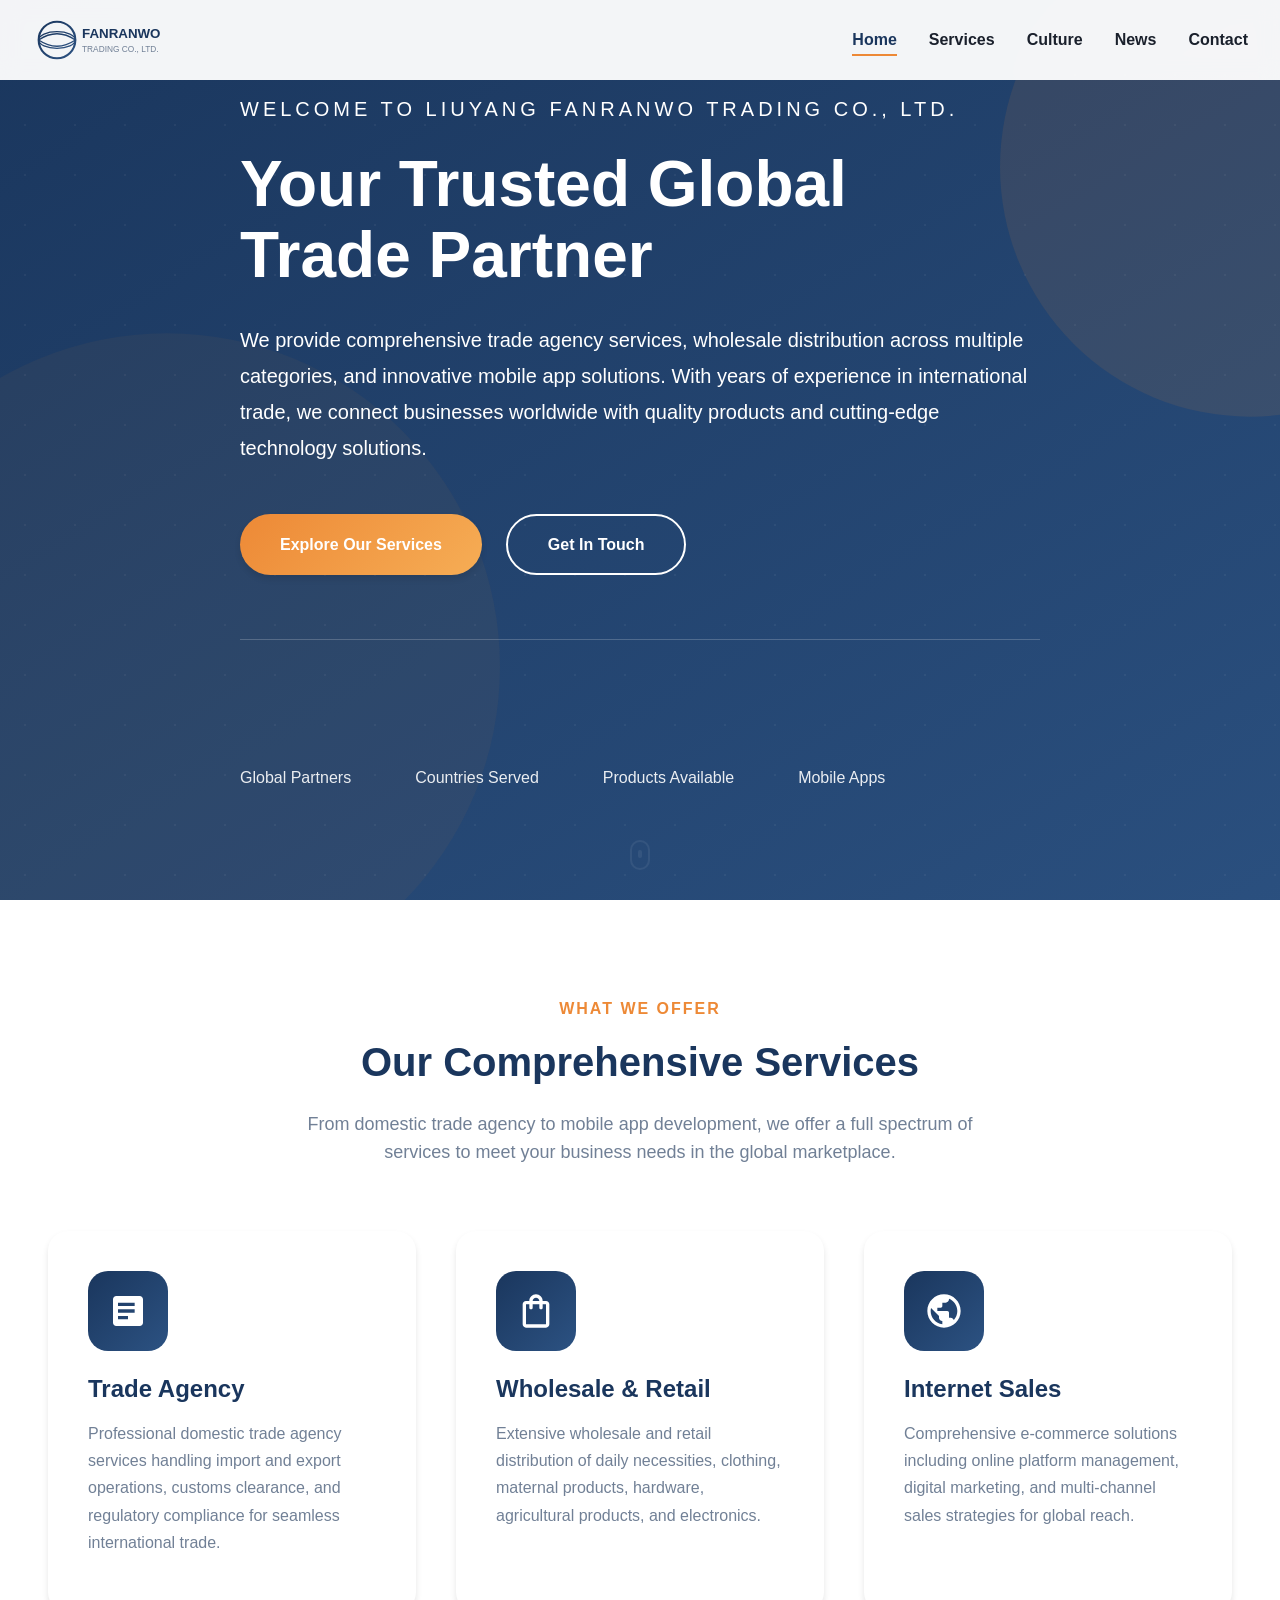
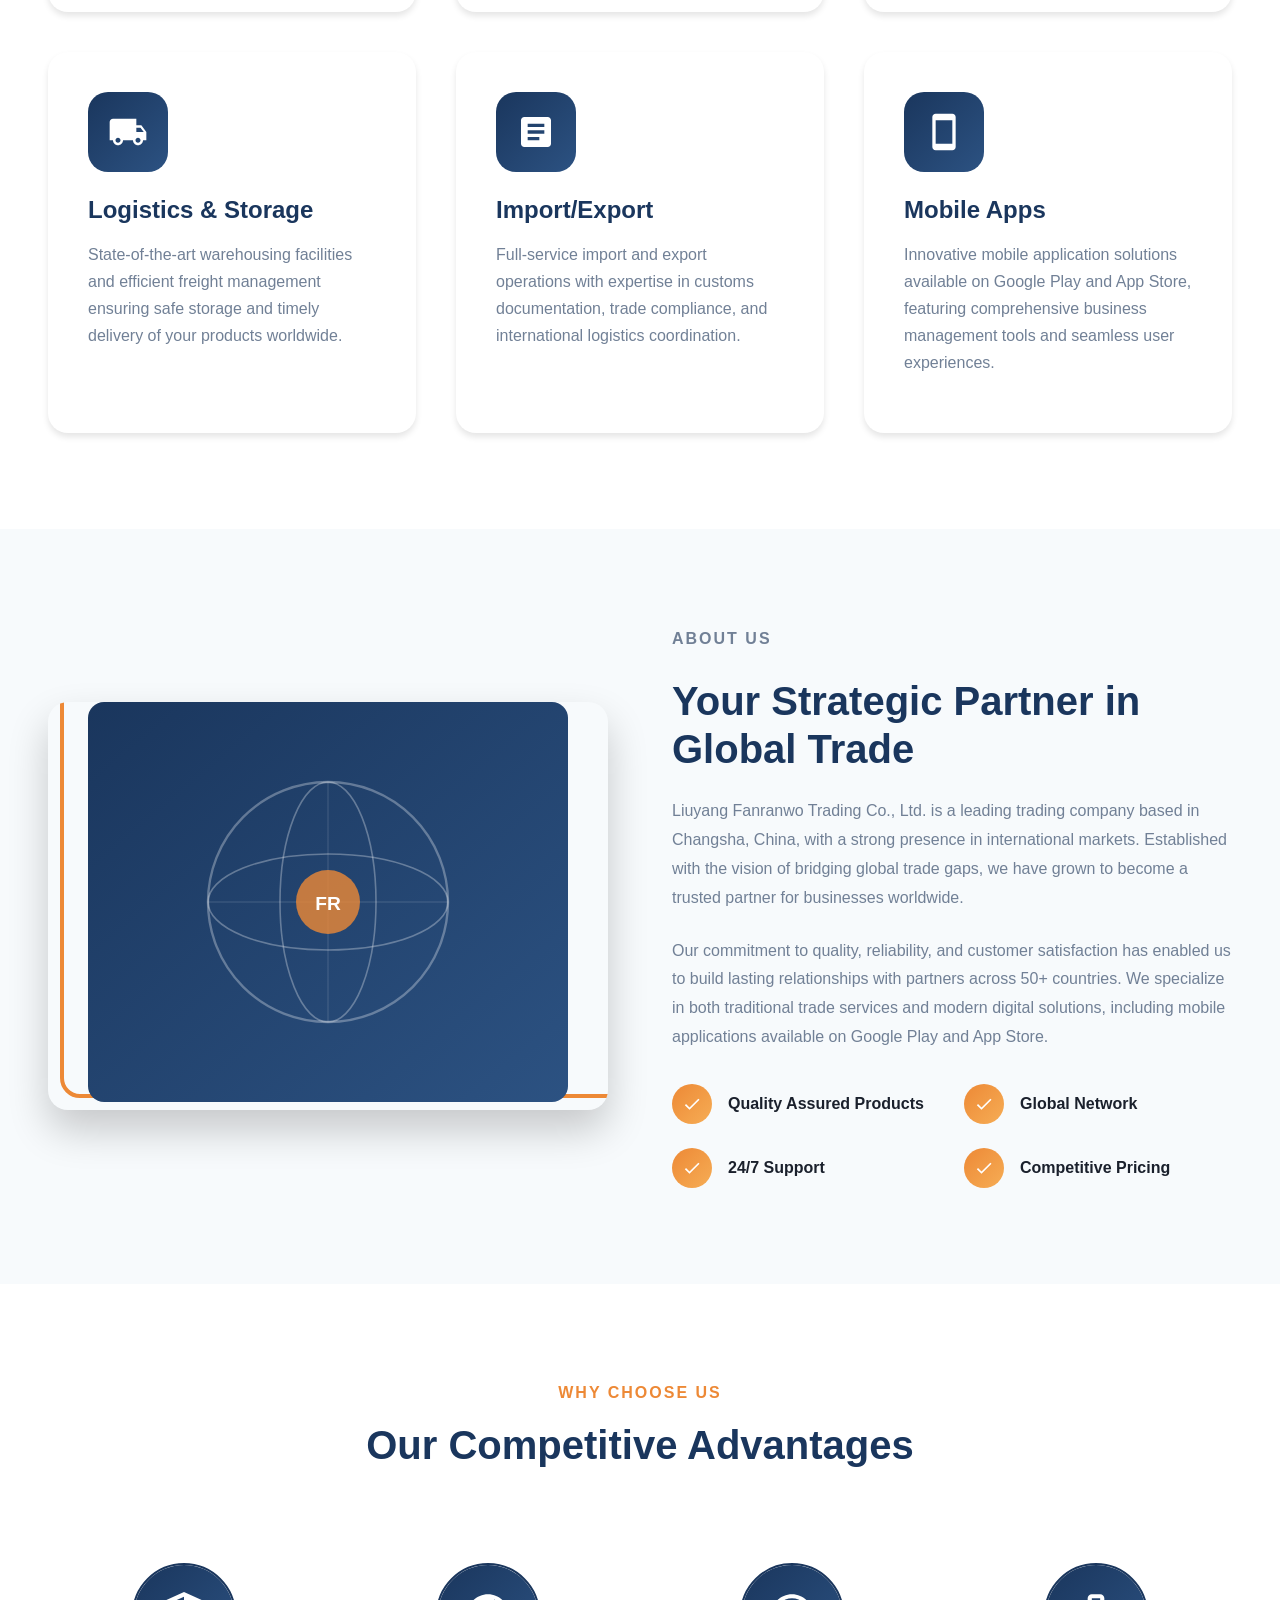
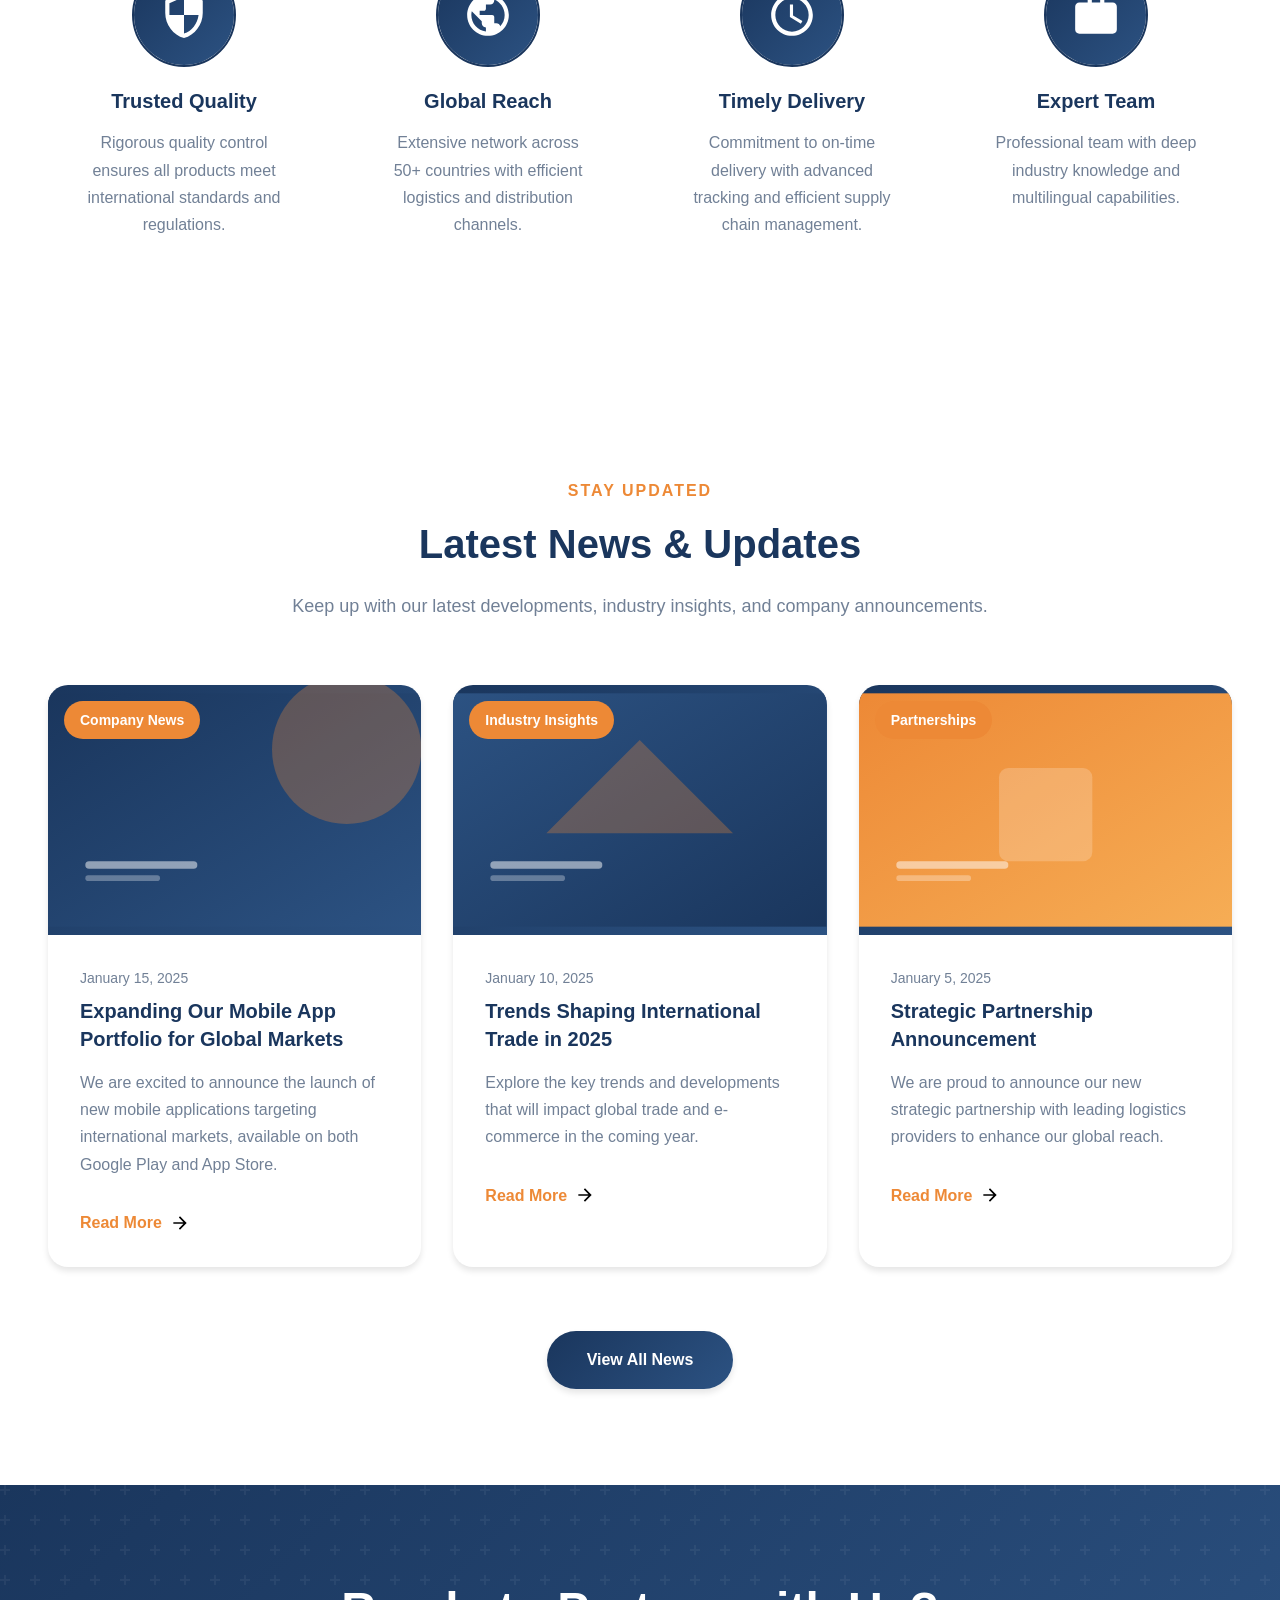
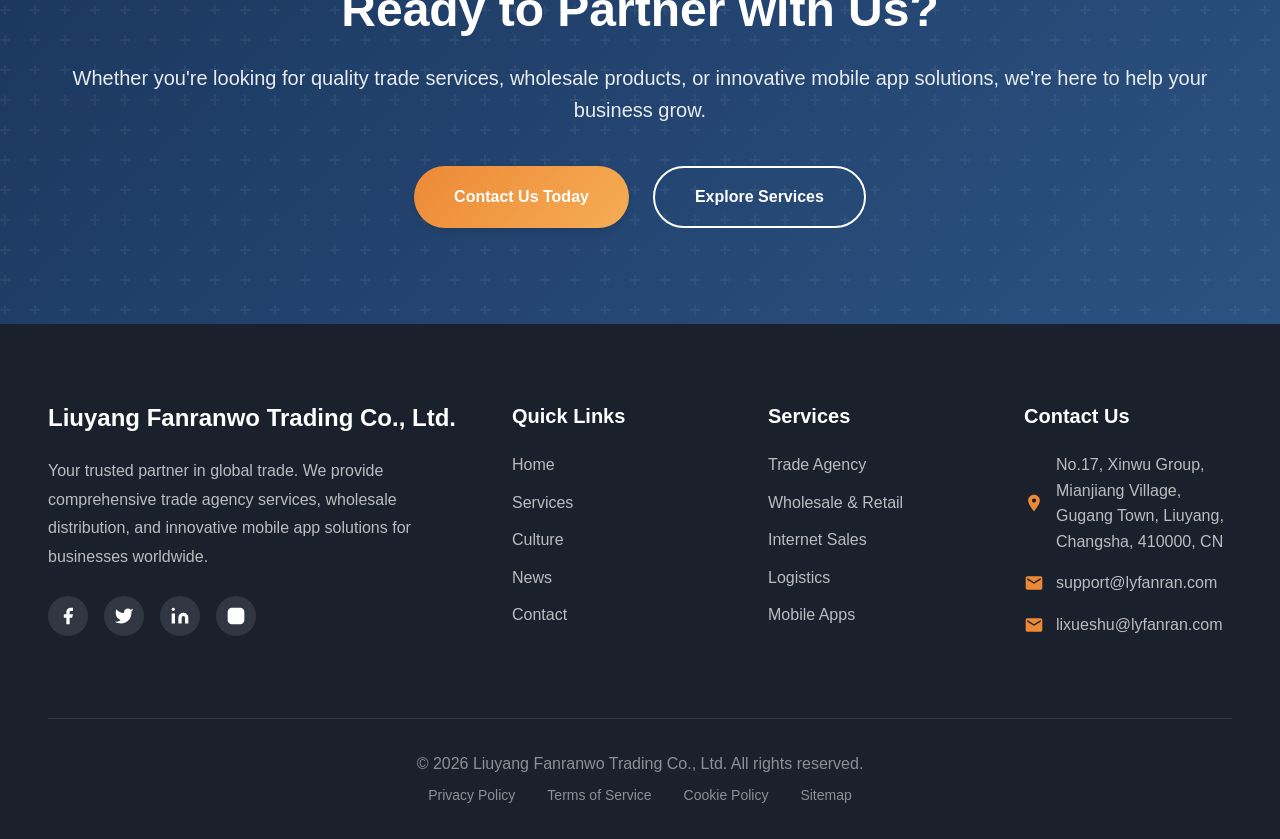
<file: index.html>
<!DOCTYPE html>
<html lang="en">
<head>
    <meta charset="UTF-8">
    <meta name="viewport" content="width=device-width, initial-scale=1.0">
    <meta http-equiv="X-UA-Compatible" content="IE=edge">
    
    <!-- SEO Meta Tags -->
    <title>Liuyang Fanranwo Trading Co., Ltd. - Global Trade & Mobile App Solutions</title>
    <meta name="description" content="Liuyang Fanranwo Trading Co., Ltd. provides comprehensive trade agency services, wholesale distribution, and innovative mobile app solutions for global markets.">
    <meta name="keywords" content="trade agency, wholesale, retail, mobile apps, import export, internet sales, China trading company">
    <meta name="author" content="Liuyang Fanranwo Trading Co., Ltd.">
    <meta name="robots" content="index, follow">
    <link rel="canonical" href="https://lyfanran.com/">
    
    <!-- Open Graph / Facebook -->
    <meta property="og:type" content="website">
    <meta property="og:url" content="https://lyfanran.com/">
    <meta property="og:title" content="Liuyang Fanranwo Trading Co., Ltd. - Global Trade & Mobile App Solutions">
    <meta property="og:description" content="Comprehensive trade agency services, wholesale distribution, and innovative mobile app solutions for global markets.">
    <meta property="og:image" content="https://lyfanran.com/images/og-image.png">
    
    <!-- Twitter -->
    <meta name="twitter:card" content="summary_large_image">
    <meta name="twitter:url" content="https://lyfanran.com/">
    <meta name="twitter:title" content="Liuyang Fanranwo Trading Co., Ltd. - Global Trade & Mobile App Solutions">
    <meta name="twitter:description" content="Comprehensive trade agency services, wholesale distribution, and innovative mobile app solutions for global markets.">
    
    <!-- Favicon -->
    <link rel="icon" type="image/svg+xml" href="images/logo.svg">
    
    <!-- Schema.org Structured Data -->
    <script type="application/ld+json">
    {
        "@context": "https://schema.org",
        "@type": "Organization",
        "name": "Liuyang Fanranwo Trading Co., Ltd.",
        "url": "https://lyfanran.com",
        "logo": "https://lyfanran.com/images/logo.svg",
        "address": {
            "@type": "PostalAddress",
            "streetAddress": "No.17, Xinwu Group, Mianjiang Village, Gugang Town",
            "addressLocality": "Liuyang, Changsha",
            "postalCode": "410000",
            "addressCountry": "CN"
        },
        "contactPoint": {
            "@type": "ContactPoint",
            "email": "support@lyfanran.com",
            "contactType": "Customer Service"
        }
    }
    </script>
    
    <!-- Preconnect to external resources -->
    <link rel="preconnect" href="https://fonts.googleapis.com">
    <link rel="preconnect" href="https://fonts.gstatic.com" crossorigin>
    
    <!-- Stylesheets -->
    <link rel="stylesheet" href="css/main.css">
    <link rel="stylesheet" href="css/animations.css">
    <link rel="stylesheet" href="css/responsive.css">
    
    <!--Alternate languages-->
    <link rel="alternate" hreflang="en" href="https://lyfanran.com/">
</head>
<body>
    <!-- Loading Animation -->
    <div class="loading">
        <div class="loading-spinner"></div>
    </div>

    <!-- Scroll Progress Bar -->
    <div class="scroll-progress"></div>

    <!-- Header -->
    <header>
        <div class="header-container">
            <a href="index.html" class="logo">
                <svg viewBox="0 0 200 60" width="180" height="54">
                    <defs>
                        <linearGradient id="headerLogoGradient" x1="0%" y1="0%" x2="100%" y2="100%">
                            <stop offset="0%" style="stop-color:#1a365d"/>
                            <stop offset="100%" style="stop-color:#2c5282"/>
                        </linearGradient>
                    </defs>
                    <circle cx="30" cy="30" r="22" fill="none" stroke="url(#headerLogoGradient)" stroke-width="2.5"/>
                    <ellipse cx="30" cy="30" rx="22" ry="10" fill="none" stroke="url(#headerLogoGradient)" stroke-width="1.5"/>
                    <line x1="30" y1="8" x2="30" y2="52" stroke="url(#headerLogoGradient)" stroke-width="1.5"/>
                    <path d="M 8 30 Q 30 15, 52 30 Q 30 45, 8 30" fill="none" stroke="url(#headerLogoGradient)" stroke-width="1.5"/>
                    <text x="60" y="28" font-family="Segoe UI, Arial, sans-serif" font-size="16" font-weight="700" fill="#1a365d">FANRANWO</text>
                    <text x="60" y="45" font-family="Segoe UI, Arial, sans-serif" font-size="10" font-weight="400" fill="#718096">TRADING CO., LTD.</text>
                </svg>
            </a>
            
            <nav>
                <ul class="nav-menu">
                    <li><a href="index.html" class="nav-link active">Home</a></li>
                    <li><a href="services.html" class="nav-link">Services</a></li>
                    <li><a href="culture.html" class="nav-link">Culture</a></li>
                    <li><a href="news.html" class="nav-link">News</a></li>
                    <li><a href="contact.html" class="nav-link">Contact</a></li>
                </ul>
                
                <button class="menu-toggle" aria-label="Toggle navigation menu">
                    <span></span>
                    <span></span>
                    <span></span>
                </button>
            </nav>
        </div>
    </header>

    <!-- Hero Section -->
    <section class="hero">
        <div class="hero-bg">
            <svg viewBox="0 0 1920 1080" preserveAspectRatio="xMinYMin slice">
                <defs>
                    <linearGradient id="heroGradient" x1="0%" y1="0%" x2="100%" y2="100%">
                        <stop offset="0%" style="stop-color:#1a365d;stop-opacity:0.9"/>
                        <stop offset="100%" style="stop-color:#2c5282;stop-opacity:0.95"/>
                    </linearGradient>
                    <pattern id="heroPattern" width="60" height="60" patternUnits="userSpaceOnUse">
                        <circle cx="30" cy="30" r="1" fill="rgba(255,255,255,0.1)"/>
                    </pattern>
                </defs>
                <rect width="100%" height="100%" fill="url(#heroGradient)"/>
                <rect width="100%" height="100%" fill="url(#heroPattern)"/>
                <!-- Decorative Elements -->
                <circle cx="1500" cy="200" r="300" fill="rgba(237,137,54,0.1)"/>
                <circle cx="200" cy="800" r="400" fill="rgba(237,137,54,0.05)"/>
                <polygon points="1800,600 1920,800 1920,600" fill="rgba(255,255,255,0.05)"/>
            </svg>
        </div>
        
        <div class="container">
            <div class="hero-content">
                <p class="hero-subtitle">Welcome to Liuyang Fanranwo Trading Co., Ltd.</p>
                <h1 class="hero-title">Your Trusted Global<br>Trade Partner</h1>
                <p class="hero-description">
                    We provide comprehensive trade agency services, wholesale distribution across multiple categories, 
                    and innovative mobile app solutions. With years of experience in international trade, 
                    we connect businesses worldwide with quality products and cutting-edge technology solutions.
                </p>
                <div class="hero-buttons">
                    <a href="services.html" class="btn btn-accent">Explore Our Services</a>
                    <a href="contact.html" class="btn btn-outline">Get In Touch</a>
                </div>
                
                <div class="hero-stats">
                    <div class="stat-item">
                        <div class="stat-number counter" data-target="500" data-suffix="+">0</div>
                        <div class="stat-label">Global Partners</div>
                    </div>
                    <div class="stat-item">
                        <div class="stat-number counter" data-target="50" data-suffix="+">0</div>
                        <div class="stat-label">Countries Served</div>
                    </div>
                    <div class="stat-item">
                        <div class="stat-number counter" data-target="10000" data-suffix="+">0</div>
                        <div class="stat-label">Products Available</div>
                    </div>
                    <div class="stat-item">
                        <div class="stat-number counter" data-target="20" data-suffix="+">0</div>
                        <div class="stat-label">Mobile Apps</div>
                    </div>
                </div>
            </div>
        </div>
        
        <div class="scroll-indicator">
            <span></span>
        </div>
    </section>

    <!-- Services Section -->
    <section id="services" class="services-section">
        <div class="container">
            <div class="section-header reveal">
                <p class="section-subtitle">What We Offer</p>
                <h2 class="section-title">Our Comprehensive Services</h2>
                <p class="section-description">
                    From domestic trade agency to mobile app development, we offer a full spectrum of services 
                    to meet your business needs in the global marketplace.
                </p>
            </div>
            
            <div class="services-grid">
                <article class="service-card reveal" data-delay="100">
                    <div class="service-icon">
                        <svg viewBox="0 0 24 24">
                            <path d="M19 3H5c-1.1 0-2 .9-2 2v14c0 1.1.9 2 2 2h14c1.1 0 2-.9 2-2V5c0-1.1-.9-2-2-2zm-7 14H6v-2h6v2zm4-4H6v-2h10v2zm0-4H6V7h10v2z"/>
                        </svg>
                    </div>
                    <h3 class="service-title">Trade Agency</h3>
                    <p class="service-description">
                        Professional domestic trade agency services handling import and export operations, 
                        customs clearance, and regulatory compliance for seamless international trade.
                    </p>
                </article>
                
                <article class="service-card reveal" data-delay="200">
                    <div class="service-icon">
                        <svg viewBox="0 0 24 24">
                            <path d="M18 6h-2c0-2.21-1.79-4-4-4S8 3.79 8 6H6c-1.1 0-2 .9-2 2v12c0 1.1.9 2 2 2h12c1.1 0 2-.9 2-2V8c0-1.1-.9-2-2-2zm-6-2c1.1 0 2 .9 2 2h-4c0-1.1.9-2 2-2zm6 16H6V8h2v2c0 .55.45 1 1 1s1-.45 1-1V8h4v2c0 .55.45 1 1 1s1-.45 1-1V8h2v12z"/>
                        </svg>
                    </div>
                    <h3 class="service-title">Wholesale & Retail</h3>
                    <p class="service-description">
                        Extensive wholesale and retail distribution of daily necessities, clothing, maternal products, 
                        hardware, agricultural products, and electronics.
                    </p>
                </article>
                
                <article class="service-card reveal" data-delay="300">
                    <div class="service-icon">
                        <svg viewBox="0 0 24 24">
                            <path d="M12 2C6.48 2 2 6.48 2 12s4.48 10 10 10 10-4.48 10-10S17.52 2 12 2zm-1 17.93c-3.95-.49-7-3.85-7-7.93 0-.62.08-1.21.21-1.79L9 15v1c0 1.1.9 2 2 2v1.93zm6.9-2.54c-.26-.81-1-1.39-1.9-1.39h-1v-3c0-.55-.45-1-1-1H8v-2h2c.55 0 1-.45 1-1V7h2c1.1 0 2-.9 2-2v-.41c2.93 1.19 5 4.06 5 7.41 0 2.08-.8 3.97-2.1 5.39z"/>
                        </svg>
                    </div>
                    <h3 class="service-title">Internet Sales</h3>
                    <p class="service-description">
                        Comprehensive e-commerce solutions including online platform management, digital marketing, 
                        and multi-channel sales strategies for global reach.
                    </p>
                </article>
                
                <article class="service-card reveal" data-delay="400">
                    <div class="service-icon">
                        <svg viewBox="0 0 24 24">
                            <path d="M20 8h-3V4H3c-1.1 0-2 .9-2 2v11h2c0 1.66 1.34 3 3 3s3-1.34 3-3h6c0 1.66 1.34 3 3 3s3-1.34 3-3h2v-5l-3-4zM6 18.5c-.83 0-1.5-.67-1.5-1.5s.67-1.5 1.5-1.5 1.5.67 1.5 1.5-.67 1.5-1.5 1.5zm13.5-9l1.96 2.5H17V9.5h2zm-1.5 9c-.83 0-1.5-.67-1.5-1.5s.67-1.5 1.5-1.5 1.5.67 1.5 1.5-.67 1.5-1.5 1.5z"/>
                        </svg>
                    </div>
                    <h3 class="service-title">Logistics & Storage</h3>
                    <p class="service-description">
                        State-of-the-art warehousing facilities and efficient freight management ensuring safe storage 
                        and timely delivery of your products worldwide.
                    </p>
                </article>
                
                <article class="service-card reveal" data-delay="500">
                    <div class="service-icon">
                        <svg viewBox="0 0 24 24">
                            <path d="M19 3H5c-1.1 0-2 .9-2 2v14c0 1.1.9 2 2 2h14c1.1 0 2-.9 2-2V5c0-1.1-.9-2-2-2zm-5 14H7v-2h7v2zm3-4H7v-2h10v2zm0-4H7V7h10v2z"/>
                        </svg>
                    </div>
                    <h3 class="service-title">Import/Export</h3>
                    <p class="service-description">
                        Full-service import and export operations with expertise in customs documentation, 
                        trade compliance, and international logistics coordination.
                    </p>
                </article>
                
                <article class="service-card reveal" data-delay="600">
                    <div class="service-icon">
                        <svg viewBox="0 0 24 24">
                            <path d="M17 1.01L7 1c-1.1 0-2 .9-2 2v18c0 1.1.9 2 2 2h10c1.1 0 2-.9 2-2V3c0-1.1-.9-1.99-2-1.99zM17 19H7V5h10v14z"/>
                        </svg>
                    </div>
                    <h3 class="service-title">Mobile Apps</h3>
                    <p class="service-description">
                        Innovative mobile application solutions available on Google Play and App Store, 
                        featuring comprehensive business management tools and seamless user experiences.
                    </p>
                </article>
            </div>
        </div>
    </section>

    <!-- About Section -->
    <section id="about" class="about-section">
        <div class="container">
            <div class="about-grid">
                <div class="about-image reveal-left">
                    <svg viewBox="0 0 600 500" width="100%" height="400">
                        <defs>
                            <linearGradient id="aboutGradient" x1="0%" y1="0%" x2="100%" y2="100%">
                                <stop offset="0%" style="stop-color:#1a365d"/>
                                <stop offset="100%" style="stop-color:#2c5282"/>
                            </linearGradient>
                        </defs>
                        <rect width="100%" height="100%" fill="url(#aboutGradient)" rx="20"/>
                        <!-- Globe icon representation -->
                        <circle cx="300" cy="250" r="150" fill="none" stroke="rgba(255,255,255,0.3)" stroke-width="3"/>
                        <ellipse cx="300" cy="250" rx="150" ry="60" fill="none" stroke="rgba(255,255,255,0.3)" stroke-width="2"/>
                        <ellipse cx="300" cy="250" rx="60" ry="150" fill="none" stroke="rgba(255,255,255,0.3)" stroke-width="2"/>
                        <!-- Connection lines -->
                        <line x1="150" y1="250" x2="450" y2="250" stroke="rgba(255,255,255,0.2)" stroke-width="1"/>
                        <line x1="300" y1="100" x2="300" y2="400" stroke="rgba(255,255,255,0.2)" stroke-width="1"/>
                        <!-- Accent circle -->
                        <circle cx="300" cy="250" r="40" fill="rgba(237,137,54,0.8)"/>
                        <text x="300" y="260" text-anchor="middle" fill="white" font-size="24" font-weight="bold">FR</text>
                    </svg>
                </div>
                
                <div class="about-content reveal-right">
                    <p class="section-subtitle">About Us</p>
                    <h2>Your Strategic Partner in Global Trade</h2>
                    <p>
                        Liuyang Fanranwo Trading Co., Ltd. is a leading trading company based in Changsha, China, 
                        with a strong presence in international markets. Established with the vision of bridging 
                        global trade gaps, we have grown to become a trusted partner for businesses worldwide.
                    </p>
                    <p>
                        Our commitment to quality, reliability, and customer satisfaction has enabled us to build 
                        lasting relationships with partners across 50+ countries. We specialize in both traditional 
                        trade services and modern digital solutions, including mobile applications available on 
                        Google Play and App Store.
                    </p>
                    
                    <div class="about-features">
                        <div class="about-feature">
                            <div class="about-feature-icon">
                                <svg viewBox="0 0 24 24">
                                    <path d="M9 16.17L4.83 12l-1.42 1.41L9 19 21 7l-1.41-1.41z"/>
                                </svg>
                            </div>
                            <span>Quality Assured Products</span>
                        </div>
                        <div class="about-feature">
                            <div class="about-feature-icon">
                                <svg viewBox="0 0 24 24">
                                    <path d="M9 16.17L4.83 12l-1.42 1.41L9 19 21 7l-1.41-1.41z"/>
                                </svg>
                            </div>
                            <span>Global Network</span>
                        </div>
                        <div class="about-feature">
                            <div class="about-feature-icon">
                                <svg viewBox="0 0 24 24">
                                    <path d="M9 16.17L4.83 12l-1.42 1.41L9 19 21 7l-1.41-1.41z"/>
                                </svg>
                            </div>
                            <span>24/7 Support</span>
                        </div>
                        <div class="about-feature">
                            <div class="about-feature-icon">
                                <svg viewBox="0 0 24 24">
                                    <path d="M9 16.17L4.83 12l-1.42 1.41L9 19 21 7l-1.41-1.41z"/>
                                </svg>
                            </div>
                            <span>Competitive Pricing</span>
                        </div>
                    </div>
                </div>
            </div>
        </div>
    </section>

    <!-- Features Section -->
    <section class="features-section">
        <div class="container">
            <div class="section-header reveal">
                <p class="section-subtitle">Why Choose Us</p>
                <h2 class="section-title">Our Competitive Advantages</h2>
            </div>
            
            <div class="features-grid">
                <div class="feature-card reveal" data-delay="100">
                    <div class="feature-icon">
                        <svg viewBox="0 0 24 24">
                            <path d="M12 1L3 5v6c0 5.55 3.84 10.74 9 12 5.16-1.26 9-6.45 9-12V5l-9-4zm0 10.99h7c-.53 4.12-3.28 7.79-7 8.94V12H5V6.3l7-3.11v8.8z"/>
                        </svg>
                    </div>
                    <h4>Trusted Quality</h4>
                    <p>Rigorous quality control ensures all products meet international standards and regulations.</p>
                </div>
                
                <div class="feature-card reveal" data-delay="200">
                    <div class="feature-icon">
                        <svg viewBox="0 0 24 24">
                            <path d="M12 2C6.48 2 2 6.48 2 12s4.48 10 10 10 10-4.48 10-10S17.52 2 12 2zm-1 17.93c-3.95-.49-7-3.85-7-7.93 0-.62.08-1.21.21-1.79L9 15v1c0 1.1.9 2 2 2v1.93zm6.9-2.54c-.26-.81-1-1.39-1.9-1.39h-1v-3c0-.55-.45-1-1-1H8v-2h2c.55 0 1-.45 1-1V7h2c1.1 0 2-.9 2-2v-.41c2.93 1.19 5 4.06 5 7.41 0 2.08-.8 3.97-2.1 5.39z"/>
                        </svg>
                    </div>
                    <h4>Global Reach</h4>
                    <p>Extensive network across 50+ countries with efficient logistics and distribution channels.</p>
                </div>
                
                <div class="feature-card reveal" data-delay="300">
                    <div class="feature-icon">
                        <svg viewBox="0 0 24 24">
                            <path d="M11.99 2C6.47 2 2 6.48 2 12s4.47 10 9.99 10C17.52 22 22 17.52 22 12S17.52 2 11.99 2zM12 20c-4.42 0-8-3.58-8-8s3.58-8 8-8 8 3.58 8 8-3.58 8-8 8zm.5-13H11v6l5.25 3.15.75-1.23-4.5-2.67z"/>
                        </svg>
                    </div>
                    <h4>Timely Delivery</h4>
                    <p>Commitment to on-time delivery with advanced tracking and efficient supply chain management.</p>
                </div>
                
                <div class="feature-card reveal" data-delay="400">
                    <div class="feature-icon">
                        <svg viewBox="0 0 24 24">
                            <path d="M20 6h-4V4c0-1.11-.89-2-2-2h-4c-1.11 0-2 .89-2 2v2H4c-1.11 0-1.99.89-1.99 2L2 19c0 1.11.89 2 2 2h16c1.11 0 2-.89 2-2V8c0-1.11-.89-2-2-2zm-6 0h-4V4h4v2z"/>
                        </svg>
                    </div>
                    <h4>Expert Team</h4>
                    <p>Professional team with deep industry knowledge and multilingual capabilities.</p>
                </div>
            </div>
        </div>
    </section>

    <!-- News Section -->
    <section id="news" class="news-section">
        <div class="container">
            <div class="section-header reveal">
                <p class="section-subtitle">Stay Updated</p>
                <h2 class="section-title">Latest News & Updates</h2>
                <p class="section-description">
                    Keep up with our latest developments, industry insights, and company announcements.
                </p>
            </div>
            
            <div class="news-grid">
                <article class="news-card reveal" data-delay="100">
                    <div class="news-image">
                        <svg viewBox="0 0 400 250" width="100%" height="100%">
                            <defs>
                                <linearGradient id="newsGradient1" x1="0%" y1="0%" x2="100%" y2="100%">
                                    <stop offset="0%" style="stop-color:#1a365d"/>
                                    <stop offset="100%" style="stop-color:#2c5282"/>
                                </linearGradient>
                            </defs>
                            <rect width="100%" height="100%" fill="url(#newsGradient1)"/>
                            <circle cx="320" cy="60" r="80" fill="rgba(237,137,54,0.3)"/>
                            <rect x="40" y="180" width="120" height="8" fill="rgba(255,255,255,0.5)" rx="4"/>
                            <rect x="40" y="195" width="80" height="6" fill="rgba(255,255,255,0.3)" rx="3"/>
                        </svg>
                        <span class="news-category">Company News</span>
                    </div>
                    <div class="news-content">
                        <p class="news-date">January 15, 2025</p>
                        <h3 class="news-title">Expanding Our Mobile App Portfolio for Global Markets</h3>
                        <p class="news-excerpt">
                            We are excited to announce the launch of new mobile applications targeting 
                            international markets, available on both Google Play and App Store.
                        </p>
                        <a href="news.html" class="news-link">
                            Read More 
                            <svg viewBox="0 0 24 24" width="20" height="20">
                                <path d="M12 4l-1.41 1.41L16.17 11H4v2h12.17l-5.58 5.59L12 20l8-8z"/>
                            </svg>
                        </a>
                    </div>
                </article>
                
                <article class="news-card reveal" data-delay="200">
                    <div class="news-image">
                        <svg viewBox="0 0 400 250" width="100%" height="100%">
                            <defs>
                                <linearGradient id="newsGradient2" x1="0%" y1="0%" x2="100%" y2="100%">
                                    <stop offset="0%" style="stop-color:#2c5282"/>
                                    <stop offset="100%" style="stop-color:#1a365d"/>
                                </linearGradient>
                            </defs>
                            <rect width="100%" height="100%" fill="url(#newsGradient2)"/>
                            <polygon points="200,50 300,150 100,150" fill="rgba(237,137,54,0.3)"/>
                            <rect x="40" y="180" width="120" height="8" fill="rgba(255,255,255,0.5)" rx="4"/>
                            <rect x="40" y="195" width="80" height="6" fill="rgba(255,255,255,0.3)" rx="3"/>
                        </svg>
                        <span class="news-category">Industry Insights</span>
                    </div>
                    <div class="news-content">
                        <p class="news-date">January 10, 2025</p>
                        <h3 class="news-title">Trends Shaping International Trade in 2025</h3>
                        <p class="news-excerpt">
                            Explore the key trends and developments that will impact global trade 
                            and e-commerce in the coming year.
                        </p>
                        <a href="news.html" class="news-link">
                            Read More 
                            <svg viewBox="0 0 24 24" width="20" height="20">
                                <path d="M12 4l-1.41 1.41L16.17 11H4v2h12.17l-5.58 5.59L12 20l8-8z"/>
                            </svg>
                        </a>
                    </div>
                </article>
                
                <article class="news-card reveal" data-delay="300">
                    <div class="news-image">
                        <svg viewBox="0 0 400 250" width="100%" height="100%">
                            <defs>
                                <linearGradient id="newsGradient3" x1="0%" y1="0%" x2="100%" y2="100%">
                                    <stop offset="0%" style="stop-color:#ed8936"/>
                                    <stop offset="100%" style="stop-color:#f6ad55"/>
                                </linearGradient>
                            </defs>
                            <rect width="100%" height="100%" fill="url(#newsGradient3)"/>
                            <rect x="150" y="80" width="100" height="100" fill="rgba(255,255,255,0.2)" rx="10"/>
                            <rect x="40" y="180" width="120" height="8" fill="rgba(255,255,255,0.5)" rx="4"/>
                            <rect x="40" y="195" width="80" height="6" fill="rgba(255,255,255,0.3)" rx="3"/>
                        </svg>
                        <span class="news-category">Partnerships</span>
                    </div>
                    <div class="news-content">
                        <p class="news-date">January 5, 2025</p>
                        <h3 class="news-title">Strategic Partnership Announcement</h3>
                        <p class="news-excerpt">
                            We are proud to announce our new strategic partnership with leading 
                            logistics providers to enhance our global reach.
                        </p>
                        <a href="news.html" class="news-link">
                            Read More 
                            <svg viewBox="0 0 24 24" width="20" height="20">
                                <path d="M12 4l-1.41 1.41L16.17 11H4v2h12.17l-5.58 5.59L12 20l8-8z"/>
                            </svg>
                        </a>
                    </div>
                </article>
            </div>
            
            <div class="text-center mt-4">
                <a href="news.html" class="btn btn-primary">View All News</a>
            </div>
        </div>
    </section>

    <!-- CTA Section -->
    <section class="cta-section">
        <div class="container">
            <div class="cta-content reveal">
                <h2>Ready to Partner with Us?</h2>
                <p>
                    Whether you're looking for quality trade services, wholesale products, 
                    or innovative mobile app solutions, we're here to help your business grow.
                </p>
                <div class="hero-buttons" style="justify-content: center;">
                    <a href="contact.html" class="btn btn-accent">Contact Us Today</a>
                    <a href="services.html" class="btn btn-outline">Explore Services</a>
                </div>
            </div>
        </div>
    </section>

    <!-- Footer -->
    <footer>
        <div class="container">
            <div class="footer-grid">
                <div class="footer-about">
                    <h3>Liuyang Fanranwo Trading Co., Ltd.</h3>
                    <p>
                        Your trusted partner in global trade. We provide comprehensive trade agency services, 
                        wholesale distribution, and innovative mobile app solutions for businesses worldwide.
                    </p>
                    <div class="footer-social">
                        <a href="#" aria-label="Facebook">
                            <svg viewBox="0 0 24 24">
                                <path d="M18 2h-3a5 5 0 0 0-5 5v3H7v4h3v8h4v-8h3l1-4h-4V7a1 1 0 0 1 1-1h3z"/>
                            </svg>
                        </a>
                        <a href="#" aria-label="Twitter">
                            <svg viewBox="0 0 24 24">
                                <path d="M23 3a10.9 10.9 0 0 1-3.14 1.53 4.48 4.48 0 0 0-7.86 3v1A10.66 10.66 0 0 1 3 4s-4 9 5 13a11.64 11.64 0 0 1-7 2c9 5 20 0 20-11.5a4.5 4.5 0 0 0-.08-.83A7.72 7.72 0 0 0 23 3z"/>
                            </svg>
                        </a>
                        <a href="#" aria-label="LinkedIn">
                            <svg viewBox="0 0 24 24">
                                <path d="M16 8a6 6 0 0 1 6 6v7h-4v-7a2 2 0 0 0-2-2 2 2 0 0 0-2 2v7h-4v-7a6 6 0 0 1 6-6z"/>
                                <rect x="2" y="9" width="4" height="12"/>
                                <circle cx="4" cy="4" r="2"/>
                            </svg>
                        </a>
                        <a href="#" aria-label="Instagram">
                            <svg viewBox="0 0 24 24">
                                <rect x="2" y="2" width="20" height="20" rx="5" ry="5"/>
                                <path d="M16 11.37A4 4 0 1 1 12.63 8 4 4 0 0 1 16 11.37z"/>
                                <line x1="17.5" y1="6.5" x2="17.51" y2="6.5"/>
                            </svg>
                        </a>
                    </div>
                </div>
                
                <div class="footer-links">
                    <h4>Quick Links</h4>
                    <ul>
                        <li><a href="index.html">Home</a></li>
                        <li><a href="services.html">Services</a></li>
                        <li><a href="culture.html">Culture</a></li>
                        <li><a href="news.html">News</a></li>
                        <li><a href="contact.html">Contact</a></li>
                    </ul>
                </div>
                
                <div class="footer-links">
                    <h4>Services</h4>
                    <ul>
                        <li><a href="services.html">Trade Agency</a></li>
                        <li><a href="services.html">Wholesale & Retail</a></li>
                        <li><a href="services.html">Internet Sales</a></li>
                        <li><a href="services.html">Logistics</a></li>
                        <li><a href="services.html">Mobile Apps</a></li>
                    </ul>
                </div>
                
                <div class="footer-links footer-contact">
                    <h4>Contact Us</h4>
                    <p>
                        <svg viewBox="0 0 24 24">
                            <path d="M12 2C8.13 2 5 5.13 5 9c0 5.25 7 13 7 13s7-7.75 7-13c0-3.87-3.13-7-7-7zm0 9.5c-1.38 0-2.5-1.12-2.5-2.5s1.12-2.5 2.5-2.5 2.5 1.12 2.5 2.5-1.12 2.5-2.5 2.5z"/>
                        </svg>
                        No.17, Xinwu Group, Mianjiang Village, Gugang Town, Liuyang, Changsha, 410000, CN
                    </p>
                    <p>
                        <svg viewBox="0 0 24 24">
                            <path d="M20 4H4c-1.1 0-1.99.9-1.99 2L2 18c0 1.1.9 2 2 2h16c1.1 0 2-.9 2-2V6c0-1.1-.9-2-2-2zm0 4l-8 5-8-5V6l8 5 8-5v2z"/>
                        </svg>
                        support@lyfanran.com
                    </p>
                    <p>
                        <svg viewBox="0 0 24 24">
                            <path d="M20 4H4c-1.1 0-1.99.9-1.99 2L2 18c0 1.1.9 2 2 2h16c1.1 0 2-.9 2-2V6c0-1.1-.9-2-2-2zm0 4l-8 5-8-5V6l8 5 8-5v2z"/>
                        </svg>
                        lixueshu@lyfanran.com
                    </p>
                </div>
            </div>
            
            <div class="footer-bottom">
                <p>&copy; <span class="current-year">2025</span> Liuyang Fanranwo Trading Co., Ltd. All rights reserved.</p>
                <div class="footer-bottom-links">
                    <a href="privacy.html">Privacy Policy</a>
                    <a href="terms.html">Terms of Service</a>
                    <a href="privacy.html">Cookie Policy</a>
                    <a href="contact.html">Sitemap</a>
                </div>
            </div>
        </div>
    </footer>

    <!-- Back to Top Button -->
    <button class="back-to-top" aria-label="Back to top">
        <svg viewBox="0 0 24 24">
            <path d="M12 4l-1.41 1.41L16.17 11H4v2h12.17l-5.58 5.59L12 20l8-8z"/>
        </svg>
    </button>

    <!-- JavaScript -->
    <script src="js/main.js"></script>
    <script src="js/animations.js"></script>
    <script src="js/form.js"></script>
</body>
</html>
</file>
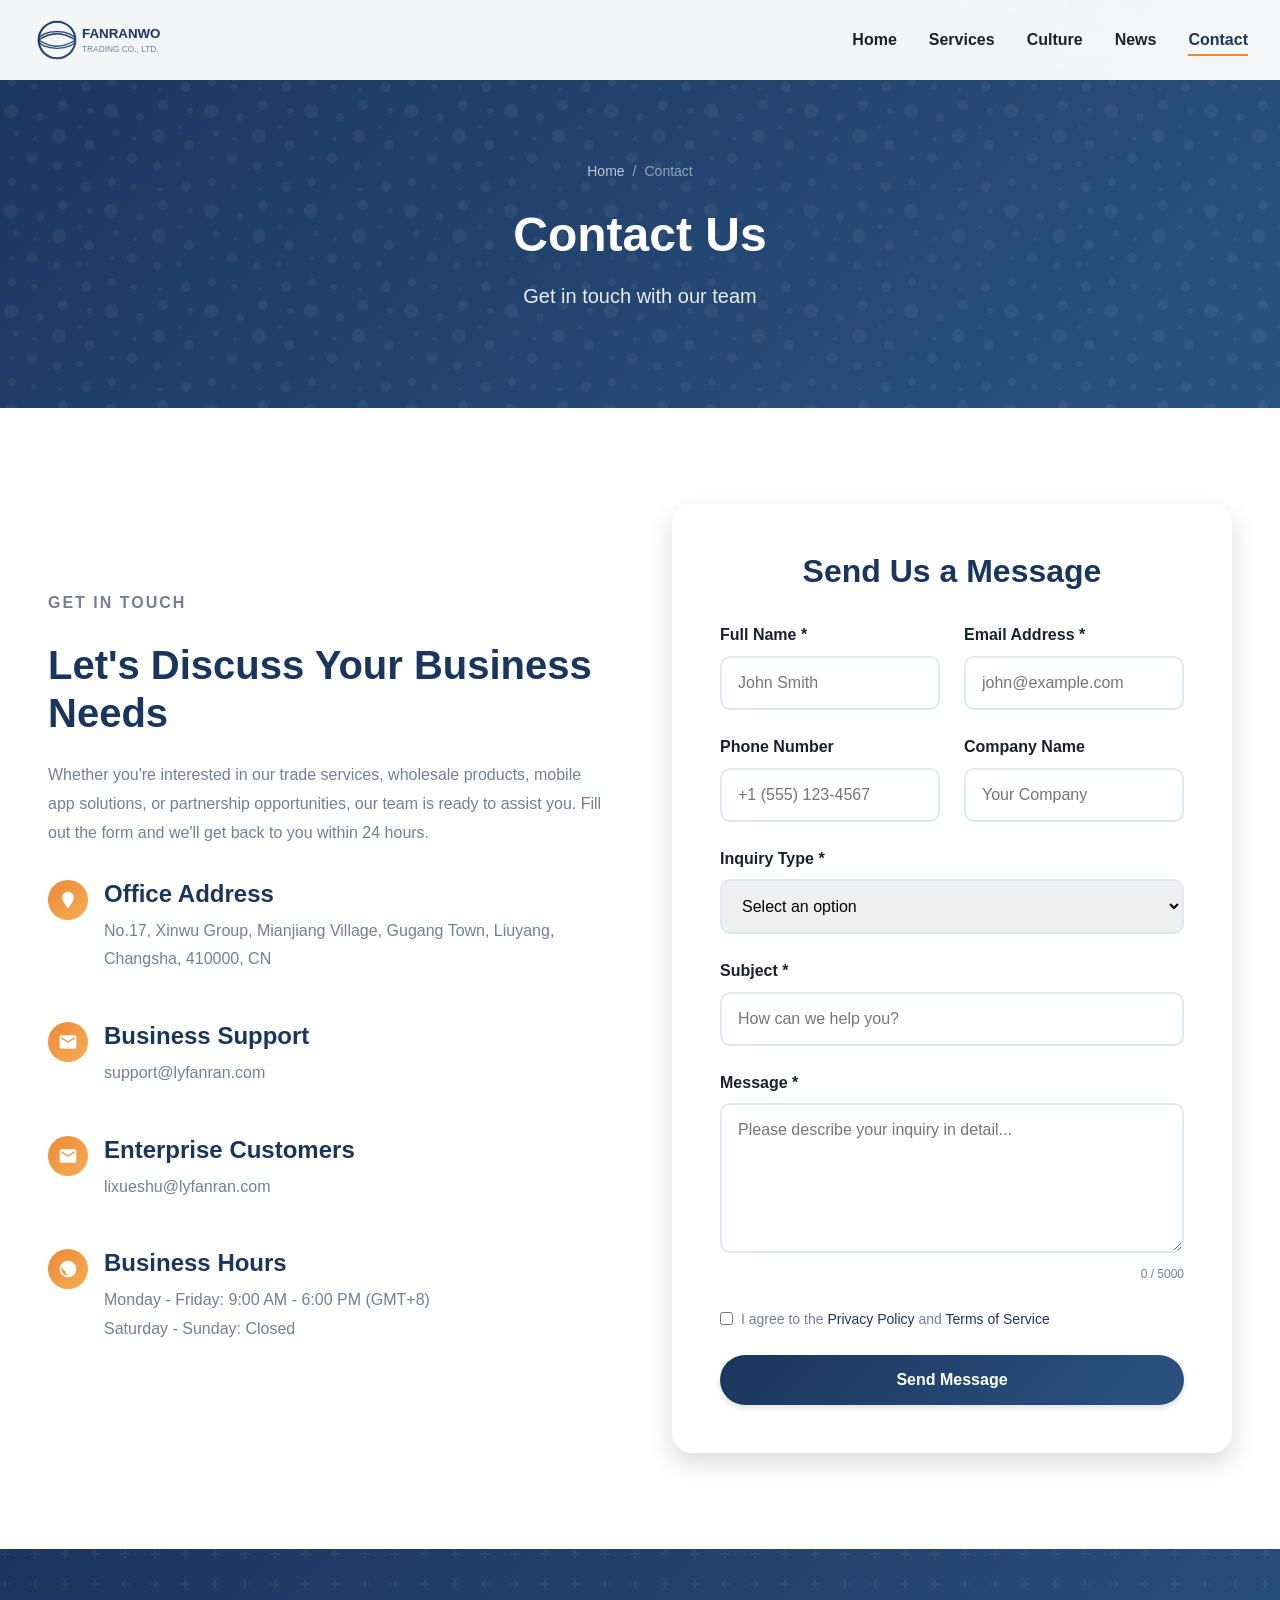
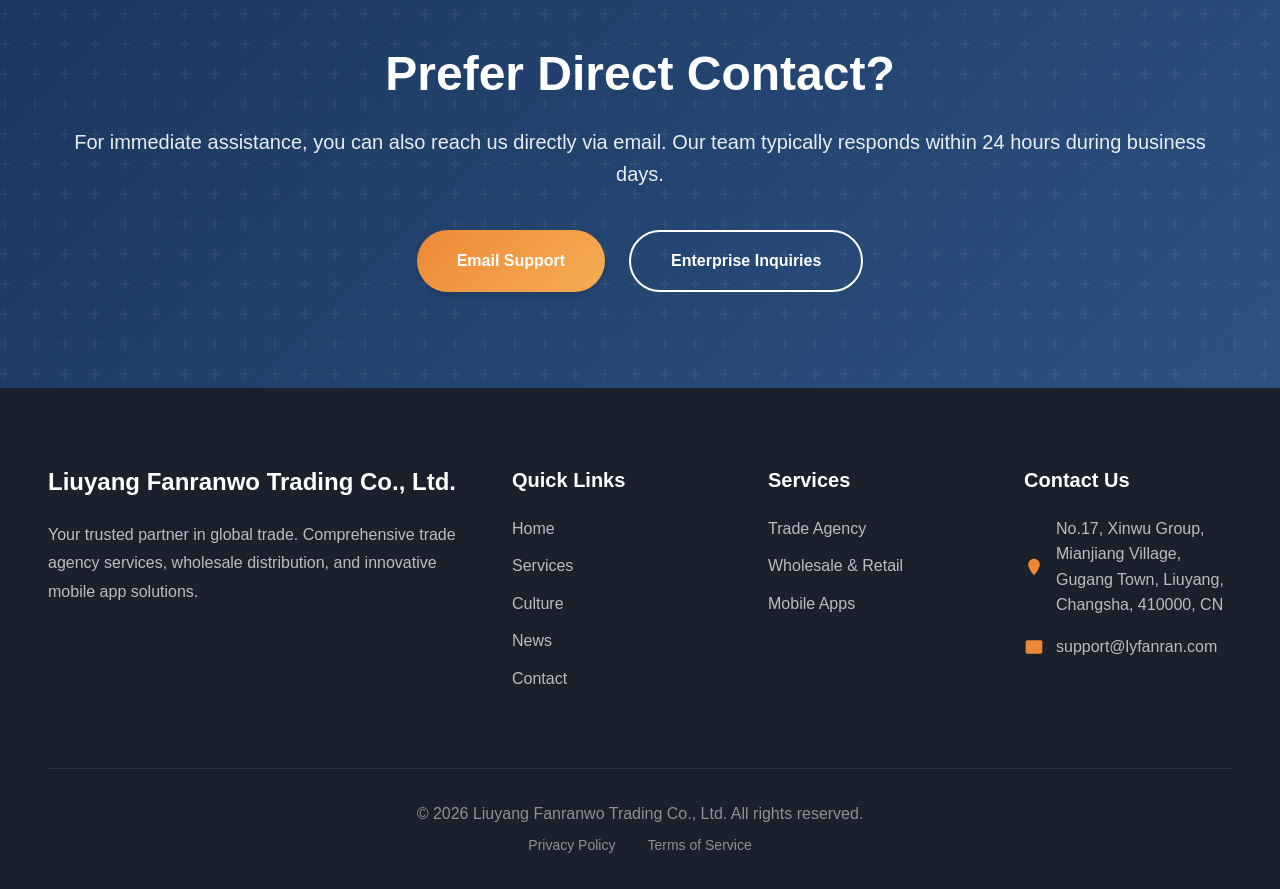
<file: contact.html>
<!DOCTYPE html>
<html lang="en">
<head>
    <meta charset="UTF-8">
    <meta name="viewport" content="width=device-width, initial-scale=1.0">
    <title>Contact Us - Liuyang Fanranwo Trading Co., Ltd.</title>
    <meta name="description" content="Get in touch with Liuyang Fanranwo Trading Co., Ltd. Contact us for business inquiries, partnerships, and support.">
    <meta name="robots" content="index, follow">
    <link rel="canonical" href="https://lyfanran.com/contact.html">
    <link rel="icon" type="image/svg+xml" href="images/logo.svg">
    <link rel="stylesheet" href="css/main.css">
    <link rel="stylesheet" href="css/animations.css">
    <link rel="stylesheet" href="css/responsive.css">
</head>
<body>
    <div class="loading"><div class="loading-spinner"></div></div>
    <div class="scroll-progress"></div>
    <header>
        <div class="header-container">
            <a href="index.html" class="logo">
                <svg viewBox="0 0 200 60" width="180" height="54">
                    <defs>
                        <linearGradient id="headerLogoGradient" x1="0%" y1="0%" x2="100%" y2="100%">
                            <stop offset="0%" style="stop-color:#1a365d"/>
                            <stop offset="100%" style="stop-color:#2c5282"/>
                        </linearGradient>
                    </defs>
                    <circle cx="30" cy="30" r="22" fill="none" stroke="url(#headerLogoGradient)" stroke-width="2.5"/>
                    <ellipse cx="30" cy="30" rx="22" ry="10" fill="none" stroke="url(#headerLogoGradient)" stroke-width="1.5"/>
                    <line x1="30" y1="8" x2="30" y2="52" stroke="url(#headerLogoGradient)" stroke-width="1.5"/>
                    <path d="M 8 30 Q 30 15, 52 30 Q 30 45, 8 30" fill="none" stroke="url(#headerLogoGradient)" stroke-width="1.5"/>
                    <text x="60" y="28" font-family="Segoe UI, Arial, sans-serif" font-size="16" font-weight="700" fill="#1a365d">FANRANWO</text>
                    <text x="60" y="45" font-family="Segoe UI, Arial, sans-serif" font-size="10" font-weight="400" fill="#718096">TRADING CO., LTD.</text>
                </svg>
            </a>
            <nav>
                <ul class="nav-menu">
                    <li><a href="index.html" class="nav-link">Home</a></li>
                    <li><a href="services.html" class="nav-link">Services</a></li>
                    <li><a href="culture.html" class="nav-link">Culture</a></li>
                    <li><a href="news.html" class="nav-link">News</a></li>
                    <li><a href="contact.html" class="nav-link active">Contact</a></li>
                </ul>
                <button class="menu-toggle" aria-label="Toggle navigation menu">
                    <span></span><span></span><span></span>
                </button>
            </nav>
        </div>
    </header>

    <section class="page-header">
        <div class="page-header-content">
            <div class="breadcrumb">
                <a href="index.html">Home</a><span>/</span><span>Contact</span>
            </div>
            <h1>Contact Us</h1>
            <p>Get in touch with our team</p>
        </div>
    </section>

    <section class="contact-section">
        <div class="container">
            <div class="about-grid">
                <div class="about-content reveal-left">
                    <p class="section-subtitle">Get In Touch</p>
                    <h2>Let's Discuss Your Business Needs</h2>
                    <p>Whether you're interested in our trade services, wholesale products, mobile app solutions, or partnership opportunities, our team is ready to assist you. Fill out the form and we'll get back to you within 24 hours.</p>
                    
                    <div style="margin-top: 2rem;">
                        <div style="display: flex; align-items: flex-start; gap: 1rem; margin-bottom: 1.5rem;">
                            <div class="about-feature-icon">
                                <svg viewBox="0 0 24 24"><path d="M12 2C8.13 2 5 5.13 5 9c0 5.25 7 13 7 13s7-7.75 7-13c0-3.87-3.13-7-7-7z"/></svg>
                            </div>
                            <div>
                                <h4 style="color: var(--primary-color); margin-bottom: 0.5rem;">Office Address</h4>
                                <p style="color: var(--text-light);">No.17, Xinwu Group, Mianjiang Village, Gugang Town, Liuyang, Changsha, 410000, CN</p>
                            </div>
                        </div>
                        
                        <div style="display: flex; align-items: flex-start; gap: 1rem; margin-bottom: 1.5rem;">
                            <div class="about-feature-icon">
                                <svg viewBox="0 0 24 24"><path d="M20 4H4c-1.1 0-2 .9-2 2v12c0 1.1.9 2 2 2h16c1.1 0 2-.9 2-2V6c0-1.1-.9-2-2-2zm0 4l-8 5-8-5V6l8 5 8-5v2z"/></svg>
                            </div>
                            <div>
                                <h4 style="color: var(--primary-color); margin-bottom: 0.5rem;">Business Support</h4>
                                <p style="color: var(--text-light);">support@lyfanran.com</p>
                            </div>
                        </div>
                        
                        <div style="display: flex; align-items: flex-start; gap: 1rem; margin-bottom: 1.5rem;">
                            <div class="about-feature-icon">
                                <svg viewBox="0 0 24 24"><path d="M20 4H4c-1.1 0-2 .9-2 2v12c0 1.1.9 2 2 2h16c1.1 0 2-.9 2-2V6c0-1.1-.9-2-2-2zm0 4l-8 5-8-5V6l8 5 8-5v2z"/></svg>
                            </div>
                            <div>
                                <h4 style="color: var(--primary-color); margin-bottom: 0.5rem;">Enterprise Customers</h4>
                                <p style="color: var(--text-light);">lixueshu@lyfanran.com</p>
                            </div>
                        </div>
                        
                        <div style="display: flex; align-items: flex-start; gap: 1rem;">
                            <div class="about-feature-icon">
                                <svg viewBox="0 0 24 24"><path d="M12 2C6.48 2 2 6.48 2 12s4.48 10 10 10 10-4.48 10-10S17.52 2 12 2zm-1 17.93c-3.95-.49-7-3.85-7-7.93 0-.62.08-1.21.21-1.79L9 15v1c0 1.1.9 2 2 2v1.93z"/></svg>
                            </div>
                            <div>
                                <h4 style="color: var(--primary-color); margin-bottom: 0.5rem;">Business Hours</h4>
                                <p style="color: var(--text-light);">Monday - Friday: 9:00 AM - 6:00 PM (GMT+8)<br>Saturday - Sunday: Closed</p>
                            </div>
                        </div>
                    </div>
                </div>
                
                <div class="reveal-right">
                    <form class="contact-form" data-validate>
                        <h3 style="color: var(--primary-color); margin-bottom: 2rem; text-align: center;">Send Us a Message</h3>
                        
                        <div class="form-row">
                            <div class="form-group">
                                <label for="name">Full Name *</label>
                                <input type="text" id="name" name="name" required placeholder="John Smith">
                            </div>
                            <div class="form-group">
                                <label for="email">Email Address *</label>
                                <input type="email" id="email" name="email" required placeholder="john@example.com">
                            </div>
                        </div>
                        
                        <div class="form-row">
                            <div class="form-group">
                                <label for="phone">Phone Number</label>
                                <input type="tel" id="phone" name="phone" placeholder="+1 (555) 123-4567">
                            </div>
                            <div class="form-group">
                                <label for="company">Company Name</label>
                                <input type="text" id="company" name="company" placeholder="Your Company">
                            </div>
                        </div>
                        
                        <div class="form-group">
                            <label for="inquiryType">Inquiry Type *</label>
                            <select id="inquiryType" name="inquiryType" required>
                                <option value="">Select an option</option>
                                <option value="trade-agency">Trade Agency Services</option>
                                <option value="wholesale">Wholesale & Retail</option>
                                <option value="mobile-apps">Mobile App Solutions</option>
                                <option value="partnership">Business Partnership</option>
                                <option value="support">General Support</option>
                                <option value="other">Other</option>
                            </select>
                        </div>
                        
                        <div class="form-group">
                            <label for="subject">Subject *</label>
                            <input type="text" id="subject" name="subject" required placeholder="How can we help you?">
                        </div>
                        
                        <div class="form-group">
                            <label for="message">Message *</label>
                            <textarea id="message" name="message" required rows="5" placeholder="Please describe your inquiry in detail..."></textarea>
                        </div>
                        
                        <div class="form-group">
                            <label style="display: flex; align-items: flex-start; gap: 0.5rem; cursor: pointer;">
                                <input type="checkbox" name="privacy" required style="width: auto; margin-top: 0.25rem;">
                                <span style="font-weight: 400; font-size: 0.875rem; color: var(--text-light);">I agree to the <a href="privacy.html" style="color: var(--primary-color);">Privacy Policy</a> and <a href="terms.html" style="color: var(--primary-color);">Terms of Service</a></span>
                            </label>
                        </div>
                        
                        <button type="submit" class="btn btn-primary" style="width: 100%;">Send Message</button>
                    </form>
                </div>
            </div>
        </div>
    </section>

    <section class="cta-section">
        <div class="container">
            <div class="cta-content reveal">
                <h2>Prefer Direct Contact?</h2>
                <p>For immediate assistance, you can also reach us directly via email. Our team typically responds within 24 hours during business days.</p>
                <div class="hero-buttons" style="justify-content: center;">
                    <a href="mailto:support@lyfanran.com" class="btn btn-accent">Email Support</a>
                    <a href="mailto:lixueshu@lyfanran.com" class="btn btn-outline">Enterprise Inquiries</a>
                </div>
            </div>
        </div>
    </section>

    <footer>
        <div class="container">
            <div class="footer-grid">
                <div class="footer-about">
                    <h3>Liuyang Fanranwo Trading Co., Ltd.</h3>
                    <p>Your trusted partner in global trade. Comprehensive trade agency services, wholesale distribution, and innovative mobile app solutions.</p>
                </div>
                <div class="footer-links">
                    <h4>Quick Links</h4>
                    <ul>
                        <li><a href="index.html">Home</a></li>
                        <li><a href="services.html">Services</a></li>
                        <li><a href="culture.html">Culture</a></li>
                        <li><a href="news.html">News</a></li>
                        <li><a href="contact.html">Contact</a></li>
                    </ul>
                </div>
                <div class="footer-links">
                    <h4>Services</h4>
                    <ul>
                        <li><a href="services.html">Trade Agency</a></li>
                        <li><a href="services.html">Wholesale & Retail</a></li>
                        <li><a href="services.html">Mobile Apps</a></li>
                    </ul>
                </div>
                <div class="footer-links footer-contact">
                    <h4>Contact Us</h4>
                    <p><svg viewBox="0 0 24 24"><path d="M12 2C8.13 2 5 5.13 5 9c0 5.25 7 13 7 13s7-7.75 7-13c0-3.87-3.13-7-7-7z"/></svg>No.17, Xinwu Group, Mianjiang Village, Gugang Town, Liuyang, Changsha, 410000, CN</p>
                    <p><svg viewBox="0 0 24 24"><path d="M20 4H4c-1.1 0-2 .9-2 2v12c0 1.1.9 2 2 2h16c1.1 0 2-.9 2-2V6c0-1.1-.9-2-2-2z"/></svg>support@lyfanran.com</p>
                </div>
            </div>
            <div class="footer-bottom">
                <p>&copy; <span class="current-year">2025</span> Liuyang Fanranwo Trading Co., Ltd. All rights reserved.</p>
                <div class="footer-bottom-links">
                    <a href="privacy.html">Privacy Policy</a>
                    <a href="terms.html">Terms of Service</a>
                </div>
            </div>
        </div>
    </footer>
    <button class="back-to-top" aria-label="Back to top"><svg viewBox="0 0 24 24"><path d="M12 4l-1.41 1.41L16.17 11H4v2h12.17l-5.58 5.59L12 20l8-8z"/></svg></button>
    <script src="js/main.js"></script>
    <script src="js/animations.js"></script>
    <script src="js/form.js"></script>
</body>
</html>
</file>
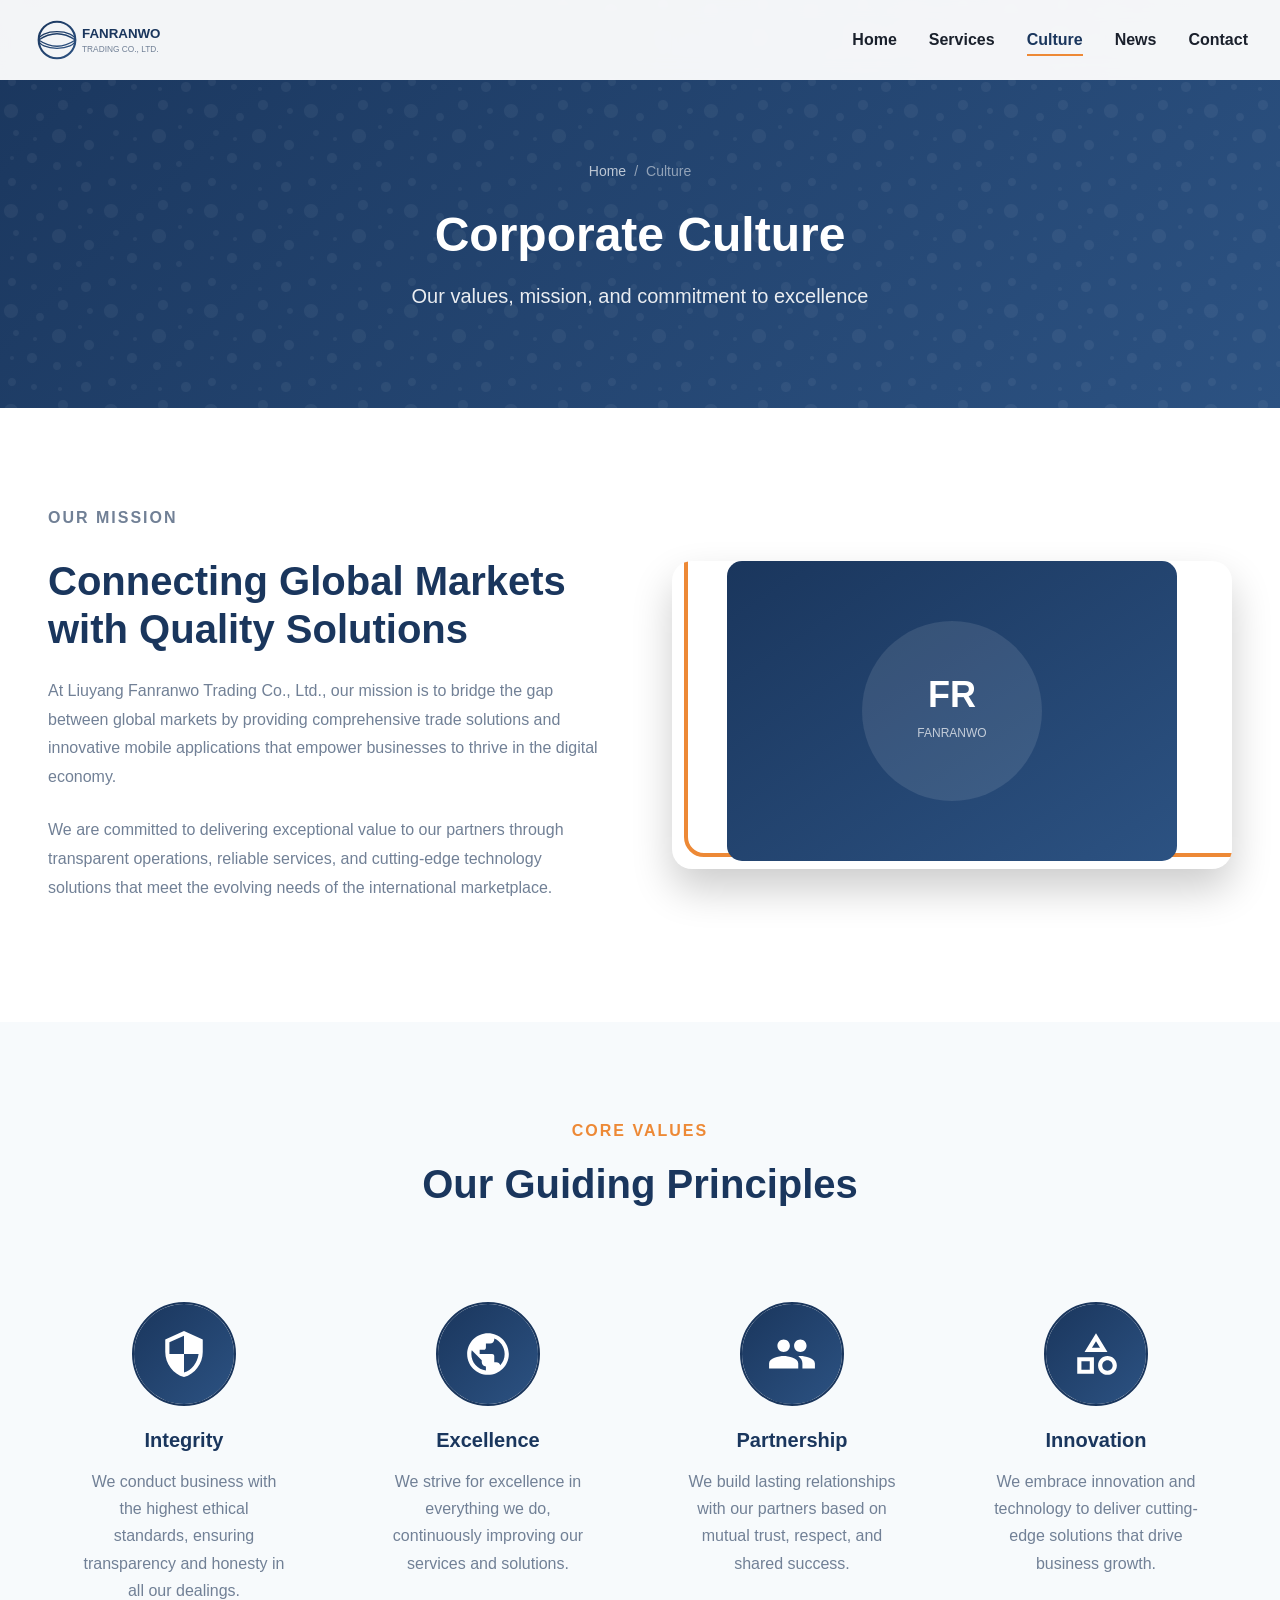
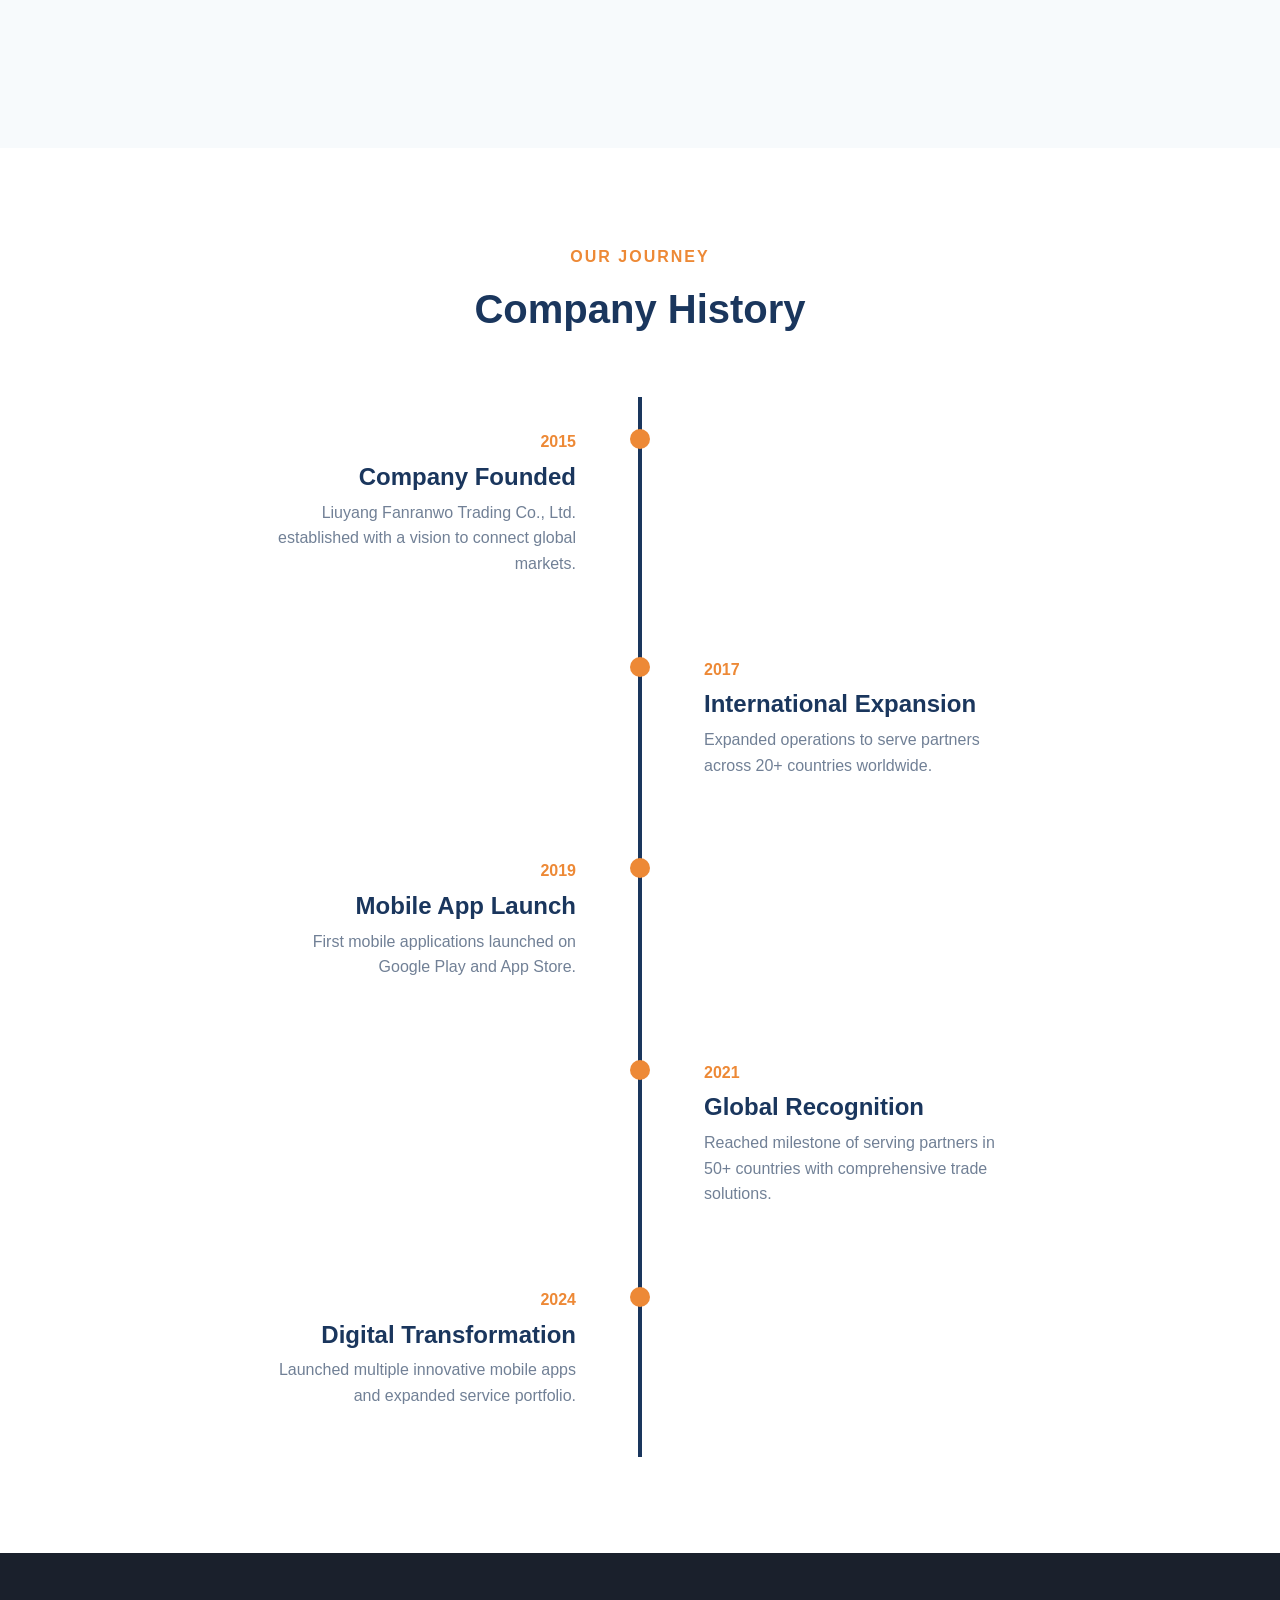
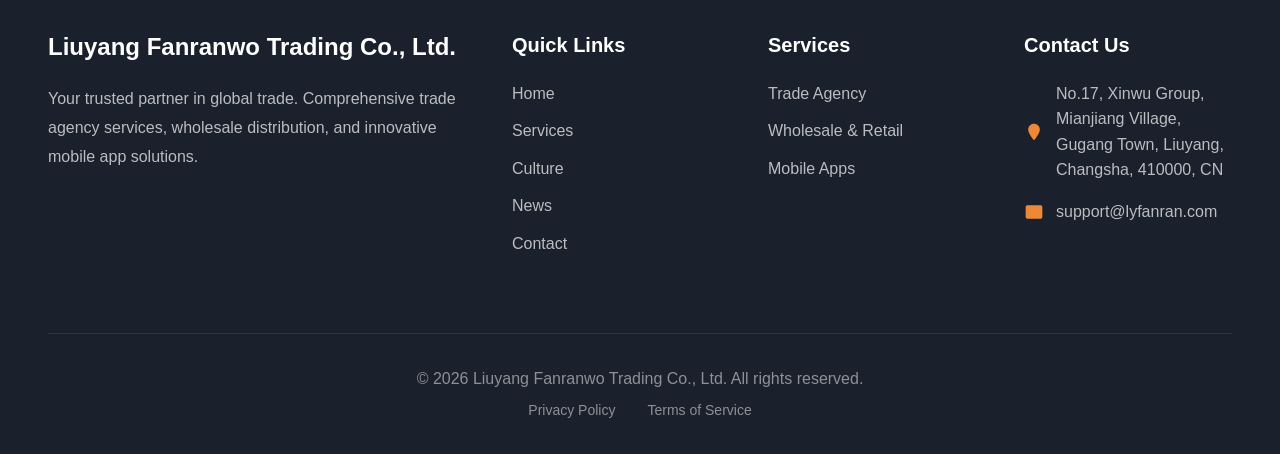
<file: culture.html>
<!DOCTYPE html>
<html lang="en">
<head>
    <meta charset="UTF-8">
    <meta name="viewport" content="width=device-width, initial-scale=1.0">
    <title>Corporate Culture - Liuyang Fanranwo Trading Co., Ltd.</title>
    <meta name="description" content="Discover the corporate culture, values, and mission of Liuyang Fanranwo Trading Co., Ltd.">
    <meta name="robots" content="index, follow">
    <link rel="canonical" href="https://lyfanran.com/culture.html">
    <link rel="icon" type="image/svg+xml" href="images/logo.svg">
    <link rel="stylesheet" href="css/main.css">
    <link rel="stylesheet" href="css/animations.css">
    <link rel="stylesheet" href="css/responsive.css">
</head>
<body>
    <div class="loading"><div class="loading-spinner"></div></div>
    <div class="scroll-progress"></div>
    <header>
        <div class="header-container">
            <a href="index.html" class="logo">
                <svg viewBox="0 0 200 60" width="180" height="54">
                    <defs>
                        <linearGradient id="headerLogoGradient" x1="0%" y1="0%" x2="100%" y2="100%">
                            <stop offset="0%" style="stop-color:#1a365d"/>
                            <stop offset="100%" style="stop-color:#2c5282"/>
                        </linearGradient>
                    </defs>
                    <circle cx="30" cy="30" r="22" fill="none" stroke="url(#headerLogoGradient)" stroke-width="2.5"/>
                    <ellipse cx="30" cy="30" rx="22" ry="10" fill="none" stroke="url(#headerLogoGradient)" stroke-width="1.5"/>
                    <line x1="30" y1="8" x2="30" y2="52" stroke="url(#headerLogoGradient)" stroke-width="1.5"/>
                    <path d="M 8 30 Q 30 15, 52 30 Q 30 45, 8 30" fill="none" stroke="url(#headerLogoGradient)" stroke-width="1.5"/>
                    <text x="60" y="28" font-family="Segoe UI, Arial, sans-serif" font-size="16" font-weight="700" fill="#1a365d">FANRANWO</text>
                    <text x="60" y="45" font-family="Segoe UI, Arial, sans-serif" font-size="10" font-weight="400" fill="#718096">TRADING CO., LTD.</text>
                </svg>
            </a>
            <nav>
                <ul class="nav-menu">
                    <li><a href="index.html" class="nav-link">Home</a></li>
                    <li><a href="services.html" class="nav-link">Services</a></li>
                    <li><a href="culture.html" class="nav-link active">Culture</a></li>
                    <li><a href="news.html" class="nav-link">News</a></li>
                    <li><a href="contact.html" class="nav-link">Contact</a></li>
                </ul>
                <button class="menu-toggle" aria-label="Toggle navigation menu">
                    <span></span><span></span><span></span>
                </button>
            </nav>
        </div>
    </header>

    <section class="page-header">
        <div class="page-header-content">
            <div class="breadcrumb">
                <a href="index.html">Home</a><span>/</span><span>Culture</span>
            </div>
            <h1>Corporate Culture</h1>
            <p>Our values, mission, and commitment to excellence</p>
        </div>
    </section>

    <section class="mission-section">
        <div class="container">
            <div class="about-grid">
                <div class="about-content reveal-left">
                    <p class="section-subtitle">Our Mission</p>
                    <h2>Connecting Global Markets with Quality Solutions</h2>
                    <p>At Liuyang Fanranwo Trading Co., Ltd., our mission is to bridge the gap between global markets by providing comprehensive trade solutions and innovative mobile applications that empower businesses to thrive in the digital economy.</p>
                    <p>We are committed to delivering exceptional value to our partners through transparent operations, reliable services, and cutting-edge technology solutions that meet the evolving needs of the international marketplace.</p>
                </div>
                <div class="about-image reveal-right">
                    <svg viewBox="0 0 600 400" width="100%" height="300">
                        <defs>
                            <linearGradient id="missionGradient" x1="0%" y1="0%" x2="100%" y2="100%">
                                <stop offset="0%" style="stop-color:#1a365d"/>
                                <stop offset="100%" style="stop-color:#2c5282"/>
                            </linearGradient>
                        </defs>
                        <rect width="100%" height="100%" fill="url(#missionGradient)" rx="20"/>
                        <circle cx="300" cy="200" r="120" fill="rgba(255,255,255,0.1)"/>
                        <text x="300" y="195" text-anchor="middle" fill="white" font-size="48" font-weight="bold">FR</text>
                        <text x="300" y="235" text-anchor="middle" fill="rgba(255,255,255,0.7)" font-size="16">FANRANWO</text>
                    </svg>
                </div>
            </div>
        </div>
    </section>

    <section class="values-section" style="background: var(--bg-light);">
        <div class="container">
            <div class="section-header reveal">
                <p class="section-subtitle">Core Values</p>
                <h2 class="section-title">Our Guiding Principles</h2>
            </div>
            <div class="features-grid">
                <div class="feature-card reveal" data-delay="100">
                    <div class="feature-icon">
                        <svg viewBox="0 0 24 24"><path d="M12 1L3 5v6c0 5.55 3.84 10.74 9 12 5.16-1.26 9-6.45 9-12V5l-9-4zm0 10.99h7c-.53 4.12-3.28 7.79-7 8.94V12H5V6.3l7-3.11v8.8z"/></svg>
                    </div>
                    <h4>Integrity</h4>
                    <p>We conduct business with the highest ethical standards, ensuring transparency and honesty in all our dealings.</p>
                </div>
                <div class="feature-card reveal" data-delay="200">
                    <div class="feature-icon">
                        <svg viewBox="0 0 24 24"><path d="M12 2C6.48 2 2 6.48 2 12s4.48 10 10 10 10-4.48 10-10S17.52 2 12 2zm-1 17.93c-3.95-.49-7-3.85-7-7.93 0-.62.08-1.21.21-1.79L9 15v1c0 1.1.9 2 2 2v1.93zm6.9-2.54c-.26-.81-1-1.39-1.9-1.39h-1v-3c0-.55-.45-1-1-1H8v-2h2c.55 0 1-.45 1-1V7h2c1.1 0 2-.9 2-2v-.41c2.93 1.19 5 4.06 5 7.41 0 2.08-.8 3.97-2.1 5.39z"/></svg>
                    </div>
                    <h4>Excellence</h4>
                    <p>We strive for excellence in everything we do, continuously improving our services and solutions.</p>
                </div>
                <div class="feature-card reveal" data-delay="300">
                    <div class="feature-icon">
                        <svg viewBox="0 0 24 24"><path d="M16 11c1.66 0 2.99-1.34 2.99-3S17.66 5 16 5c-1.66 0-3 1.34-3 3s1.34 3 3 3zm-8 0c1.66 0 2.99-1.34 2.99-3S9.66 5 8 5C6.34 5 5 6.34 5 8s1.34 3 3 3zm0 2c-2.33 0-7 1.17-7 3.5V19h14v-2.5c0-2.33-4.67-3.5-7-3.5zm8 0c-.29 0-.62.02-.97.05 1.16.84 1.97 1.97 1.97 3.45V19h6v-2.5c0-2.33-4.67-3.5-7-3.5z"/></svg>
                    </div>
                    <h4>Partnership</h4>
                    <p>We build lasting relationships with our partners based on mutual trust, respect, and shared success.</p>
                </div>
                <div class="feature-card reveal" data-delay="400">
                    <div class="feature-icon">
                        <svg viewBox="0 0 24 24"><path d="M12 2l-5.5 9h11L12 2zm0 3.84L13.93 9h-3.87L12 5.84zM17.5 13c-2.49 0-4.5 2.01-4.5 4.5s2.01 4.5 4.5 4.5 4.5-2.01 4.5-4.5-2.01-4.5-4.5-4.5zm0 7c-1.38 0-2.5-1.12-2.5-2.5s1.12-2.5 2.5-2.5 2.5 1.12 2.5 2.5-1.12 2.5-2.5 2.5zM3 21.5h8v-8H3v8zm2-6h4v4H5v-4z"/></svg>
                    </div>
                    <h4>Innovation</h4>
                    <p>We embrace innovation and technology to deliver cutting-edge solutions that drive business growth.</p>
                </div>
            </div>
        </div>
    </section>

    <section class="timeline-section">
        <div class="container">
            <div class="section-header reveal">
                <p class="section-subtitle">Our Journey</p>
                <h2 class="section-title">Company History</h2>
            </div>
            <div class="timeline">
                <div class="timeline-item reveal">
                    <div class="timeline-dot"></div>
                    <div class="timeline-date">2015</div>
                    <div class="timeline-content">
                        <h4>Company Founded</h4>
                        <p>Liuyang Fanranwo Trading Co., Ltd. established with a vision to connect global markets.</p>
                    </div>
                </div>
                <div class="timeline-item reveal">
                    <div class="timeline-dot"></div>
                    <div class="timeline-date">2017</div>
                    <div class="timeline-content">
                        <h4>International Expansion</h4>
                        <p>Expanded operations to serve partners across 20+ countries worldwide.</p>
                    </div>
                </div>
                <div class="timeline-item reveal">
                    <div class="timeline-dot"></div>
                    <div class="timeline-date">2019</div>
                    <div class="timeline-content">
                        <h4>Mobile App Launch</h4>
                        <p>First mobile applications launched on Google Play and App Store.</p>
                    </div>
                </div>
                <div class="timeline-item reveal">
                    <div class="timeline-dot"></div>
                    <div class="timeline-date">2021</div>
                    <div class="timeline-content">
                        <h4>Global Recognition</h4>
                        <p>Reached milestone of serving partners in 50+ countries with comprehensive trade solutions.</p>
                    </div>
                </div>
                <div class="timeline-item reveal">
                    <div class="timeline-dot"></div>
                    <div class="timeline-date">2024</div>
                    <div class="timeline-content">
                        <h4>Digital Transformation</h4>
                        <p>Launched multiple innovative mobile apps and expanded service portfolio.</p>
                    </div>
                </div>
            </div>
        </div>
    </section>

    <footer>
        <div class="container">
            <div class="footer-grid">
                <div class="footer-about">
                    <h3>Liuyang Fanranwo Trading Co., Ltd.</h3>
                    <p>Your trusted partner in global trade. Comprehensive trade agency services, wholesale distribution, and innovative mobile app solutions.</p>
                </div>
                <div class="footer-links">
                    <h4>Quick Links</h4>
                    <ul>
                        <li><a href="index.html">Home</a></li>
                        <li><a href="services.html">Services</a></li>
                        <li><a href="culture.html">Culture</a></li>
                        <li><a href="news.html">News</a></li>
                        <li><a href="contact.html">Contact</a></li>
                    </ul>
                </div>
                <div class="footer-links">
                    <h4>Services</h4>
                    <ul>
                        <li><a href="services.html">Trade Agency</a></li>
                        <li><a href="services.html">Wholesale & Retail</a></li>
                        <li><a href="services.html">Mobile Apps</a></li>
                    </ul>
                </div>
                <div class="footer-links footer-contact">
                    <h4>Contact Us</h4>
                    <p><svg viewBox="0 0 24 24"><path d="M12 2C8.13 2 5 5.13 5 9c0 5.25 7 13 7 13s7-7.75 7-13c0-3.87-3.13-7-7-7z"/></svg>No.17, Xinwu Group, Mianjiang Village, Gugang Town, Liuyang, Changsha, 410000, CN</p>
                    <p><svg viewBox="0 0 24 24"><path d="M20 4H4c-1.1 0-2 .9-2 2v12c0 1.1.9 2 2 2h16c1.1 0 2-.9 2-2V6c0-1.1-.9-2-2-2z"/></svg>support@lyfanran.com</p>
                </div>
            </div>
            <div class="footer-bottom">
                <p>&copy; <span class="current-year">2025</span> Liuyang Fanranwo Trading Co., Ltd. All rights reserved.</p>
                <div class="footer-bottom-links">
                    <a href="privacy.html">Privacy Policy</a>
                    <a href="terms.html">Terms of Service</a>
                </div>
            </div>
        </div>
    </footer>
    <button class="back-to-top" aria-label="Back to top"><svg viewBox="0 0 24 24"><path d="M12 4l-1.41 1.41L16.17 11H4v2h12.17l-5.58 5.59L12 20l8-8z"/></svg></button>
    <script src="js/main.js"></script>
    <script src="js/animations.js"></script>
</body>
</html>
</file>
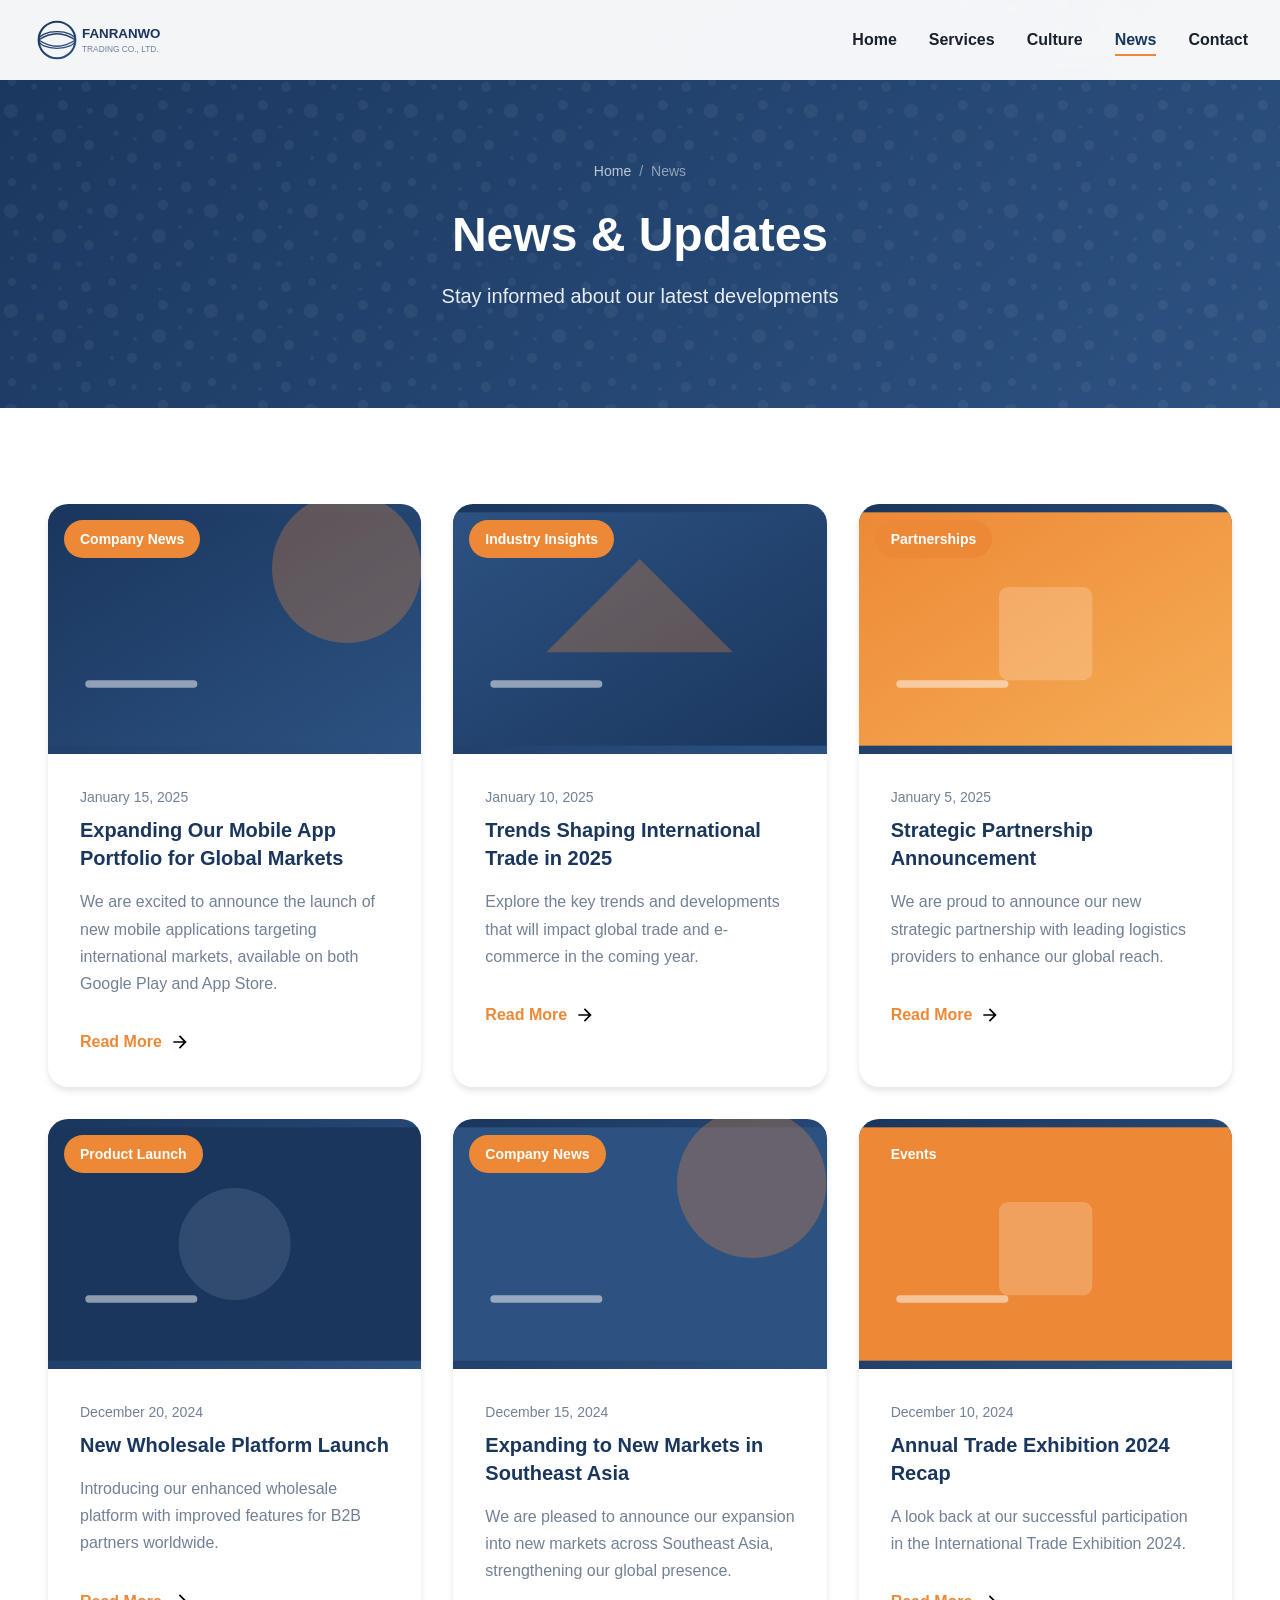
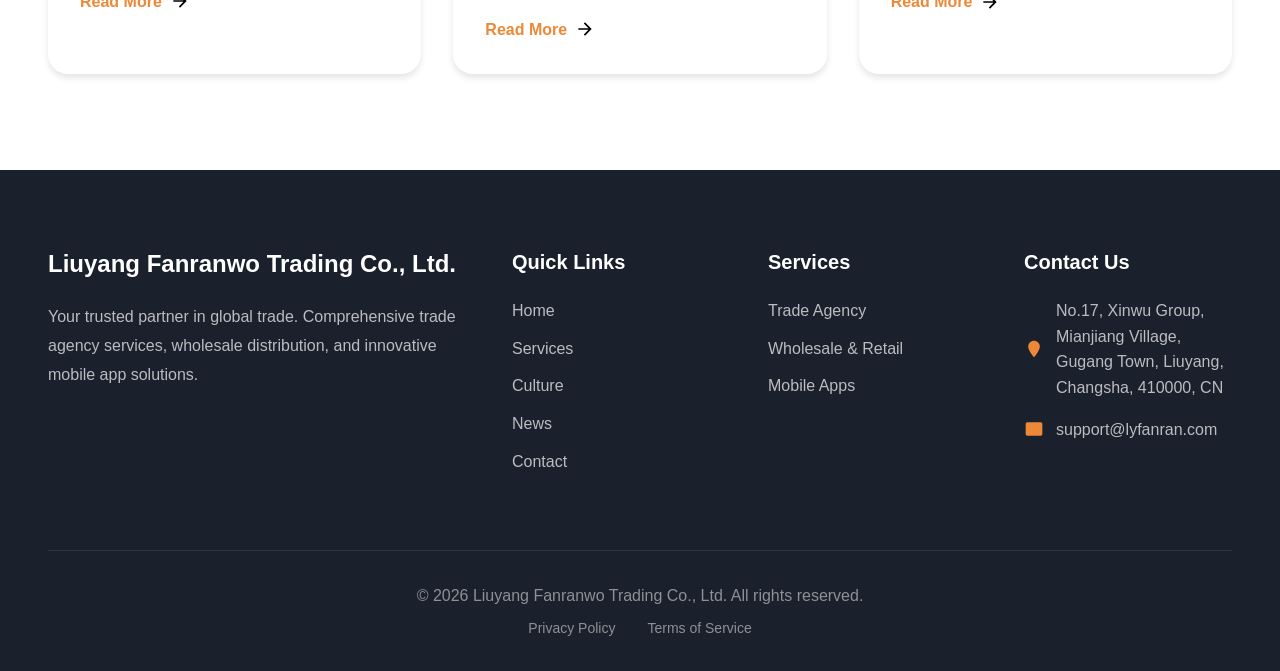
<file: news.html>
<!DOCTYPE html>
<html lang="en">
<head>
    <meta charset="UTF-8">
    <meta name="viewport" content="width=device-width, initial-scale=1.0">
    <title>News & Updates - Liuyang Fanranwo Trading Co., Ltd.</title>
    <meta name="description" content="Stay updated with the latest news, industry insights, and company announcements from Liuyang Fanranwo Trading Co., Ltd.">
    <meta name="robots" content="index, follow">
    <link rel="canonical" href="https://lyfanran.com/news.html">
    <link rel="icon" type="image/svg+xml" href="images/logo.svg">
    <link rel="stylesheet" href="css/main.css">
    <link rel="stylesheet" href="css/animations.css">
    <link rel="stylesheet" href="css/responsive.css">
</head>
<body>
    <div class="loading"><div class="loading-spinner"></div></div>
    <div class="scroll-progress"></div>
    <header>
        <div class="header-container">
            <a href="index.html" class="logo">
                <svg viewBox="0 0 200 60" width="180" height="54">
                    <defs>
                        <linearGradient id="headerLogoGradient" x1="0%" y1="0%" x2="100%" y2="100%">
                            <stop offset="0%" style="stop-color:#1a365d"/>
                            <stop offset="100%" style="stop-color:#2c5282"/>
                        </linearGradient>
                    </defs>
                    <circle cx="30" cy="30" r="22" fill="none" stroke="url(#headerLogoGradient)" stroke-width="2.5"/>
                    <ellipse cx="30" cy="30" rx="22" ry="10" fill="none" stroke="url(#headerLogoGradient)" stroke-width="1.5"/>
                    <line x1="30" y1="8" x2="30" y2="52" stroke="url(#headerLogoGradient)" stroke-width="1.5"/>
                    <path d="M 8 30 Q 30 15, 52 30 Q 30 45, 8 30" fill="none" stroke="url(#headerLogoGradient)" stroke-width="1.5"/>
                    <text x="60" y="28" font-family="Segoe UI, Arial, sans-serif" font-size="16" font-weight="700" fill="#1a365d">FANRANWO</text>
                    <text x="60" y="45" font-family="Segoe UI, Arial, sans-serif" font-size="10" font-weight="400" fill="#718096">TRADING CO., LTD.</text>
                </svg>
            </a>
            <nav>
                <ul class="nav-menu">
                    <li><a href="index.html" class="nav-link">Home</a></li>
                    <li><a href="services.html" class="nav-link">Services</a></li>
                    <li><a href="culture.html" class="nav-link">Culture</a></li>
                    <li><a href="news.html" class="nav-link active">News</a></li>
                    <li><a href="contact.html" class="nav-link">Contact</a></li>
                </ul>
                <button class="menu-toggle" aria-label="Toggle navigation menu">
                    <span></span><span></span><span></span>
                </button>
            </nav>
        </div>
    </header>

    <section class="page-header">
        <div class="page-header-content">
            <div class="breadcrumb">
                <a href="index.html">Home</a><span>/</span><span>News</span>
            </div>
            <h1>News & Updates</h1>
            <p>Stay informed about our latest developments</p>
        </div>
    </section>

    <section class="news-section">
        <div class="container">
            <div class="news-grid">
                <article class="news-card reveal" data-delay="100">
                    <div class="news-image">
                        <svg viewBox="0 0 400 250" width="100%" height="100%">
                            <defs>
                                <linearGradient id="newsGradient1" x1="0%" y1="0%" x2="100%" y2="100%">
                                    <stop offset="0%" style="stop-color:#1a365d"/>
                                    <stop offset="100%" style="stop-color:#2c5282"/>
                                </linearGradient>
                            </defs>
                            <rect width="100%" height="100%" fill="url(#newsGradient1)"/>
                            <circle cx="320" cy="60" r="80" fill="rgba(237,137,54,0.3)"/>
                            <rect x="40" y="180" width="120" height="8" fill="rgba(255,255,255,0.5)" rx="4"/>
                        </svg>
                        <span class="news-category">Company News</span>
                    </div>
                    <div class="news-content">
                        <p class="news-date">January 15, 2025</p>
                        <h3 class="news-title">Expanding Our Mobile App Portfolio for Global Markets</h3>
                        <p class="news-excerpt">We are excited to announce the launch of new mobile applications targeting international markets, available on both Google Play and App Store.</p>
                        <a href="#" class="news-link">Read More <svg viewBox="0 0 24 24" width="20" height="20"><path d="M12 4l-1.41 1.41L16.17 11H4v2h12.17l-5.58 5.59L12 20l8-8z"/></svg></a>
                    </div>
                </article>

                <article class="news-card reveal" data-delay="200">
                    <div class="news-image">
                        <svg viewBox="0 0 400 250" width="100%" height="100%">
                            <defs>
                                <linearGradient id="newsGradient2" x1="0%" y1="0%" x2="100%" y2="100%">
                                    <stop offset="0%" style="stop-color:#2c5282"/>
                                    <stop offset="100%" style="stop-color:#1a365d"/>
                                </linearGradient>
                            </defs>
                            <rect width="100%" height="100%" fill="url(#newsGradient2)"/>
                            <polygon points="200,50 300,150 100,150" fill="rgba(237,137,54,0.3)"/>
                            <rect x="40" y="180" width="120" height="8" fill="rgba(255,255,255,0.5)" rx="4"/>
                        </svg>
                        <span class="news-category">Industry Insights</span>
                    </div>
                    <div class="news-content">
                        <p class="news-date">January 10, 2025</p>
                        <h3 class="news-title">Trends Shaping International Trade in 2025</h3>
                        <p class="news-excerpt">Explore the key trends and developments that will impact global trade and e-commerce in the coming year.</p>
                        <a href="#" class="news-link">Read More <svg viewBox="0 0 24 24" width="20" height="20"><path d="M12 4l-1.41 1.41L16.17 11H4v2h12.17l-5.58 5.59L12 20l8-8z"/></svg></a>
                    </div>
                </article>

                <article class="news-card reveal" data-delay="300">
                    <div class="news-image">
                        <svg viewBox="0 0 400 250" width="100%" height="100%">
                            <defs>
                                <linearGradient id="newsGradient3" x1="0%" y1="0%" x2="100%" y2="100%">
                                    <stop offset="0%" style="stop-color:#ed8936"/>
                                    <stop offset="100%" style="stop-color:#f6ad55"/>
                                </linearGradient>
                            </defs>
                            <rect width="100%" height="100%" fill="url(#newsGradient3)"/>
                            <rect x="150" y="80" width="100" height="100" fill="rgba(255,255,255,0.2)" rx="10"/>
                            <rect x="40" y="180" width="120" height="8" fill="rgba(255,255,255,0.5)" rx="4"/>
                        </svg>
                        <span class="news-category">Partnerships</span>
                    </div>
                    <div class="news-content">
                        <p class="news-date">January 5, 2025</p>
                        <h3 class="news-title">Strategic Partnership Announcement</h3>
                        <p class="news-excerpt">We are proud to announce our new strategic partnership with leading logistics providers to enhance our global reach.</p>
                        <a href="#" class="news-link">Read More <svg viewBox="0 0 24 24" width="20" height="20"><path d="M12 4l-1.41 1.41L16.17 11H4v2h12.17l-5.58 5.59L12 20l8-8z"/></svg></a>
                    </div>
                </article>

                <article class="news-card reveal" data-delay="400">
                    <div class="news-image">
                        <svg viewBox="0 0 400 250" width="100%" height="100%">
                            <rect width="100%" height="100%" fill="#1a365d"/>
                            <circle cx="200" cy="125" r="60" fill="rgba(255,255,255,0.1)"/>
                            <rect x="40" y="180" width="120" height="8" fill="rgba(255,255,255,0.5)" rx="4"/>
                        </svg>
                        <span class="news-category">Product Launch</span>
                    </div>
                    <div class="news-content">
                        <p class="news-date">December 20, 2024</p>
                        <h3 class="news-title">New Wholesale Platform Launch</h3>
                        <p class="news-excerpt">Introducing our enhanced wholesale platform with improved features for B2B partners worldwide.</p>
                        <a href="#" class="news-link">Read More <svg viewBox="0 0 24 24" width="20" height="20"><path d="M12 4l-1.41 1.41L16.17 11H4v2h12.17l-5.58 5.59L12 20l8-8z"/></svg></a>
                    </div>
                </article>

                <article class="news-card reveal" data-delay="500">
                    <div class="news-image">
                        <svg viewBox="0 0 400 250" width="100%" height="100%">
                            <rect width="100%" height="100%" fill="#2c5282"/>
                            <circle cx="320" cy="60" r="80" fill="rgba(237,137,54,0.3)"/>
                            <rect x="40" y="180" width="120" height="8" fill="rgba(255,255,255,0.5)" rx="4"/>
                        </svg>
                        <span class="news-category">Company News</span>
                    </div>
                    <div class="news-content">
                        <p class="news-date">December 15, 2024</p>
                        <h3 class="news-title">Expanding to New Markets in Southeast Asia</h3>
                        <p class="news-excerpt">We are pleased to announce our expansion into new markets across Southeast Asia, strengthening our global presence.</p>
                        <a href="#" class="news-link">Read More <svg viewBox="0 0 24 24" width="20" height="20"><path d="M12 4l-1.41 1.41L16.17 11H4v2h12.17l-5.58 5.59L12 20l8-8z"/></svg></a>
                    </div>
                </article>

                <article class="news-card reveal" data-delay="600">
                    <div class="news-image">
                        <svg viewBox="0 0 400 250" width="100%" height="100%">
                            <rect width="100%" height="100%" fill="#ed8936"/>
                            <rect x="150" y="80" width="100" height="100" fill="rgba(255,255,255,0.2)" rx="10"/>
                            <rect x="40" y="180" width="120" height="8" fill="rgba(255,255,255,0.5)" rx="4"/>
                        </svg>
                        <span class="news-category">Events</span>
                    </div>
                    <div class="news-content">
                        <p class="news-date">December 10, 2024</p>
                        <h3 class="news-title">Annual Trade Exhibition 2024 Recap</h3>
                        <p class="news-excerpt">A look back at our successful participation in the International Trade Exhibition 2024.</p>
                        <a href="#" class="news-link">Read More <svg viewBox="0 0 24 24" width="20" height="20"><path d="M12 4l-1.41 1.41L16.17 11H4v2h12.17l-5.58 5.59L12 20l8-8z"/></svg></a>
                    </div>
                </article>
            </div>
        </div>
    </section>

    <footer>
        <div class="container">
            <div class="footer-grid">
                <div class="footer-about">
                    <h3>Liuyang Fanranwo Trading Co., Ltd.</h3>
                    <p>Your trusted partner in global trade. Comprehensive trade agency services, wholesale distribution, and innovative mobile app solutions.</p>
                </div>
                <div class="footer-links">
                    <h4>Quick Links</h4>
                    <ul>
                        <li><a href="index.html">Home</a></li>
                        <li><a href="services.html">Services</a></li>
                        <li><a href="culture.html">Culture</a></li>
                        <li><a href="news.html">News</a></li>
                        <li><a href="contact.html">Contact</a></li>
                    </ul>
                </div>
                <div class="footer-links">
                    <h4>Services</h4>
                    <ul>
                        <li><a href="services.html">Trade Agency</a></li>
                        <li><a href="services.html">Wholesale & Retail</a></li>
                        <li><a href="services.html">Mobile Apps</a></li>
                    </ul>
                </div>
                <div class="footer-links footer-contact">
                    <h4>Contact Us</h4>
                    <p><svg viewBox="0 0 24 24"><path d="M12 2C8.13 2 5 5.13 5 9c0 5.25 7 13 7 13s7-7.75 7-13c0-3.87-3.13-7-7-7z"/></svg>No.17, Xinwu Group, Mianjiang Village, Gugang Town, Liuyang, Changsha, 410000, CN</p>
                    <p><svg viewBox="0 0 24 24"><path d="M20 4H4c-1.1 0-2 .9-2 2v12c0 1.1.9 2 2 2h16c1.1 0 2-.9 2-2V6c0-1.1-.9-2-2-2z"/></svg>support@lyfanran.com</p>
                </div>
            </div>
            <div class="footer-bottom">
                <p>&copy; <span class="current-year">2025</span> Liuyang Fanranwo Trading Co., Ltd. All rights reserved.</p>
                <div class="footer-bottom-links">
                    <a href="privacy.html">Privacy Policy</a>
                    <a href="terms.html">Terms of Service</a>
                </div>
            </div>
        </div>
    </footer>
    <button class="back-to-top" aria-label="Back to top"><svg viewBox="0 0 24 24"><path d="M12 4l-1.41 1.41L16.17 11H4v2h12.17l-5.58 5.59L12 20l8-8z"/></svg></button>
    <script src="js/main.js"></script>
    <script src="js/animations.js"></script>
</body>
</html>
</file>
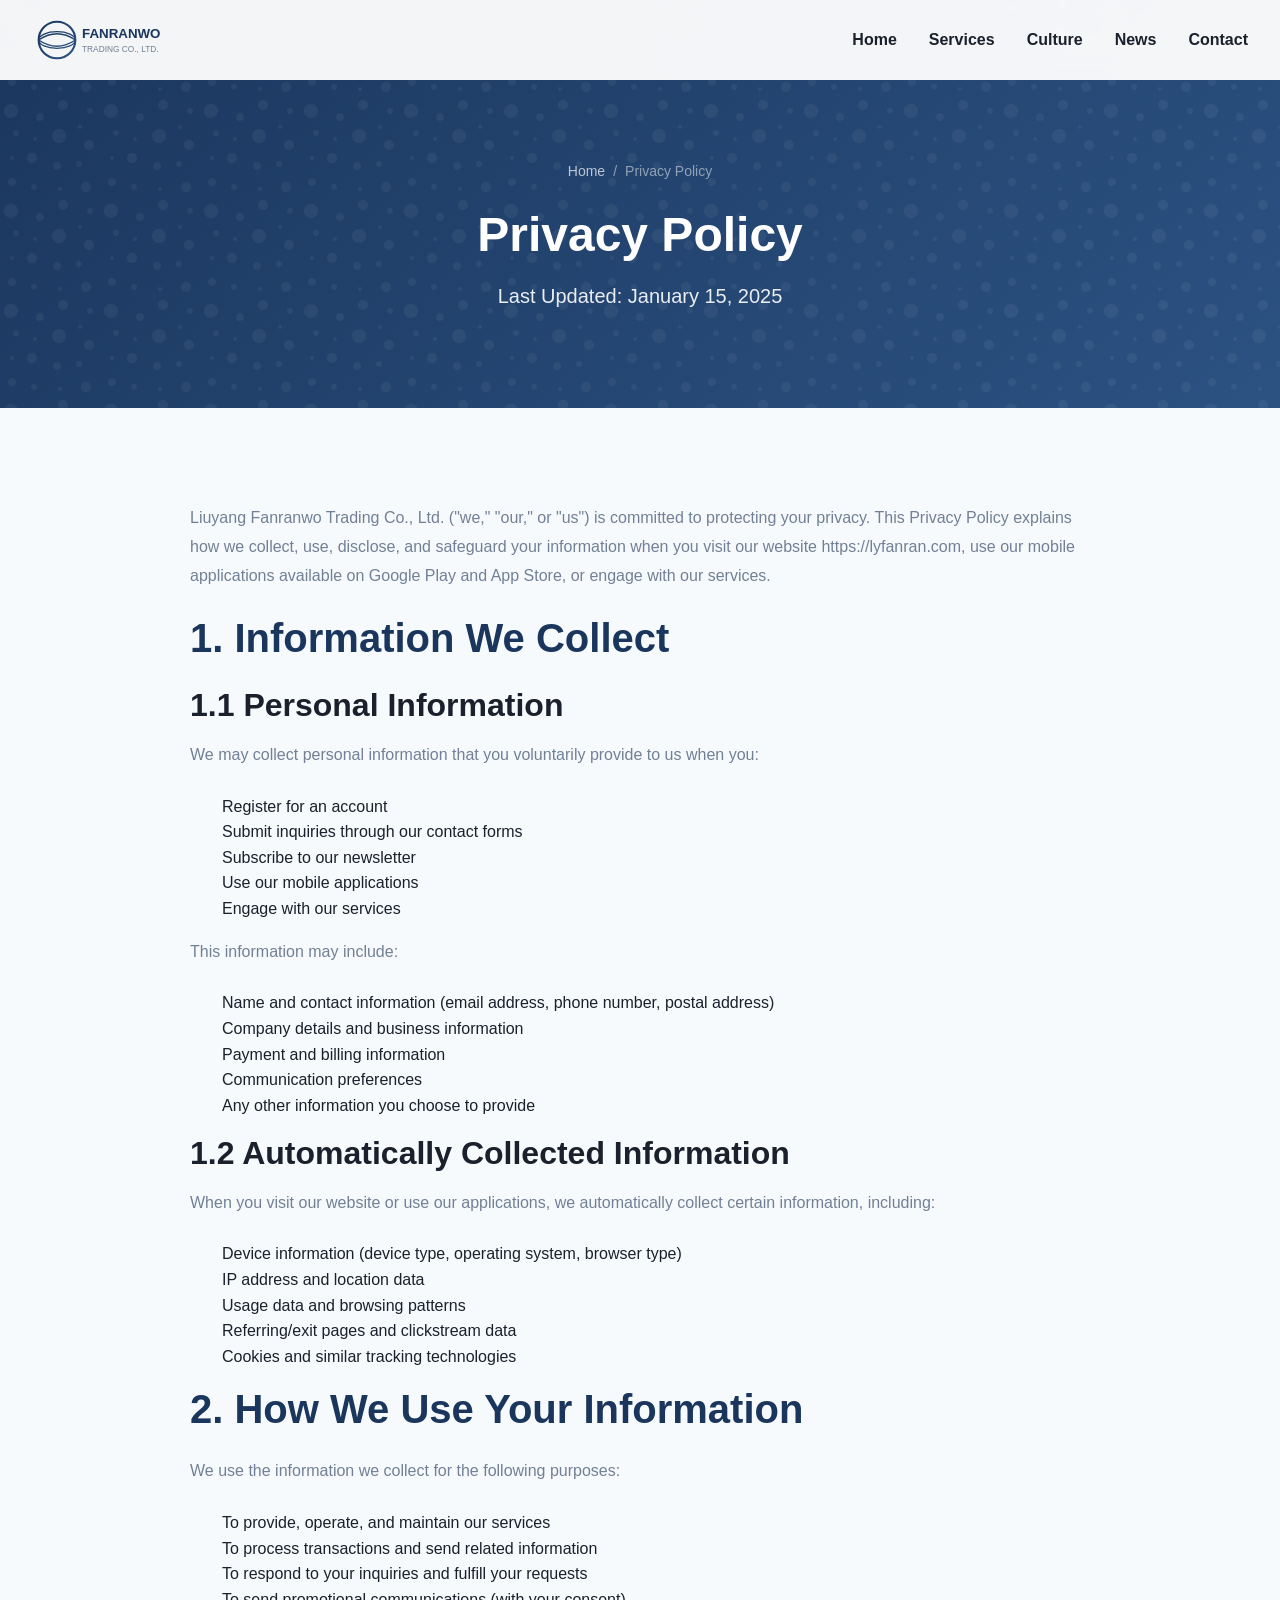
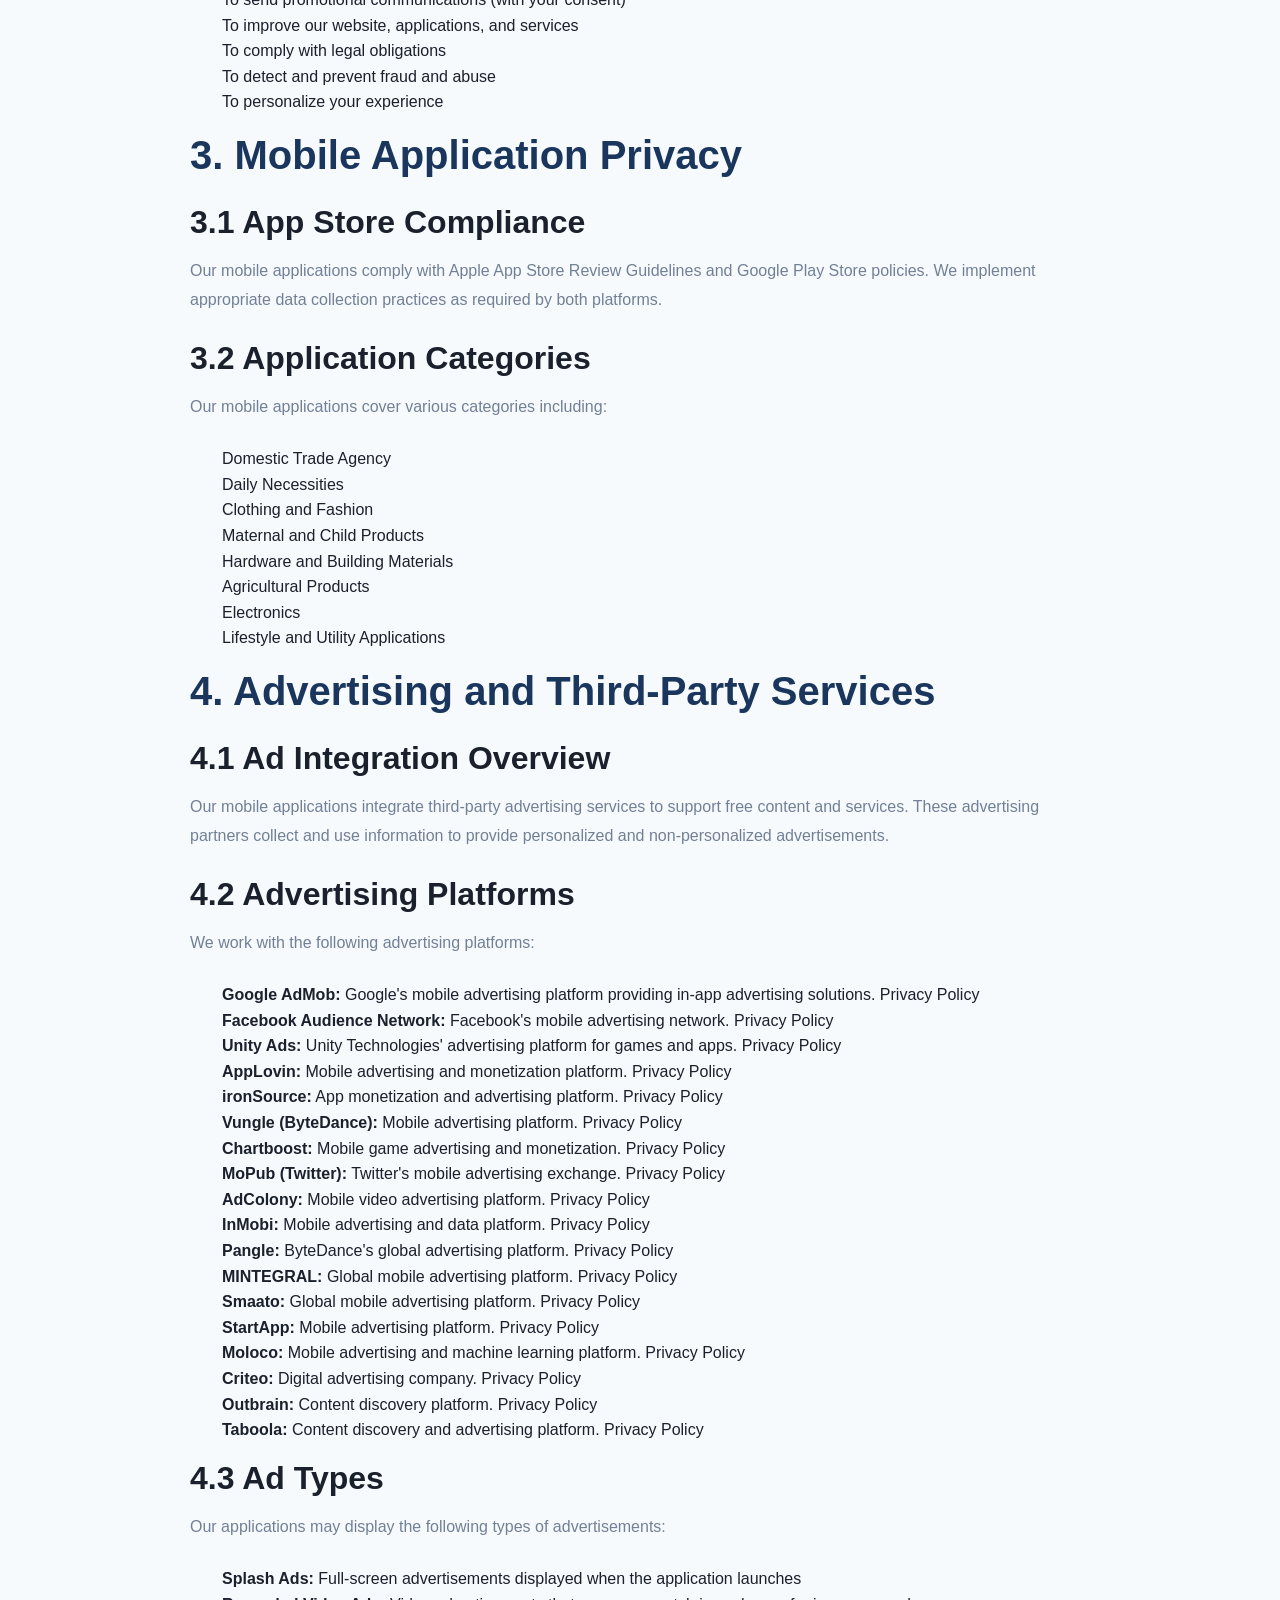
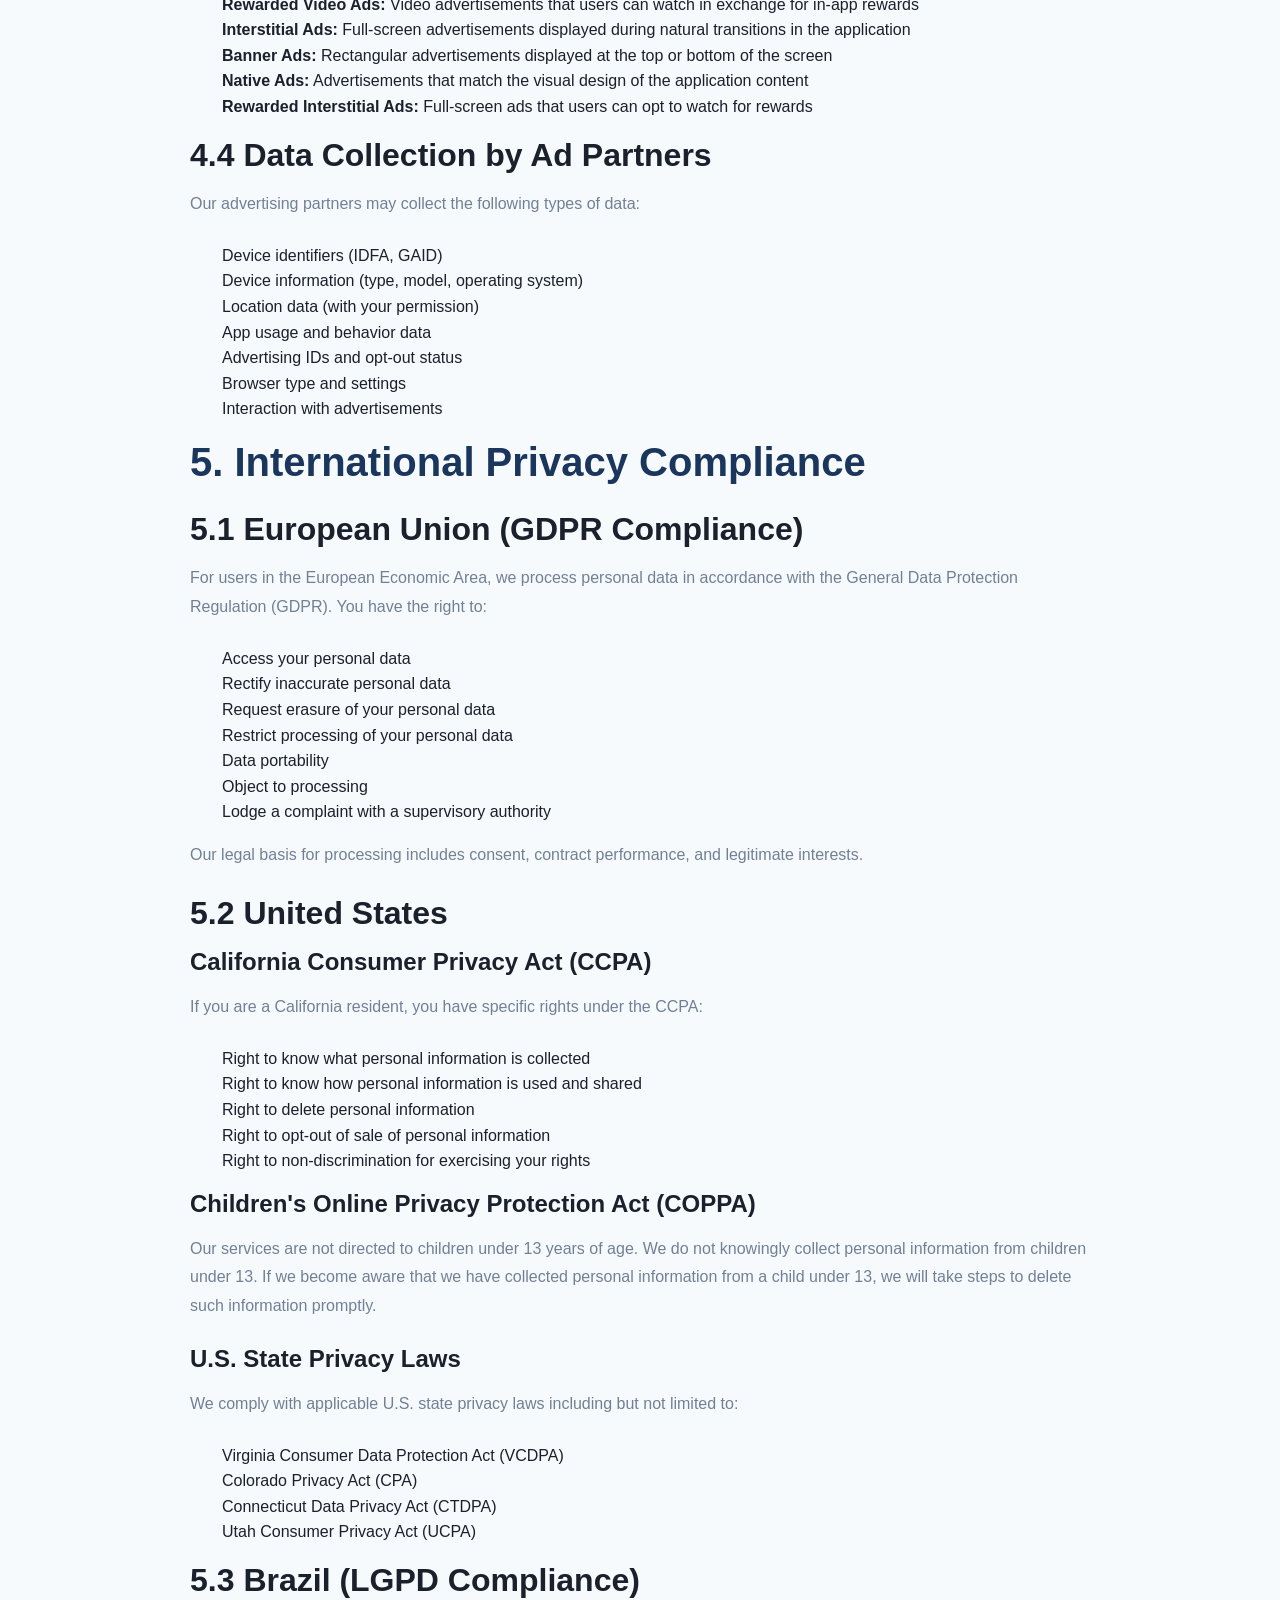
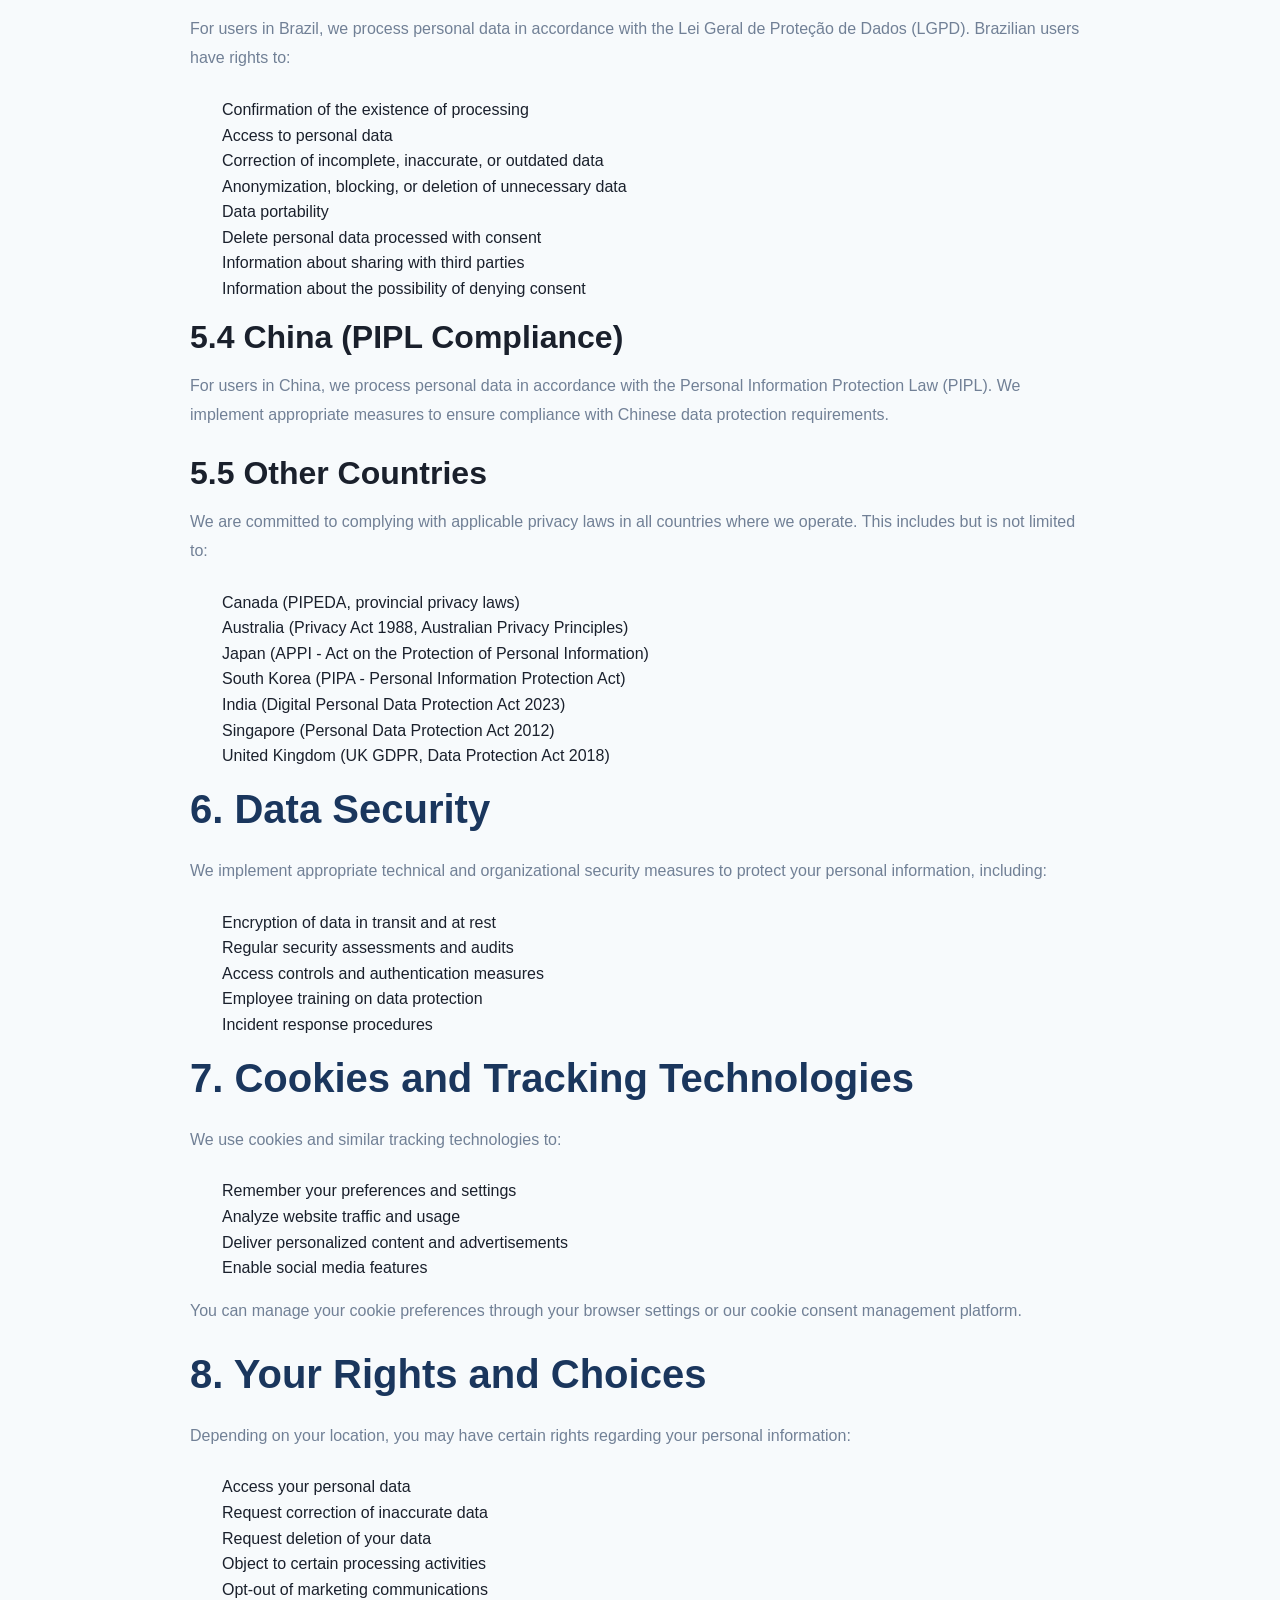
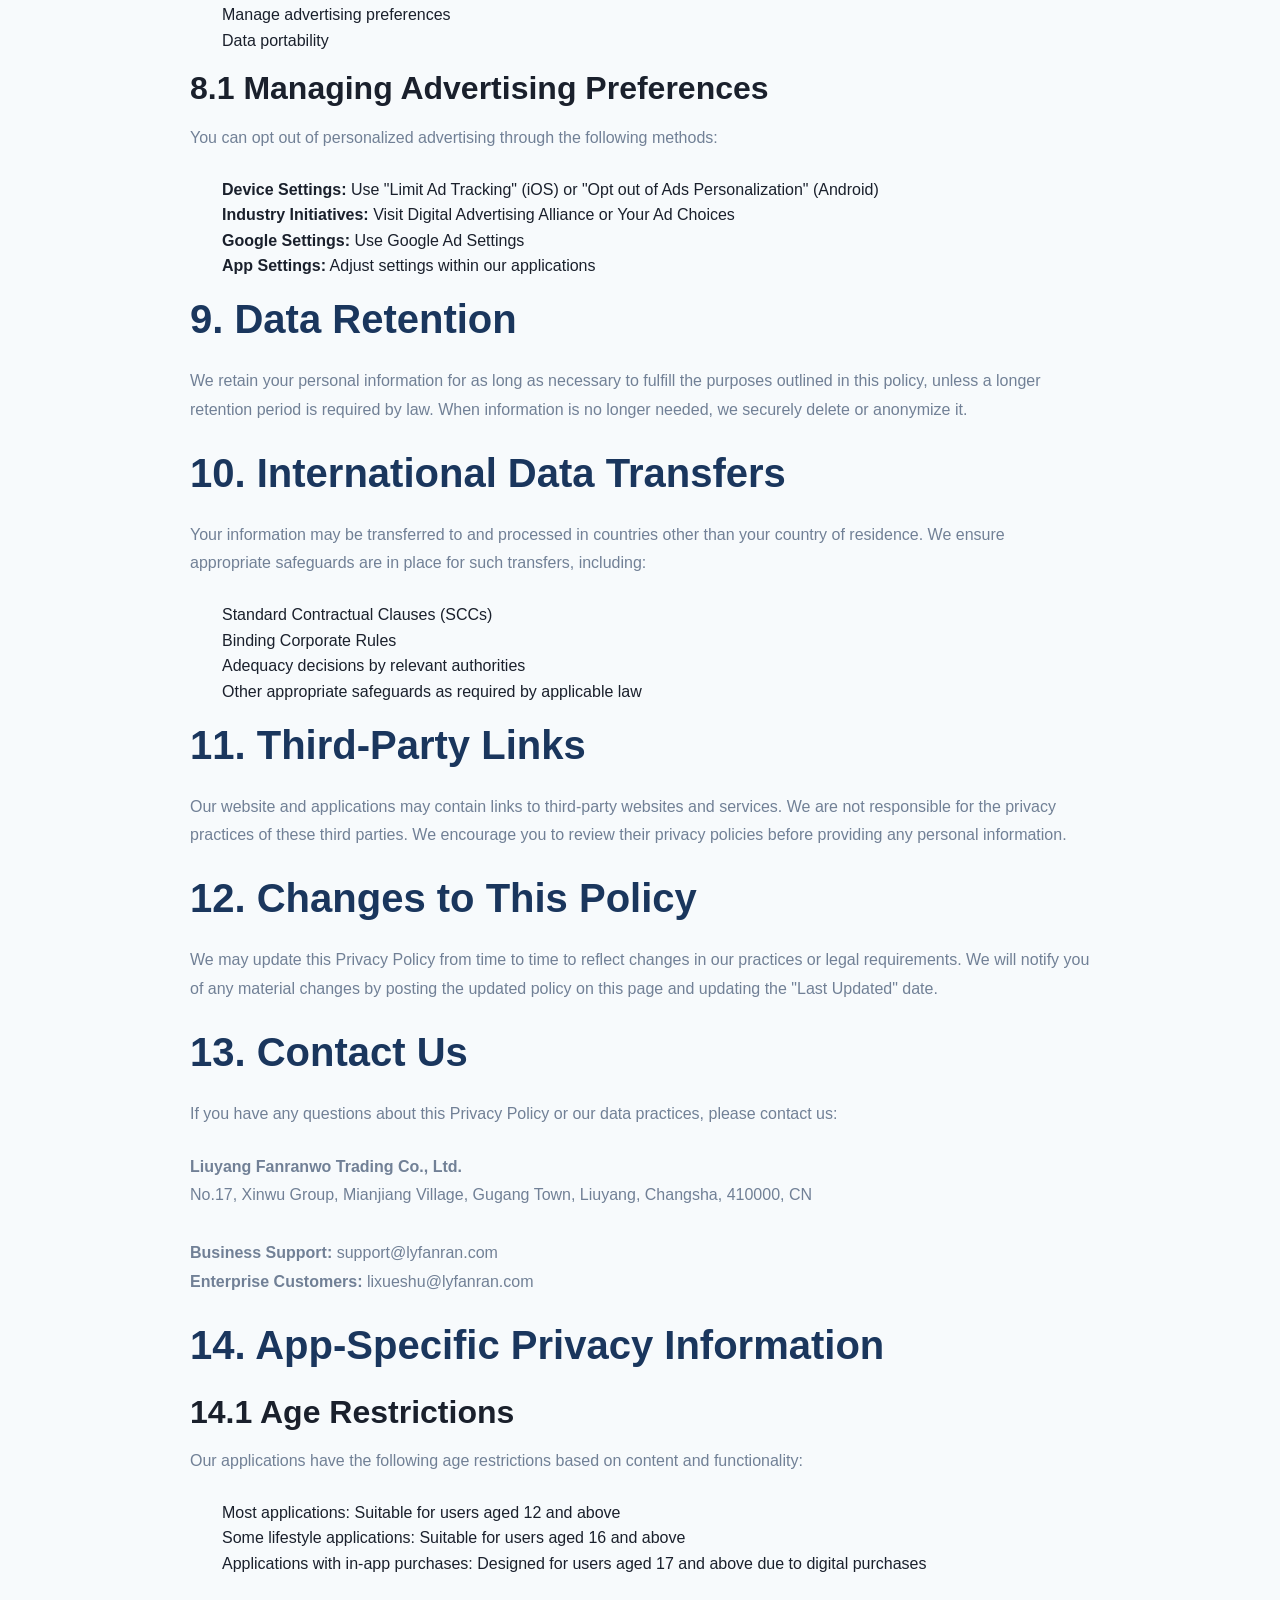
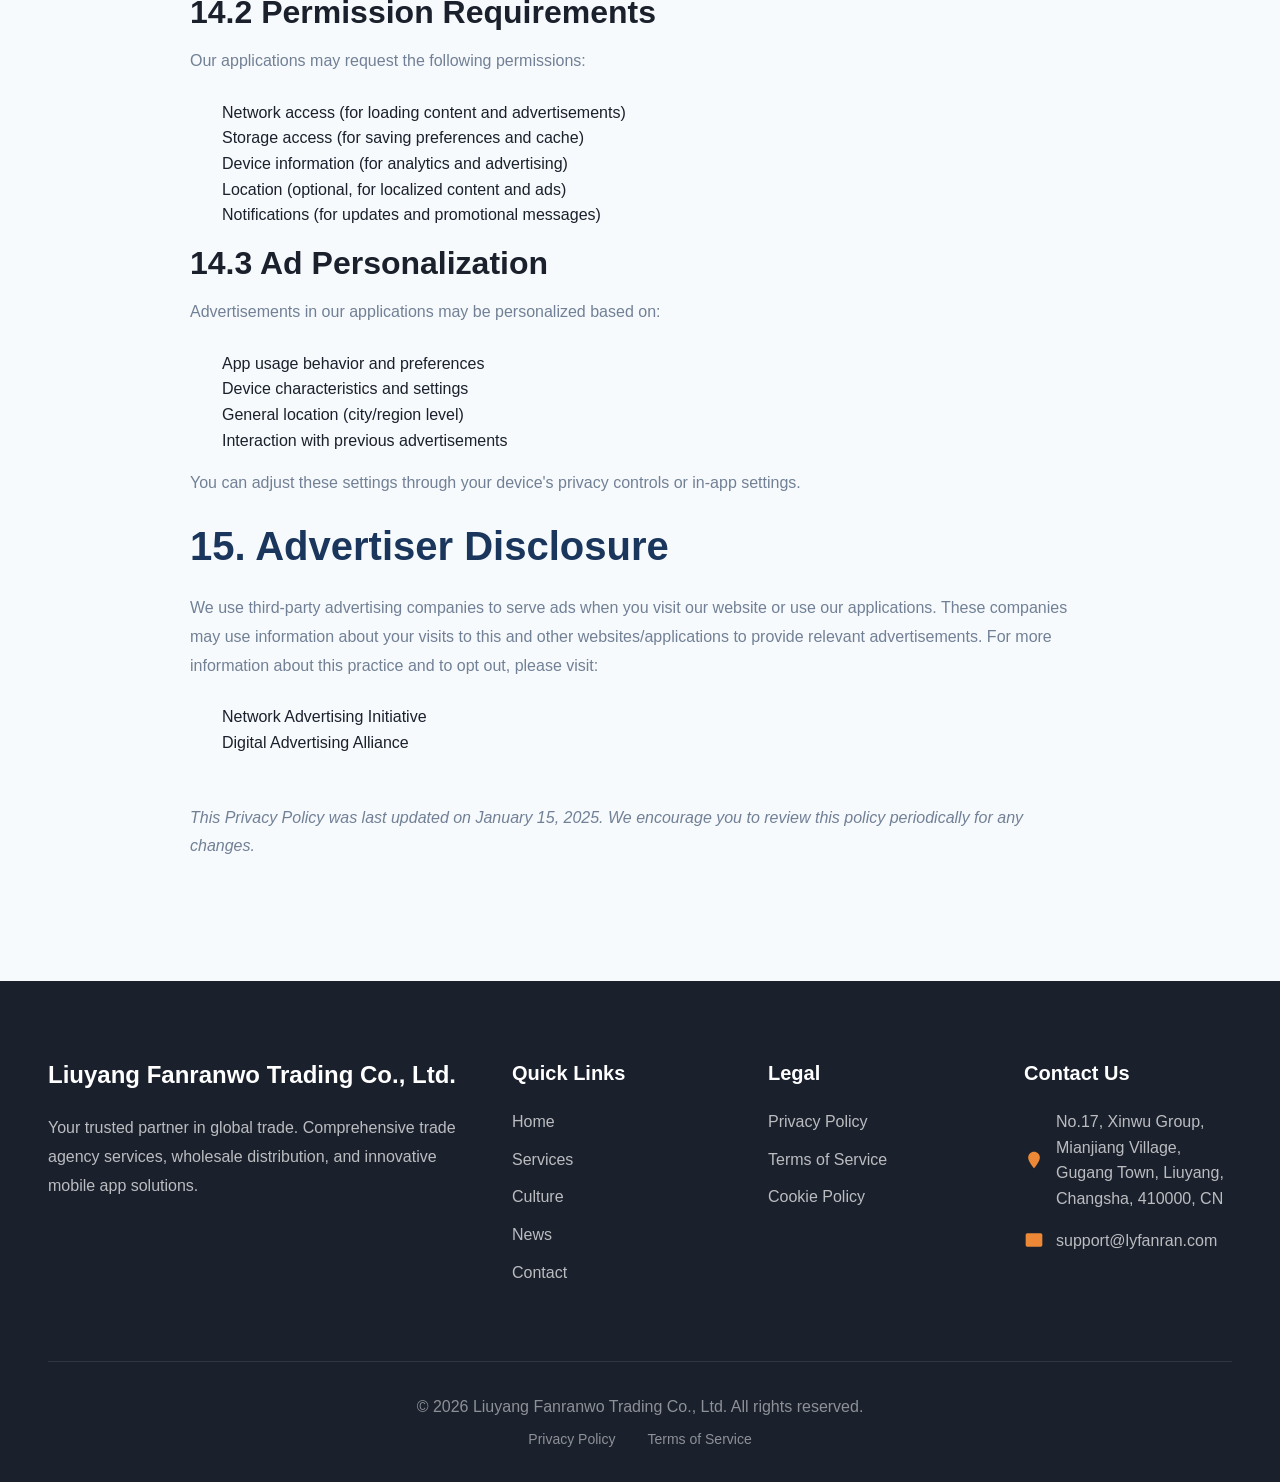
<file: privacy.html>
<!DOCTYPE html>
<html lang="en">
<head>
    <meta charset="UTF-8">
    <meta name="viewport" content="width=device-width, initial-scale=1.0">
    <title>Privacy Policy - Liuyang Fanranwo Trading Co., Ltd.</title>
    <meta name="description" content="Privacy Policy for Liuyang Fanranwo Trading Co., Ltd. Learn how we collect, use, and protect your data across all our services and mobile applications.">
    <meta name="robots" content="index, follow">
    <link rel="canonical" href="https://lyfanran.com/privacy.html">
    <link rel="icon" type="image/svg+xml" href="images/logo.svg">
    <link rel="stylesheet" href="css/main.css">
    <link rel="stylesheet" href="css/animations.css">
    <link rel="stylesheet" href="css/responsive.css">
</head>
<body>
    <div class="loading"><div class="loading-spinner"></div></div>
    <div class="scroll-progress"></div>
    <header>
        <div class="header-container">
            <a href="index.html" class="logo">
                <svg viewBox="0 0 200 60" width="180" height="54">
                    <defs>
                        <linearGradient id="headerLogoGradient" x1="0%" y1="0%" x2="100%" y2="100%">
                            <stop offset="0%" style="stop-color:#1a365d"/>
                            <stop offset="100%" style="stop-color:#2c5282"/>
                        </linearGradient>
                    </defs>
                    <circle cx="30" cy="30" r="22" fill="none" stroke="url(#headerLogoGradient)" stroke-width="2.5"/>
                    <ellipse cx="30" cy="30" rx="22" ry="10" fill="none" stroke="url(#headerLogoGradient)" stroke-width="1.5"/>
                    <line x1="30" y1="8" x2="30" y2="52" stroke="url(#headerLogoGradient)" stroke-width="1.5"/>
                    <path d="M 8 30 Q 30 15, 52 30 Q 30 45, 8 30" fill="none" stroke="url(#headerLogoGradient)" stroke-width="1.5"/>
                    <text x="60" y="28" font-family="Segoe UI, Arial, sans-serif" font-size="16" font-weight="700" fill="#1a365d">FANRANWO</text>
                    <text x="60" y="45" font-family="Segoe UI, Arial, sans-serif" font-size="10" font-weight="400" fill="#718096">TRADING CO., LTD.</text>
                </svg>
            </a>
            <nav>
                <ul class="nav-menu">
                    <li><a href="index.html" class="nav-link">Home</a></li>
                    <li><a href="services.html" class="nav-link">Services</a></li>
                    <li><a href="culture.html" class="nav-link">Culture</a></li>
                    <li><a href="news.html" class="nav-link">News</a></li>
                    <li><a href="contact.html" class="nav-link">Contact</a></li>
                </ul>
                <button class="menu-toggle" aria-label="Toggle navigation menu">
                    <span></span><span></span><span></span>
                </button>
            </nav>
        </div>
    </header>

    <section class="page-header">
        <div class="page-header-content">
            <div class="breadcrumb">
                <a href="index.html">Home</a><span>/</span><span>Privacy Policy</span>
            </div>
            <h1>Privacy Policy</h1>
            <p>Last Updated: January 15, 2025</p>
        </div>
    </section>

    <section class="about-section">
        <div class="container">
            <article class="about-content" style="max-width: 900px; margin: 0 auto;">
                <p>Liuyang Fanranwo Trading Co., Ltd. ("we," "our," or "us") is committed to protecting your privacy. This Privacy Policy explains how we collect, use, disclose, and safeguard your information when you visit our website <a href="https://lyfanran.com">https://lyfanran.com</a>, use our mobile applications available on Google Play and App Store, or engage with our services.</p>

                <h2>1. Information We Collect</h2>
                
                <h3>1.1 Personal Information</h3>
                <p>We may collect personal information that you voluntarily provide to us when you:</p>
                <ul style="margin-left: 2rem; margin-bottom: 1rem;">
                    <li>Register for an account</li>
                    <li>Submit inquiries through our contact forms</li>
                    <li>Subscribe to our newsletter</li>
                    <li>Use our mobile applications</li>
                    <li>Engage with our services</li>
                </ul>
                <p>This information may include:</p>
                <ul style="margin-left: 2rem; margin-bottom: 1rem;">
                    <li>Name and contact information (email address, phone number, postal address)</li>
                    <li>Company details and business information</li>
                    <li>Payment and billing information</li>
                    <li>Communication preferences</li>
                    <li>Any other information you choose to provide</li>
                </ul>

                <h3>1.2 Automatically Collected Information</h3>
                <p>When you visit our website or use our applications, we automatically collect certain information, including:</p>
                <ul style="margin-left: 2rem; margin-bottom: 1rem;">
                    <li>Device information (device type, operating system, browser type)</li>
                    <li>IP address and location data</li>
                    <li>Usage data and browsing patterns</li>
                    <li>Referring/exit pages and clickstream data</li>
                    <li>Cookies and similar tracking technologies</li>
                </ul>

                <h2>2. How We Use Your Information</h2>
                <p>We use the information we collect for the following purposes:</p>
                <ul style="margin-left: 2rem; margin-bottom: 1rem;">
                    <li>To provide, operate, and maintain our services</li>
                    <li>To process transactions and send related information</li>
                    <li>To respond to your inquiries and fulfill your requests</li>
                    <li>To send promotional communications (with your consent)</li>
                    <li>To improve our website, applications, and services</li>
                    <li>To comply with legal obligations</li>
                    <li>To detect and prevent fraud and abuse</li>
                    <li>To personalize your experience</li>
                </ul>

                <h2>3. Mobile Application Privacy</h2>
                
                <h3>3.1 App Store Compliance</h3>
                <p>Our mobile applications comply with Apple App Store Review Guidelines and Google Play Store policies. We implement appropriate data collection practices as required by both platforms.</p>

                <h3>3.2 Application Categories</h3>
                <p>Our mobile applications cover various categories including:</p>
                <ul style="margin-left: 2rem; margin-bottom: 1rem;">
                    <li>Domestic Trade Agency</li>
                    <li>Daily Necessities</li>
                    <li>Clothing and Fashion</li>
                    <li>Maternal and Child Products</li>
                    <li>Hardware and Building Materials</li>
                    <li>Agricultural Products</li>
                    <li>Electronics</li>
                    <li>Lifestyle and Utility Applications</li>
                </ul>

                <h2>4. Advertising and Third-Party Services</h2>
                
                <h3>4.1 Ad Integration Overview</h3>
                <p>Our mobile applications integrate third-party advertising services to support free content and services. These advertising partners collect and use information to provide personalized and non-personalized advertisements.</p>

                <h3>4.2 Advertising Platforms</h3>
                <p>We work with the following advertising platforms:</p>
                <ul style="margin-left: 2rem; margin-bottom: 1rem;">
                    <li><strong>Google AdMob:</strong> Google's mobile advertising platform providing in-app advertising solutions. <a href="https://policies.google.com/technologies/partner" target="_blank">Privacy Policy</a></li>
                    <li><strong>Facebook Audience Network:</strong> Facebook's mobile advertising network. <a href="https://www.facebook.com/privacy/policy" target="_blank">Privacy Policy</a></li>
                    <li><strong>Unity Ads:</strong> Unity Technologies' advertising platform for games and apps. <a href="https://unity.com/legal/privacy-policy" target="_blank">Privacy Policy</a></li>
                    <li><strong>AppLovin:</strong> Mobile advertising and monetization platform. <a href="https://www.applovin.com/privacy" target="_blank">Privacy Policy</a></li>
                    <li><strong>ironSource:</strong> App monetization and advertising platform. <a href="https://www.ironsrc.com/privacy-policy/" target="_blank">Privacy Policy</a></li>
                    <li><strong>Vungle (ByteDance):</strong> Mobile advertising platform. <a href="https://vungle.com/privacy/" target="_blank">Privacy Policy</a></li>
                    <li><strong>Chartboost:</strong> Mobile game advertising and monetization. <a href="https://www.chartboost.com/privacy/" target="_blank">Privacy Policy</a></li>
                    <li><strong>MoPub (Twitter):</strong> Twitter's mobile advertising exchange. <a href="https://twitter.com/en/privacy" target="_blank">Privacy Policy</a></li>
                    <li><strong>AdColony:</strong> Mobile video advertising platform. <a href="https://www.adcolony.com/privacy-policy/" target="_blank">Privacy Policy</a></li>
                    <li><strong>InMobi:</strong> Mobile advertising and data platform. <a href="https://www.inmobi.com/privacy-policy/" target="_blank">Privacy Policy</a></li>
                    <li><strong>Pangle:</strong> ByteDance's global advertising platform. <a href="https://www.pangle.io/privacy" target="_blank">Privacy Policy</a></li>
                    <li><strong>MINTEGRAL:</strong> Global mobile advertising platform. <a href="https://www.mintegral.com/en/privacy" target="_blank">Privacy Policy</a></li>
                    <li><strong>Smaato:</strong> Global mobile advertising platform. <a href="https://www.smaato.com/privacy/" target="_blank">Privacy Policy</a></li>
                    <li><strong>StartApp:</strong> Mobile advertising platform. <a href="https://www.startapp.com/privacy/policy" target="_blank">Privacy Policy</a></li>
                    <li><strong>Moloco:</strong> Mobile advertising and machine learning platform. <a href="https://www.moloco.com/privacy-policy" target="_blank">Privacy Policy</a></li>
                    <li><strong>Criteo:</strong> Digital advertising company. <a href="https://www.criteo.com/privacy/" target="_blank">Privacy Policy</a></li>
                    <li><strong>Outbrain:</strong> Content discovery platform. <a href="https://www.outbrain.com/privacy" target="_blank">Privacy Policy</a></li>
                    <li><strong>Taboola:</strong> Content discovery and advertising platform. <a href="https://www.taboola.com/privacy-policy" target="_blank">Privacy Policy</a></li>
                </ul>

                <h3>4.3 Ad Types</h3>
                <p>Our applications may display the following types of advertisements:</p>
                <ul style="margin-left: 2rem; margin-bottom: 1rem;">
                    <li><strong>Splash Ads:</strong> Full-screen advertisements displayed when the application launches</li>
                    <li><strong>Rewarded Video Ads:</strong> Video advertisements that users can watch in exchange for in-app rewards</li>
                    <li><strong>Interstitial Ads:</strong> Full-screen advertisements displayed during natural transitions in the application</li>
                    <li><strong>Banner Ads:</strong> Rectangular advertisements displayed at the top or bottom of the screen</li>
                    <li><strong>Native Ads:</strong> Advertisements that match the visual design of the application content</li>
                    <li><strong>Rewarded Interstitial Ads:</strong> Full-screen ads that users can opt to watch for rewards</li>
                </ul>

                <h3>4.4 Data Collection by Ad Partners</h3>
                <p>Our advertising partners may collect the following types of data:</p>
                <ul style="margin-left: 2rem; margin-bottom: 1rem;">
                    <li>Device identifiers (IDFA, GAID)</li>
                    <li>Device information (type, model, operating system)</li>
                    <li>Location data (with your permission)</li>
                    <li>App usage and behavior data</li>
                    <li>Advertising IDs and opt-out status</li>
                    <li>Browser type and settings</li>
                    <li>Interaction with advertisements</li>
                </ul>

                <h2>5. International Privacy Compliance</h2>

                <h3>5.1 European Union (GDPR Compliance)</h3>
                <p>For users in the European Economic Area, we process personal data in accordance with the General Data Protection Regulation (GDPR). You have the right to:</p>
                <ul style="margin-left: 2rem; margin-bottom: 1rem;">
                    <li>Access your personal data</li>
                    <li>Rectify inaccurate personal data</li>
                    <li>Request erasure of your personal data</li>
                    <li>Restrict processing of your personal data</li>
                    <li>Data portability</li>
                    <li>Object to processing</li>
                    <li>Lodge a complaint with a supervisory authority</li>
                </ul>
                <p>Our legal basis for processing includes consent, contract performance, and legitimate interests.</p>

                <h3>5.2 United States</h3>
                
                <h4>California Consumer Privacy Act (CCPA)</h4>
                <p>If you are a California resident, you have specific rights under the CCPA:</p>
                <ul style="margin-left: 2rem; margin-bottom: 1rem;">
                    <li>Right to know what personal information is collected</li>
                    <li>Right to know how personal information is used and shared</li>
                    <li>Right to delete personal information</li>
                    <li>Right to opt-out of sale of personal information</li>
                    <li>Right to non-discrimination for exercising your rights</li>
                </ul>

                <h4>Children's Online Privacy Protection Act (COPPA)</h4>
                <p>Our services are not directed to children under 13 years of age. We do not knowingly collect personal information from children under 13. If we become aware that we have collected personal information from a child under 13, we will take steps to delete such information promptly.</p>

                <h4>U.S. State Privacy Laws</h4>
                <p>We comply with applicable U.S. state privacy laws including but not limited to:</p>
                <ul style="margin-left: 2rem; margin-bottom: 1rem;">
                    <li>Virginia Consumer Data Protection Act (VCDPA)</li>
                    <li>Colorado Privacy Act (CPA)</li>
                    <li>Connecticut Data Privacy Act (CTDPA)</li>
                    <li>Utah Consumer Privacy Act (UCPA)</li>
                </ul>

                <h3>5.3 Brazil (LGPD Compliance)</h3>
                <p>For users in Brazil, we process personal data in accordance with the Lei Geral de Proteção de Dados (LGPD). Brazilian users have rights to:</p>
                <ul style="margin-left: 2rem; margin-bottom: 1rem;">
                    <li>Confirmation of the existence of processing</li>
                    <li>Access to personal data</li>
                    <li>Correction of incomplete, inaccurate, or outdated data</li>
                    <li>Anonymization, blocking, or deletion of unnecessary data</li>
                    <li>Data portability</li>
                    <li>Delete personal data processed with consent</li>
                    <li>Information about sharing with third parties</li>
                    <li>Information about the possibility of denying consent</li>
                </ul>

                <h3>5.4 China (PIPL Compliance)</h3>
                <p>For users in China, we process personal data in accordance with the Personal Information Protection Law (PIPL). We implement appropriate measures to ensure compliance with Chinese data protection requirements.</p>

                <h3>5.5 Other Countries</h3>
                <p>We are committed to complying with applicable privacy laws in all countries where we operate. This includes but is not limited to:</p>
                <ul style="margin-left: 2rem; margin-bottom: 1rem;">
                    <li>Canada (PIPEDA, provincial privacy laws)</li>
                    <li>Australia (Privacy Act 1988, Australian Privacy Principles)</li>
                    <li>Japan (APPI - Act on the Protection of Personal Information)</li>
                    <li>South Korea (PIPA - Personal Information Protection Act)</li>
                    <li>India (Digital Personal Data Protection Act 2023)</li>
                    <li>Singapore (Personal Data Protection Act 2012)</li>
                    <li>United Kingdom (UK GDPR, Data Protection Act 2018)</li>
                </ul>

                <h2>6. Data Security</h2>
                <p>We implement appropriate technical and organizational security measures to protect your personal information, including:</p>
                <ul style="margin-left: 2rem; margin-bottom: 1rem;">
                    <li>Encryption of data in transit and at rest</li>
                    <li>Regular security assessments and audits</li>
                    <li>Access controls and authentication measures</li>
                    <li>Employee training on data protection</li>
                    <li>Incident response procedures</li>
                </ul>

                <h2>7. Cookies and Tracking Technologies</h2>
                <p>We use cookies and similar tracking technologies to:</p>
                <ul style="margin-left: 2rem; margin-bottom: 1rem;">
                    <li>Remember your preferences and settings</li>
                    <li>Analyze website traffic and usage</li>
                    <li>Deliver personalized content and advertisements</li>
                    <li>Enable social media features</li>
                </ul>
                <p>You can manage your cookie preferences through your browser settings or our cookie consent management platform.</p>

                <h2>8. Your Rights and Choices</h2>
                <p>Depending on your location, you may have certain rights regarding your personal information:</p>
                <ul style="margin-left: 2rem; margin-bottom: 1rem;">
                    <li>Access your personal data</li>
                    <li>Request correction of inaccurate data</li>
                    <li>Request deletion of your data</li>
                    <li>Object to certain processing activities</li>
                    <li>Opt-out of marketing communications</li>
                    <li>Manage advertising preferences</li>
                    <li>Data portability</li>
                </ul>

                <h3>8.1 Managing Advertising Preferences</h3>
                <p>You can opt out of personalized advertising through the following methods:</p>
                <ul style="margin-left: 2rem; margin-bottom: 1rem;">
                    <li><strong>Device Settings:</strong> Use "Limit Ad Tracking" (iOS) or "Opt out of Ads Personalization" (Android)</li>
                    <li><strong>Industry Initiatives:</strong> Visit <a href="https://www.aboutads.info/choices/" target="_blank">Digital Advertising Alliance</a> or <a href="https://youradchoices.com/control" target="_blank">Your Ad Choices</a></li>
                    <li><strong>Google Settings:</strong> Use <a href="https://adssettings.google.com/" target="_blank">Google Ad Settings</a></li>
                    <li><strong>App Settings:</strong> Adjust settings within our applications</li>
                </ul>

                <h2>9. Data Retention</h2>
                <p>We retain your personal information for as long as necessary to fulfill the purposes outlined in this policy, unless a longer retention period is required by law. When information is no longer needed, we securely delete or anonymize it.</p>

                <h2>10. International Data Transfers</h2>
                <p>Your information may be transferred to and processed in countries other than your country of residence. We ensure appropriate safeguards are in place for such transfers, including:</p>
                <ul style="margin-left: 2rem; margin-bottom: 1rem;">
                    <li>Standard Contractual Clauses (SCCs)</li>
                    <li>Binding Corporate Rules</li>
                    <li>Adequacy decisions by relevant authorities</li>
                    <li>Other appropriate safeguards as required by applicable law</li>
                </ul>

                <h2>11. Third-Party Links</h2>
                <p>Our website and applications may contain links to third-party websites and services. We are not responsible for the privacy practices of these third parties. We encourage you to review their privacy policies before providing any personal information.</p>

                <h2>12. Changes to This Policy</h2>
                <p>We may update this Privacy Policy from time to time to reflect changes in our practices or legal requirements. We will notify you of any material changes by posting the updated policy on this page and updating the "Last Updated" date.</p>

                <h2>13. Contact Us</h2>
                <p>If you have any questions about this Privacy Policy or our data practices, please contact us:</p>
                <p style="margin-top: 1rem;">
                    <strong>Liuyang Fanranwo Trading Co., Ltd.</strong><br>
                    No.17, Xinwu Group, Mianjiang Village, Gugang Town, Liuyang, Changsha, 410000, CN<br><br>
                    <strong>Business Support:</strong> support@lyfanran.com<br>
                    <strong>Enterprise Customers:</strong> lixueshu@lyfanran.com
                </p>

                <h2>14. App-Specific Privacy Information</h2>
                
                <h3>14.1 Age Restrictions</h3>
                <p>Our applications have the following age restrictions based on content and functionality:</p>
                <ul style="margin-left: 2rem; margin-bottom: 1rem;">
                    <li>Most applications: Suitable for users aged 12 and above</li>
                    <li>Some lifestyle applications: Suitable for users aged 16 and above</li>
                    <li>Applications with in-app purchases: Designed for users aged 17 and above due to digital purchases</li>
                </ul>

                <h3>14.2 Permission Requirements</h3>
                <p>Our applications may request the following permissions:</p>
                <ul style="margin-left: 2rem; margin-bottom: 1rem;">
                    <li>Network access (for loading content and advertisements)</li>
                    <li>Storage access (for saving preferences and cache)</li>
                    <li>Device information (for analytics and advertising)</li>
                    <li>Location (optional, for localized content and ads)</li>
                    <li>Notifications (for updates and promotional messages)</li>
                </ul>

                <h3>14.3 Ad Personalization</h3>
                <p>Advertisements in our applications may be personalized based on:</p>
                <ul style="margin-left: 2rem; margin-bottom: 1rem;">
                    <li>App usage behavior and preferences</li>
                    <li>Device characteristics and settings</li>
                    <li>General location (city/region level)</li>
                    <li>Interaction with previous advertisements</li>
                </ul>
                <p>You can adjust these settings through your device's privacy controls or in-app settings.</p>

                <h2>15. Advertiser Disclosure</h2>
                <p>We use third-party advertising companies to serve ads when you visit our website or use our applications. These companies may use information about your visits to this and other websites/applications to provide relevant advertisements. For more information about this practice and to opt out, please visit:</p>
                <ul style="margin-left: 2rem; margin-bottom: 1rem;">
                    <li><a href="https://www.networkadvertising.org/choices/" target="_blank">Network Advertising Initiative</a></li>
                    <li><a href="https://www.aboutads.info/choices/" target="_blank">Digital Advertising Alliance</a></li>
                </ul>

                <p style="margin-top: 3rem; font-style: italic; color: var(--text-light);">This Privacy Policy was last updated on January 15, 2025. We encourage you to review this policy periodically for any changes.</p>
            </article>
        </div>
    </section>

    <footer>
        <div class="container">
            <div class="footer-grid">
                <div class="footer-about">
                    <h3>Liuyang Fanranwo Trading Co., Ltd.</h3>
                    <p>Your trusted partner in global trade. Comprehensive trade agency services, wholesale distribution, and innovative mobile app solutions.</p>
                </div>
                <div class="footer-links">
                    <h4>Quick Links</h4>
                    <ul>
                        <li><a href="index.html">Home</a></li>
                        <li><a href="services.html">Services</a></li>
                        <li><a href="culture.html">Culture</a></li>
                        <li><a href="news.html">News</a></li>
                        <li><a href="contact.html">Contact</a></li>
                    </ul>
                </div>
                <div class="footer-links">
                    <h4>Legal</h4>
                    <ul>
                        <li><a href="privacy.html">Privacy Policy</a></li>
                        <li><a href="terms.html">Terms of Service</a></li>
                        <li><a href="privacy.html">Cookie Policy</a></li>
                    </ul>
                </div>
                <div class="footer-links footer-contact">
                    <h4>Contact Us</h4>
                    <p><svg viewBox="0 0 24 24"><path d="M12 2C8.13 2 5 5.13 5 9c0 5.25 7 13 7 13s7-7.75 7-13c0-3.87-3.13-7-7-7z"/></svg>No.17, Xinwu Group, Mianjiang Village, Gugang Town, Liuyang, Changsha, 410000, CN</p>
                    <p><svg viewBox="0 0 24 24"><path d="M20 4H4c-1.1 0-2 .9-2 2v12c0 1.1.9 2 2 2h16c1.1 0 2-.9 2-2V6c0-1.1-.9-2-2-2z"/></svg>support@lyfanran.com</p>
                </div>
            </div>
            <div class="footer-bottom">
                <p>&copy; <span class="current-year">2025</span> Liuyang Fanranwo Trading Co., Ltd. All rights reserved.</p>
                <div class="footer-bottom-links">
                    <a href="privacy.html">Privacy Policy</a>
                    <a href="terms.html">Terms of Service</a>
                </div>
            </div>
        </div>
    </footer>
    <button class="back-to-top" aria-label="Back to top"><svg viewBox="0 0 24 24"><path d="M12 4l-1.41 1.41L16.17 11H4v2h12.17l-5.58 5.59L12 20l8-8z"/></svg></button>
    <script src="js/main.js"></script>
    <script src="js/animations.js"></script>
</body>
</html>
</file>
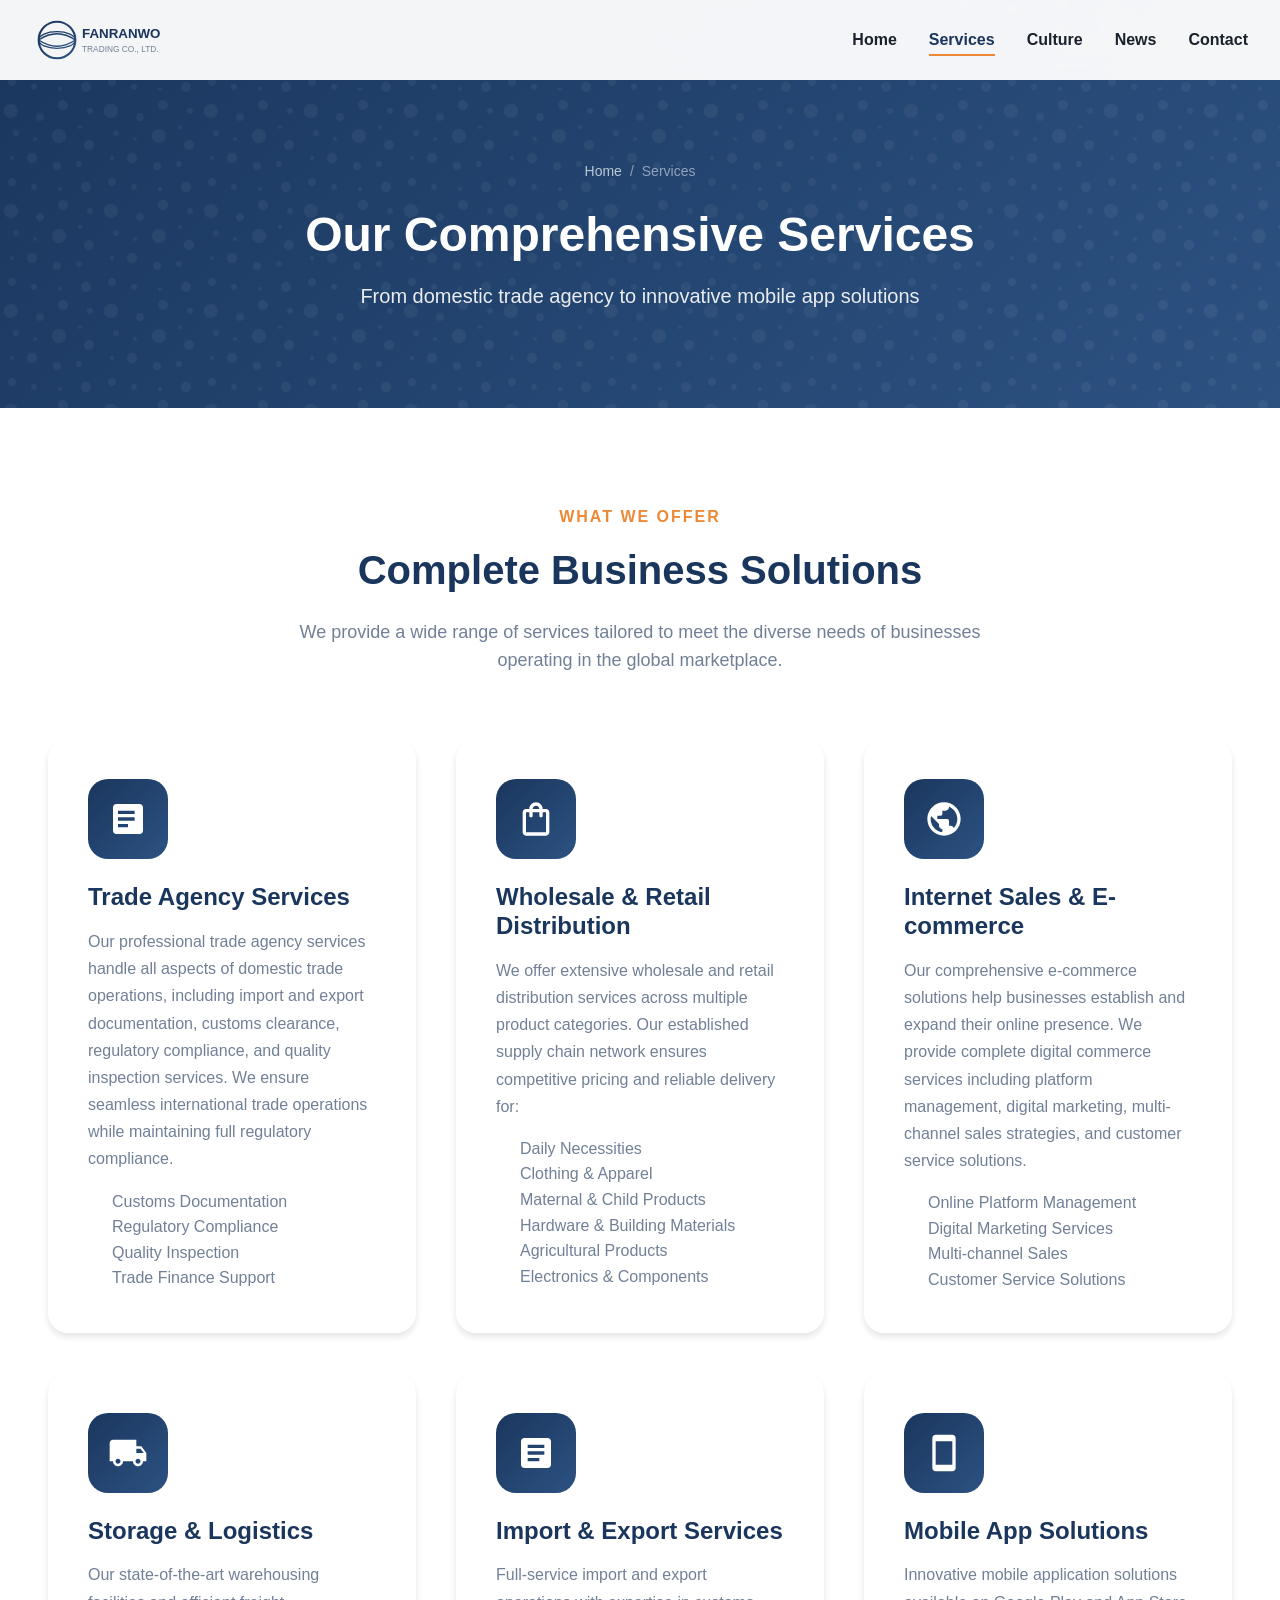
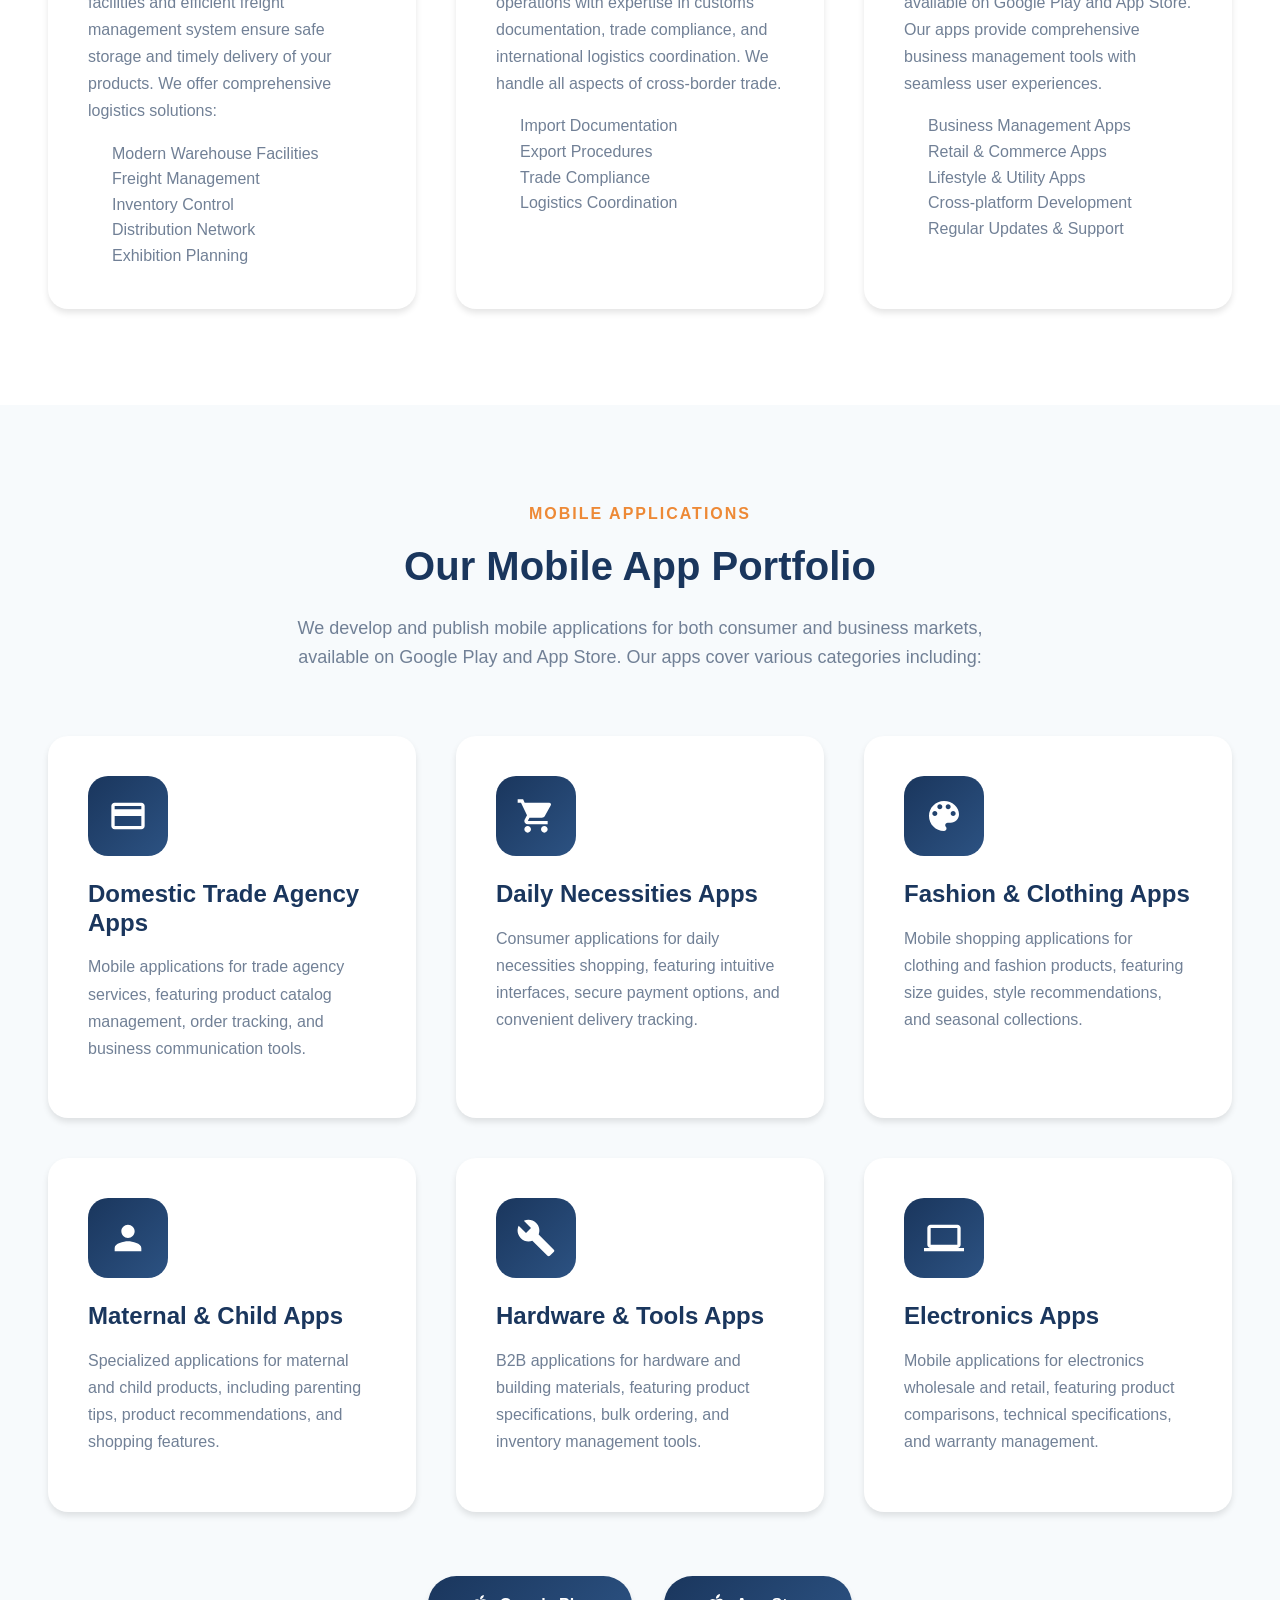
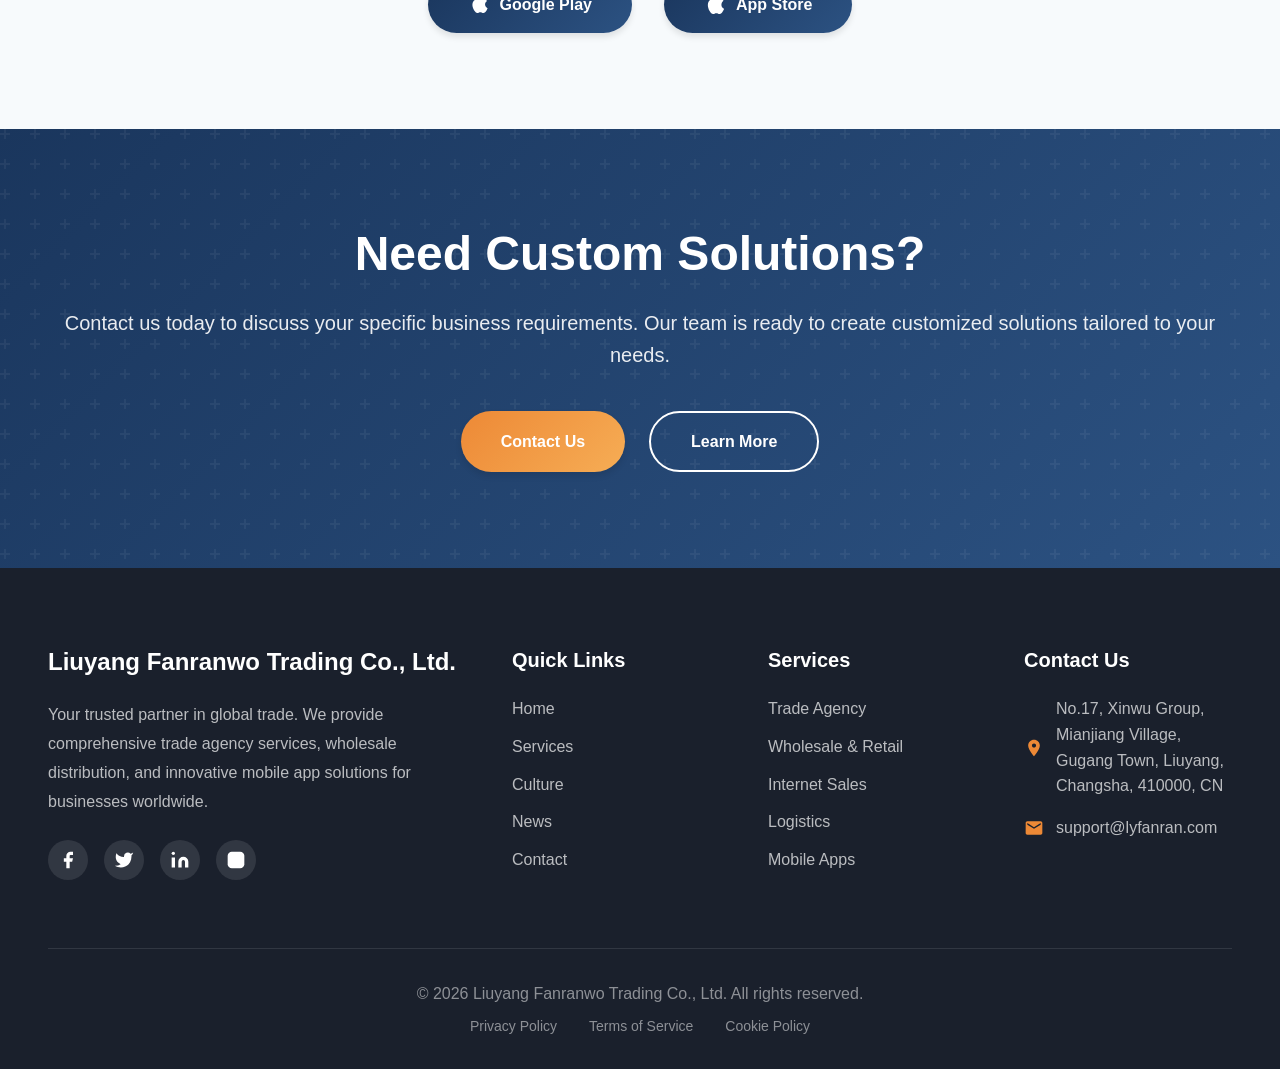
<file: services.html>
<!DOCTYPE html>
<html lang="en">
<head>
    <meta charset="UTF-8">
    <meta name="viewport" content="width=device-width, initial-scale=1.0">
    <meta http-equiv="X-UA-Compatible" content="IE=edge">
    
    <title>Our Services - Liuyang Fanranwo Trading Co., Ltd.</title>
    <meta name="description" content="Explore our comprehensive trade and mobile app services including trade agency, wholesale, internet sales, logistics, and mobile applications.">
    <meta name="keywords" content="trade services, wholesale, mobile apps, import export, logistics, China trading">
    <meta name="author" content="Liuyang Fanranwo Trading Co., Ltd.">
    <meta name="robots" content="index, follow">
    <link rel="canonical" href="https://lyfanran.com/services.html">
    
    <meta property="og:type" content="website">
    <meta property="og:url" content="https://lyfanran.com/services.html">
    <meta property="og:title" content="Our Services - Liuyang Fanranwo Trading Co., Ltd.">
    <meta property="og:description" content="Explore our comprehensive trade and mobile app services.">
    
    <link rel="icon" type="image/svg+xml" href="images/logo.svg">
    
    <link rel="preconnect" href="https://fonts.googleapis.com">
    <link rel="preconnect" href="https://fonts.gstatic.com" crossorigin>
    
    <link rel="stylesheet" href="css/main.css">
    <link rel="stylesheet" href="css/animations.css">
    <link rel="stylesheet" href="css/responsive.css">
</head>
<body>
    <div class="loading">
        <div class="loading-spinner"></div>
    </div>

    <div class="scroll-progress"></div>

    <header>
        <div class="header-container">
            <a href="index.html" class="logo">
                <svg viewBox="0 0 200 60" width="180" height="54">
                    <defs>
                        <linearGradient id="headerLogoGradient" x1="0%" y1="0%" x2="100%" y2="100%">
                            <stop offset="0%" style="stop-color:#1a365d"/>
                            <stop offset="100%" style="stop-color:#2c5282"/>
                        </linearGradient>
                    </defs>
                    <circle cx="30" cy="30" r="22" fill="none" stroke="url(#headerLogoGradient)" stroke-width="2.5"/>
                    <ellipse cx="30" cy="30" rx="22" ry="10" fill="none" stroke="url(#headerLogoGradient)" stroke-width="1.5"/>
                    <line x1="30" y1="8" x2="30" y2="52" stroke="url(#headerLogoGradient)" stroke-width="1.5"/>
                    <path d="M 8 30 Q 30 15, 52 30 Q 30 45, 8 30" fill="none" stroke="url(#headerLogoGradient)" stroke-width="1.5"/>
                    <text x="60" y="28" font-family="Segoe UI, Arial, sans-serif" font-size="16" font-weight="700" fill="#1a365d">FANRANWO</text>
                    <text x="60" y="45" font-family="Segoe UI, Arial, sans-serif" font-size="10" font-weight="400" fill="#718096">TRADING CO., LTD.</text>
                </svg>
            </a>
            
            <nav>
                <ul class="nav-menu">
                    <li><a href="index.html" class="nav-link">Home</a></li>
                    <li><a href="services.html" class="nav-link active">Services</a></li>
                    <li><a href="culture.html" class="nav-link">Culture</a></li>
                    <li><a href="news.html" class="nav-link">News</a></li>
                    <li><a href="contact.html" class="nav-link">Contact</a></li>
                </ul>
                
                <button class="menu-toggle" aria-label="Toggle navigation menu">
                    <span></span>
                    <span></span>
                    <span></span>
                </button>
            </nav>
        </div>
    </header>

    <section class="page-header">
        <div class="page-header-content">
            <div class="breadcrumb">
                <a href="index.html">Home</a>
                <span>/</span>
                <span>Services</span>
            </div>
            <h1>Our Comprehensive Services</h1>
            <p>From domestic trade agency to innovative mobile app solutions</p>
        </div>
    </section>

    <section class="services-detail-section">
        <div class="container">
            <div class="section-header reveal">
                <p class="section-subtitle">What We Offer</p>
                <h2 class="section-title">Complete Business Solutions</h2>
                <p class="section-description">
                    We provide a wide range of services tailored to meet the diverse needs of businesses 
                    operating in the global marketplace.
                </p>
            </div>
            
            <div class="services-grid">
                <article class="service-card reveal" data-delay="100">
                    <div class="service-icon">
                        <svg viewBox="0 0 24 24">
                            <path d="M19 3H5c-1.1 0-2 .9-2 2v14c0 1.1.9 2 2 2h14c1.1 0 2-.9 2-2V5c0-1.1-.9-2-2-2zm-7 14H6v-2h6v2zm4-4H6v-2h10v2zm0-4H6V7h10v2z"/>
                        </svg>
                    </div>
                    <h3 class="service-title">Trade Agency Services</h3>
                    <p class="service-description">
                        Our professional trade agency services handle all aspects of domestic trade operations, 
                        including import and export documentation, customs clearance, regulatory compliance, 
                        and quality inspection services. We ensure seamless international trade operations 
                        while maintaining full regulatory compliance.
                    </p>
                    <ul style="color: var(--text-light); margin-top: 1rem; padding-left: 1.5rem;">
                        <li>Customs Documentation</li>
                        <li>Regulatory Compliance</li>
                        <li>Quality Inspection</li>
                        <li>Trade Finance Support</li>
                    </ul>
                </article>
                
                <article class="service-card reveal" data-delay="200">
                    <div class="service-icon">
                        <svg viewBox="0 0 24 24">
                            <path d="M18 6h-2c0-2.21-1.79-4-4-4S8 3.79 8 6H6c-1.1 0-2 .9-2 2v12c0 1.1.9 2 2 2h12c1.1 0 2-.9 2-2V8c0-1.1-.9-2-2-2zm-6-2c1.1 0 2 .9 2 2h-4c0-1.1.9-2 2-2zm6 16H6V8h2v2c0 .55.45 1 1 1s1-.45 1-1V8h4v2c0 .55.45 1 1 1s1-.45 1-1V8h2v12z"/>
                        </svg>
                    </div>
                    <h3 class="service-title">Wholesale & Retail Distribution</h3>
                    <p class="service-description">
                        We offer extensive wholesale and retail distribution services across multiple product categories. 
                        Our established supply chain network ensures competitive pricing and reliable delivery for:
                    </p>
                    <ul style="color: var(--text-light); margin-top: 1rem; padding-left: 1.5rem;">
                        <li>Daily Necessities</li>
                        <li>Clothing & Apparel</li>
                        <li>Maternal & Child Products</li>
                        <li>Hardware & Building Materials</li>
                        <li>Agricultural Products</li>
                        <li>Electronics & Components</li>
                    </ul>
                </article>
                
                <article class="service-card reveal" data-delay="300">
                    <div class="service-icon">
                        <svg viewBox="0 0 24 24">
                            <path d="M12 2C6.48 2 2 6.48 2 12s4.48 10 10 10 10-4.48 10-10S17.52 2 12 2zm-1 17.93c-3.95-.49-7-3.85-7-7.93 0-.62.08-1.21.21-1.79L9 15v1c0 1.1.9 2 2 2v1.93zm6.9-2.54c-.26-.81-1-1.39-1.9-1.39h-1v-3c0-.55-.45-1-1-1H8v-2h2c.55 0 1-.45 1-1V7h2c1.1 0 2-.9 2-2v-.41c2.93 1.19 5 4.06 5 7.41 0 2.08-.8 3.97-2.1 5.39z"/>
                        </svg>
                    </div>
                    <h3 class="service-title">Internet Sales & E-commerce</h3>
                    <p class="service-description">
                        Our comprehensive e-commerce solutions help businesses establish and expand their online presence. 
                        We provide complete digital commerce services including platform management, digital marketing, 
                        multi-channel sales strategies, and customer service solutions.
                    </p>
                    <ul style="color: var(--text-light); margin-top: 1rem; padding-left: 1.5rem;">
                        <li>Online Platform Management</li>
                        <li>Digital Marketing Services</li>
                        <li>Multi-channel Sales</li>
                        <li>Customer Service Solutions</li>
                    </ul>
                </article>
                
                <article class="service-card reveal" data-delay="400">
                    <div class="service-icon">
                        <svg viewBox="0 0 24 24">
                            <path d="M20 8h-3V4H3c-1.1 0-2 .9-2 2v11h2c0 1.66 1.34 3 3 3s3-1.34 3-3h6c0 1.66 1.34 3 3 3s3-1.34 3-3h2v-5l-3-4zM6 18.5c-.83 0-1.5-.67-1.5-1.5s.67-1.5 1.5-1.5 1.5.67 1.5 1.5-.67 1.5-1.5 1.5zm13.5-9l1.96 2.5H17V9.5h2zm-1.5 9c-.83 0-1.5-.67-1.5-1.5s.67-1.5 1.5-1.5 1.5.67 1.5 1.5-.67 1.5-1.5 1.5z"/>
                        </svg>
                    </div>
                    <h3 class="service-title">Storage & Logistics</h3>
                    <p class="service-description">
                        Our state-of-the-art warehousing facilities and efficient freight management system ensure 
                        safe storage and timely delivery of your products. We offer comprehensive logistics solutions:
                    </p>
                    <ul style="color: var(--text-light); margin-top: 1rem; padding-left: 1.5rem;">
                        <li>Modern Warehouse Facilities</li>
                        <li>Freight Management</li>
                        <li>Inventory Control</li>
                        <li>Distribution Network</li>
                        <li>Exhibition Planning</li>
                    </ul>
                </article>
                
                <article class="service-card reveal" data-delay="500">
                    <div class="service-icon">
                        <svg viewBox="0 0 24 24">
                            <path d="M19 3H5c-1.1 0-2 .9-2 2v14c0 1.1.9 2 2 2h14c1.1 0 2-.9 2-2V5c0-1.1-.9-2-2-2zm-5 14H7v-2h7v2zm3-4H7v-2h10v2zm0-4H7V7h10v2z"/>
                        </svg>
                    </div>
                    <h3 class="service-title">Import & Export Services</h3>
                    <p class="service-description">
                        Full-service import and export operations with expertise in customs documentation, 
                        trade compliance, and international logistics coordination. We handle all aspects of 
                        cross-border trade.
                    </p>
                    <ul style="color: var(--text-light); margin-top: 1rem; padding-left: 1.5rem;">
                        <li>Import Documentation</li>
                        <li>Export Procedures</li>
                        <li>Trade Compliance</li>
                        <li>Logistics Coordination</li>
                    </ul>
                </article>
                
                <article class="service-card reveal" data-delay="600">
                    <div class="service-icon">
                        <svg viewBox="0 0 24 24">
                            <path d="M17 1.01L7 1c-1.1 0-2 .9-2 2v18c0 1.1.9 2 2 2h10c1.1 0 2-.9 2-2V3c0-1.1-.9-1.99-2-1.99zM17 19H7V5h10v14z"/>
                        </svg>
                    </div>
                    <h3 class="service-title">Mobile App Solutions</h3>
                    <p class="service-description">
                        Innovative mobile application solutions available on Google Play and App Store. 
                        Our apps provide comprehensive business management tools with seamless user experiences.
                    </p>
                    <ul style="color: var(--text-light); margin-top: 1rem; padding-left: 1.5rem;">
                        <li>Business Management Apps</li>
                        <li>Retail & Commerce Apps</li>
                        <li>Lifestyle & Utility Apps</li>
                        <li>Cross-platform Development</li>
                        <li>Regular Updates & Support</li>
                    </ul>
                </article>
            </div>
        </div>
    </section>

    <section class="mobile-apps-section" style="background: var(--bg-light);">
        <div class="container">
            <div class="section-header reveal">
                <p class="section-subtitle">Mobile Applications</p>
                <h2 class="section-title">Our Mobile App Portfolio</h2>
                <p class="section-description">
                    We develop and publish mobile applications for both consumer and business markets, 
                    available on Google Play and App Store. Our apps cover various categories including:
                </p>
            </div>
            
            <div class="services-grid">
                <article class="service-card reveal" data-delay="100">
                    <div class="service-icon">
                        <svg viewBox="0 0 24 24">
                            <path d="M20 4H4c-1.11 0-1.99.89-1.99 2L2 18c0 1.11.89 2 2 2h16c1.11 0 2-.89 2-2V6c0-1.11-.89-2-2-2zm0 14H4v-6h16v6zm0-10H4V6h16v2z"/>
                        </svg>
                    </div>
                    <h3 class="service-title">Domestic Trade Agency Apps</h3>
                    <p class="service-description">
                        Mobile applications for trade agency services, featuring product catalog management, 
                        order tracking, and business communication tools.
                    </p>
                </article>
                
                <article class="service-card reveal" data-delay="200">
                    <div class="service-icon">
                        <svg viewBox="0 0 24 24">
                            <path d="M7 18c-1.1 0-1.99.9-1.99 2S5.9 22 7 22s2-.9 2-2-.9-2-2-2zM1 2v2h2l3.6 7.59-1.35 2.45c-.16.28-.25.61-.25.96 0 1.1.9 2 2 2h12v-2H7.42c-.14 0-.25-.11-.25-.25l.03-.12.9-1.63h7.45c.75 0 1.41-.41 1.75-1.03l3.58-6.49c.08-.14.12-.31.12-.48 0-.55-.45-1-1-1H5.21l-.94-2H1zm16 16c-1.1 0-1.99.9-1.99 2s.89 2 1.99 2 2-.9 2-2-.9-2-2-2z"/>
                        </svg>
                    </div>
                    <h3 class="service-title">Daily Necessities Apps</h3>
                    <p class="service-description">
                        Consumer applications for daily necessities shopping, featuring intuitive interfaces, 
                        secure payment options, and convenient delivery tracking.
                    </p>
                </article>
                
                <article class="service-card reveal" data-delay="300">
                    <div class="service-icon">
                        <svg viewBox="0 0 24 24">
                            <path d="M12 3c-4.97 0-9 4.03-9 9s4.03 9 9 9c.83 0 1.5-.67 1.5-1.5 0-.39-.15-.74-.39-1.01-.23-.26-.38-.61-.38-.99 0-.83.67-1.5 1.5-1.5H16c2.76 0 5-2.24 5-5 0-4.42-4.03-8-9-8zm-5.5 9c-.83 0-1.5-.67-1.5-1.5S5.67 9 6.5 9 8 9.67 8 10.5 7.33 12 6.5 12zm3-4C8.67 8 8 7.33 8 6.5S8.67 5 9.5 5s1.5.67 1.5 1.5S10.33 8 9.5 8zm5 0c-.83 0-1.5-.67-1.5-1.5S13.67 5 14.5 5s1.5.67 1.5 1.5S15.33 8 14.5 8zm3 4c-.83 0-1.5-.67-1.5-1.5S16.67 9 17.5 9s1.5.67 1.5 1.5-.67 1.5-1.5 1.5z"/>
                        </svg>
                    </div>
                    <h3 class="service-title">Fashion & Clothing Apps</h3>
                    <p class="service-description">
                        Mobile shopping applications for clothing and fashion products, featuring size guides, 
                        style recommendations, and seasonal collections.
                    </p>
                </article>
                
                <article class="service-card reveal" data-delay="400">
                    <div class="service-icon">
                        <svg viewBox="0 0 24 24">
                            <path d="M12 12c2.21 0 4-1.79 4-4s-1.79-4-4-4-4 1.79-4 4 1.79 4 4 4zm0 2c-2.67 0-8 1.34-8 4v2h16v-2c0-2.66-5.33-4-8-4z"/>
                        </svg>
                    </div>
                    <h3 class="service-title">Maternal & Child Apps</h3>
                    <p class="service-description">
                        Specialized applications for maternal and child products, including parenting tips, 
                        product recommendations, and shopping features.
                    </p>
                </article>
                
                <article class="service-card reveal" data-delay="500">
                    <div class="service-icon">
                        <svg viewBox="0 0 24 24">
                            <path d="M22.7 19l-9.1-9.1c.9-2.3.4-5-1.5-6.9-2-2-5-2.4-7.4-1.3L9 6 6 9 1.6 4.7C.4 7.1.9 10.1 2.9 12.1c1.9 1.9 4.6 2.4 6.9 1.5l9.1 9.1c.4.4 1 .4 1.4 0l2.3-2.3c.5-.4.5-1.1.1-1.4z"/>
                        </svg>
                    </div>
                    <h3 class="service-title">Hardware & Tools Apps</h3>
                    <p class="service-description">
                        B2B applications for hardware and building materials, featuring product specifications, 
                        bulk ordering, and inventory management tools.
                    </p>
                </article>
                
                <article class="service-card reveal" data-delay="600">
                    <div class="service-icon">
                        <svg viewBox="0 0 24 24">
                            <path d="M20 18c1.1 0 1.99-.9 1.99-2L22 6c0-1.1-.9-2-2-2H4c-1.1 0-2 .9-2 2v10c0 1.1.9 2 2 2H0v2h24v-2h-4zM4 6h16v10H4V6z"/>
                        </svg>
                    </div>
                    <h3 class="service-title">Electronics Apps</h3>
                    <p class="service-description">
                        Mobile applications for electronics wholesale and retail, featuring product comparisons, 
                        technical specifications, and warranty management.
                    </p>
                </article>
            </div>
            
            <div class="text-center mt-4">
                <div style="display: flex; justify-content: center; gap: 2rem; flex-wrap: wrap; margin-top: 3rem;">
                    <a href="#" class="btn btn-primary" style="display: inline-flex; align-items: center; gap: 0.5rem;">
                        <svg viewBox="0 0 24 24" width="24" height="24" fill="currentColor">
                            <path d="M17.05 20.28c-.98.95-2.05.8-3.08.35-1.09-.46-2.09-.48-3.24 0-1.44.62-2.2.44-3.06-.35C2.79 15.25 3.51 7.59 9.05 7.31c1.35.07 2.29.74 3.08.8 1.18-.24 2.31-.93 3.57-.84 1.51.12 2.65.72 3.4 1.8-3.12 1.87-2.38 5.98.48 7.13-.57 1.5-1.31 2.99-2.54 4.09l.01-.01zM12.03 7.25c-.15-2.23 1.66-4.07 3.74-4.25.29 2.58-2.34 4.5-3.74 4.25z"/>
                        </svg>
                        Google Play
                    </a>
                    <a href="#" class="btn btn-primary" style="display: inline-flex; align-items: center; gap: 0.5rem;">
                        <svg viewBox="0 0 24 24" width="24" height="24" fill="currentColor">
                            <path d="M18.71 19.5c-.83 1.24-1.71 2.45-3.05 2.47-1.34.03-1.77-.79-3.29-.79-1.53 0-2 .77-3.27.82-1.31.05-2.3-1.32-3.14-2.53C4.25 17 2.94 12.45 4.7 9.39c.87-1.52 2.43-2.48 4.12-2.51 1.28-.02 2.5.87 3.29.87.78 0 2.26-1.07 3.81-.91.65.03 2.47.26 3.64 1.98-.09.06-2.17 1.28-2.15 3.81.03 3.02 2.65 4.03 2.68 4.04-.03.07-.42 1.44-1.38 2.83M13 3.5c.73-.83 1.94-1.46 2.94-1.5.13 1.17-.34 2.35-1.04 3.19-.69.85-1.83 1.51-2.95 1.42-.15-1.15.41-2.35 1.05-3.11z"/>
                        </svg>
                        App Store
                    </a>
                </div>
            </div>
        </div>
    </section>

    <section class="cta-section">
        <div class="container">
            <div class="cta-content reveal">
                <h2>Need Custom Solutions?</h2>
                <p>
                    Contact us today to discuss your specific business requirements. 
                    Our team is ready to create customized solutions tailored to your needs.
                </p>
                <div class="hero-buttons" style="justify-content: center;">
                    <a href="contact.html" class="btn btn-accent">Contact Us</a>
                    <a href="index.html" class="btn btn-outline">Learn More</a>
                </div>
            </div>
        </div>
    </section>

    <footer>
        <div class="container">
            <div class="footer-grid">
                <div class="footer-about">
                    <h3>Liuyang Fanranwo Trading Co., Ltd.</h3>
                    <p>
                        Your trusted partner in global trade. We provide comprehensive trade agency services, 
                        wholesale distribution, and innovative mobile app solutions for businesses worldwide.
                    </p>
                    <div class="footer-social">
                        <a href="#" aria-label="Facebook">
                            <svg viewBox="0 0 24 24"><path d="M18 2h-3a5 5 0 0 0-5 5v3H7v4h3v8h4v-8h3l1-4h-4V7a1 1 0 0 1 1-1h3z"/></svg>
                        </a>
                        <a href="#" aria-label="Twitter">
                            <svg viewBox="0 0 24 24"><path d="M23 3a10.9 10.9 0 0 1-3.14 1.53 4.48 4.48 0 0 0-7.86 3v1A10.66 10.66 0 0 1 3 4s-4 9 5 13a11.64 11.64 0 0 1-7 2c9 5 20 0 20-11.5a4.5 4.5 0 0 0-.08-.83A7.72 7.72 0 0 0 23 3z"/></svg>
                        </a>
                        <a href="#" aria-label="LinkedIn">
                            <svg viewBox="0 0 24 24"><path d="M16 8a6 6 0 0 1 6 6v7h-4v-7a2 2 0 0 0-2-2 2 2 0 0 0-2 2v7h-4v-7a6 6 0 0 1 6-6z"/><rect x="2" y="9" width="4" height="12"/><circle cx="4" cy="4" r="2"/></svg>
                        </a>
                        <a href="#" aria-label="Instagram">
                            <svg viewBox="0 0 24 24"><rect x="2" y="2" width="20" height="20" rx="5" ry="5"/><path d="M16 11.37A4 4 0 1 1 12.63 8 4 4 0 0 1 16 11.37z"/><line x1="17.5" y1="6.5" x2="17.51" y2="6.5"/></svg>
                        </a>
                    </div>
                </div>
                
                <div class="footer-links">
                    <h4>Quick Links</h4>
                    <ul>
                        <li><a href="index.html">Home</a></li>
                        <li><a href="services.html">Services</a></li>
                        <li><a href="culture.html">Culture</a></li>
                        <li><a href="news.html">News</a></li>
                        <li><a href="contact.html">Contact</a></li>
                    </ul>
                </div>
                
                <div class="footer-links">
                    <h4>Services</h4>
                    <ul>
                        <li><a href="services.html">Trade Agency</a></li>
                        <li><a href="services.html">Wholesale & Retail</a></li>
                        <li><a href="services.html">Internet Sales</a></li>
                        <li><a href="services.html">Logistics</a></li>
                        <li><a href="services.html">Mobile Apps</a></li>
                    </ul>
                </div>
                
                <div class="footer-links footer-contact">
                    <h4>Contact Us</h4>
                    <p>
                        <svg viewBox="0 0 24 24"><path d="M12 2C8.13 2 5 5.13 5 9c0 5.25 7 13 7 13s7-7.75 7-13c0-3.87-3.13-7-7-7zm0 9.5c-1.38 0-2.5-1.12-2.5-2.5s1.12-2.5 2.5-2.5 2.5 1.12 2.5 2.5-1.12 2.5-2.5 2.5z"/></svg>
                        No.17, Xinwu Group, Mianjiang Village, Gugang Town, Liuyang, Changsha, 410000, CN
                    </p>
                    <p>
                        <svg viewBox="0 0 24 24"><path d="M20 4H4c-1.1 0-1.99.9-1.99 2L2 18c0 1.1.9 2 2 2h16c1.1 0 2-.9 2-2V6c0-1.1-.9-2-2-2zm0 4l-8 5-8-5V6l8 5 8-5v2z"/></svg>
                        support@lyfanran.com
                    </p>
                </div>
            </div>
            
            <div class="footer-bottom">
                <p>&copy; <span class="current-year">2025</span> Liuyang Fanranwo Trading Co., Ltd. All rights reserved.</p>
                <div class="footer-bottom-links">
                    <a href="privacy.html">Privacy Policy</a>
                    <a href="terms.html">Terms of Service</a>
                    <a href="privacy.html">Cookie Policy</a>
                </div>
            </div>
        </div>
    </footer>

    <button class="back-to-top" aria-label="Back to top">
        <svg viewBox="0 0 24 24"><path d="M12 4l-1.41 1.41L16.17 11H4v2h12.17l-5.58 5.59L12 20l8-8z"/></svg>
    </button>

    <script src="js/main.js"></script>
    <script src="js/animations.js"></script>
    <script src="js/form.js"></script>
</body>
</html>
</file>
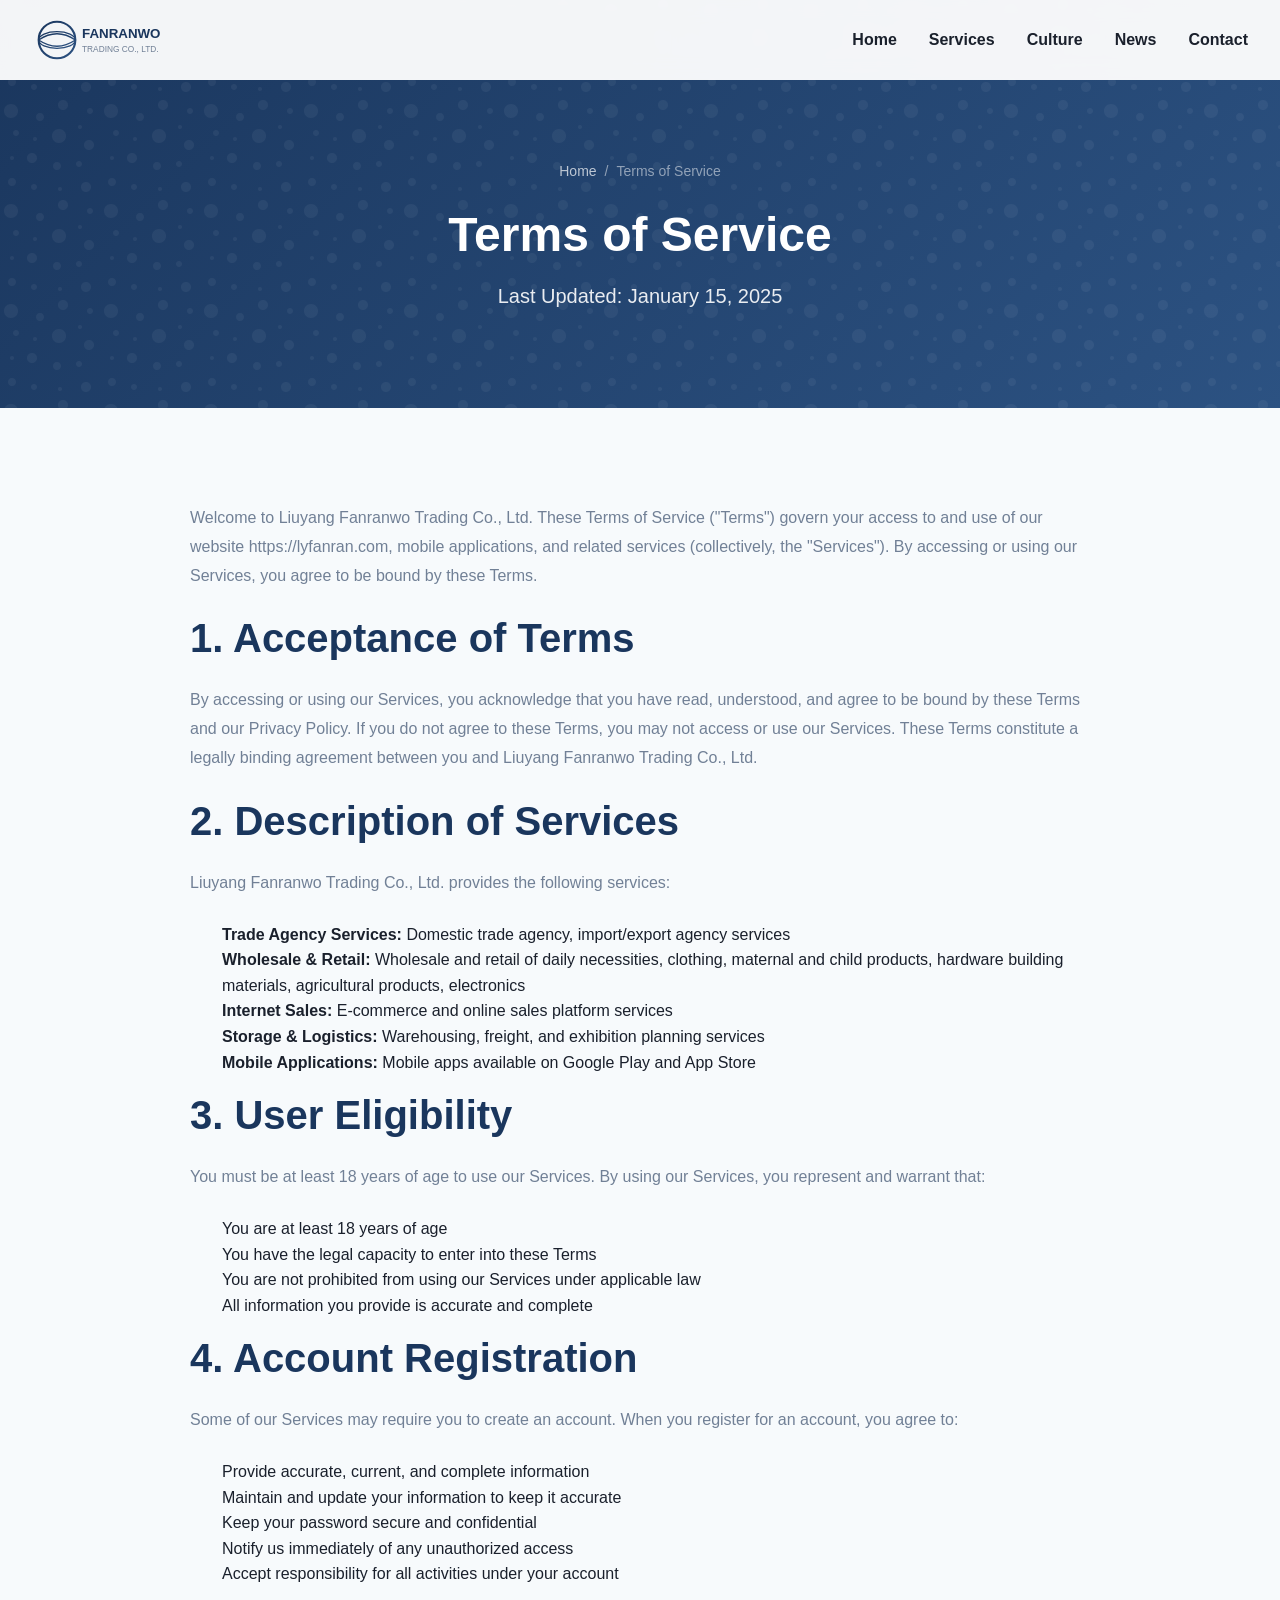
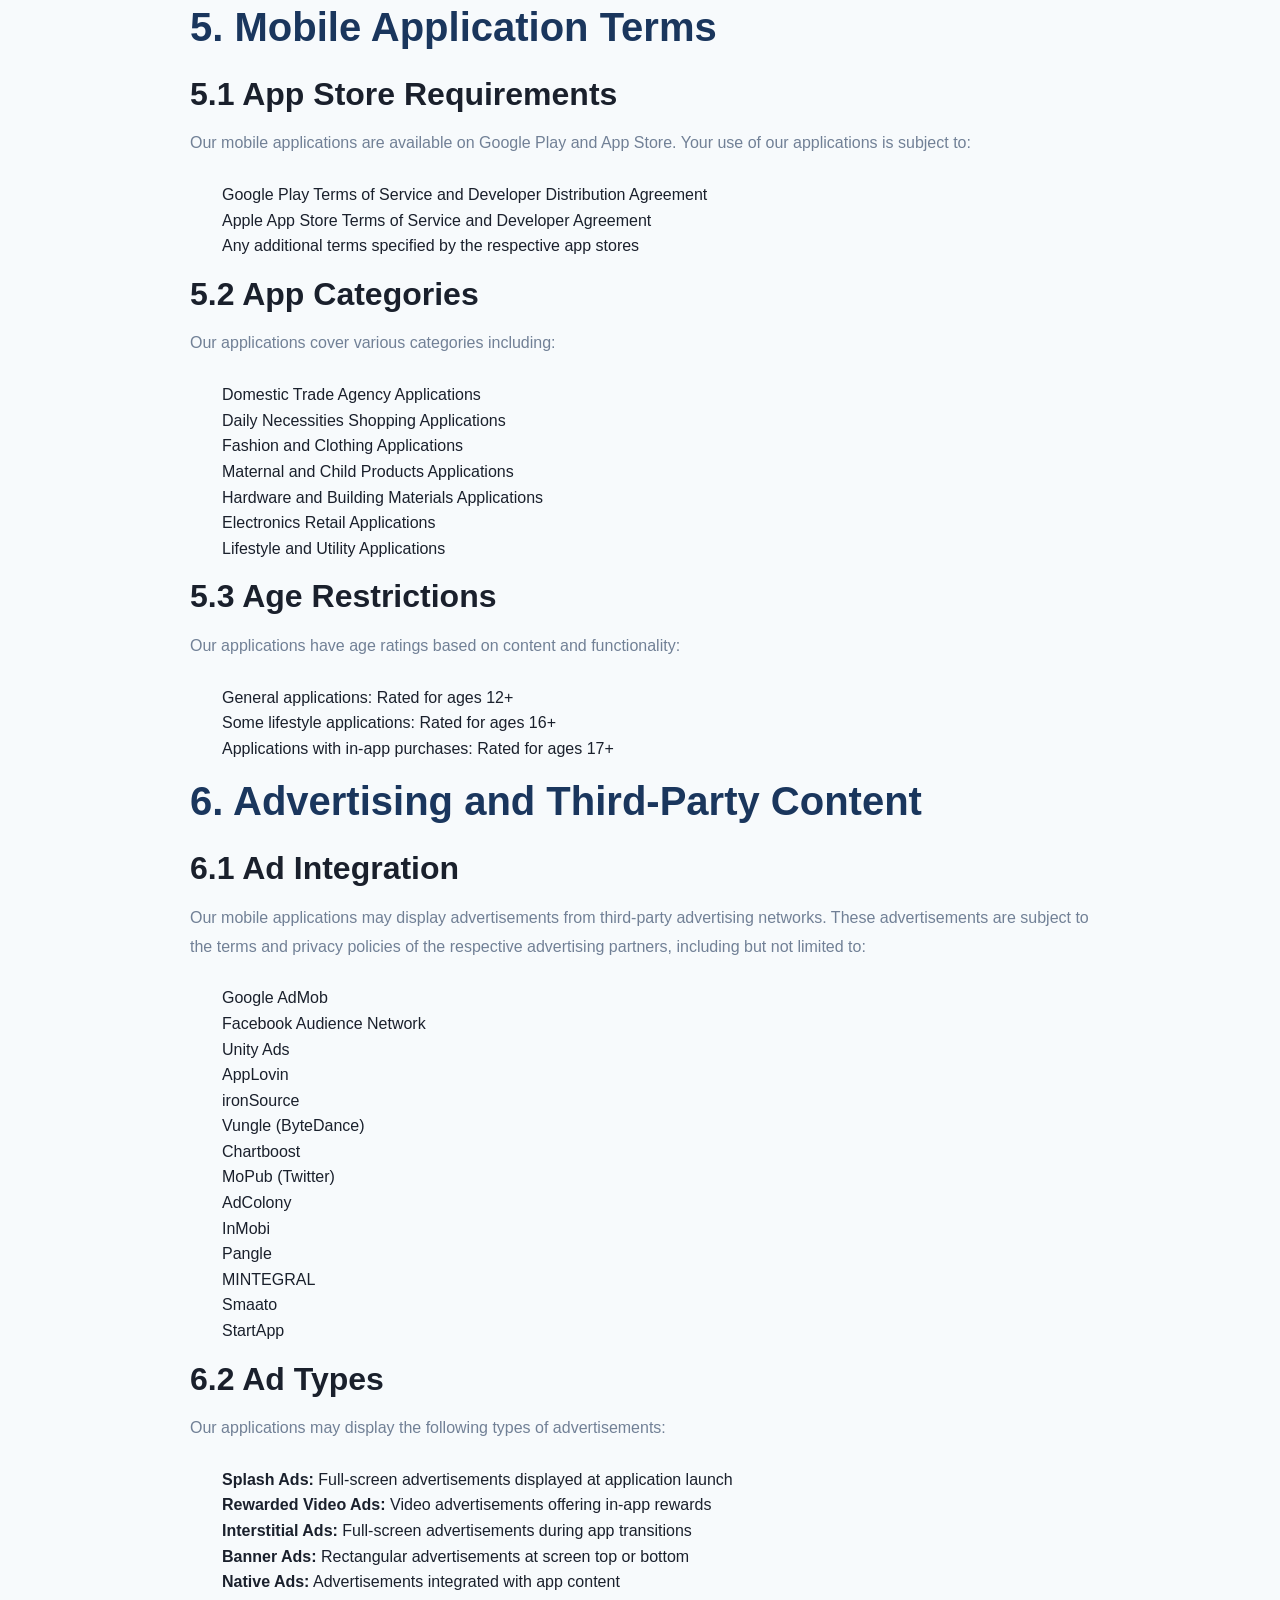
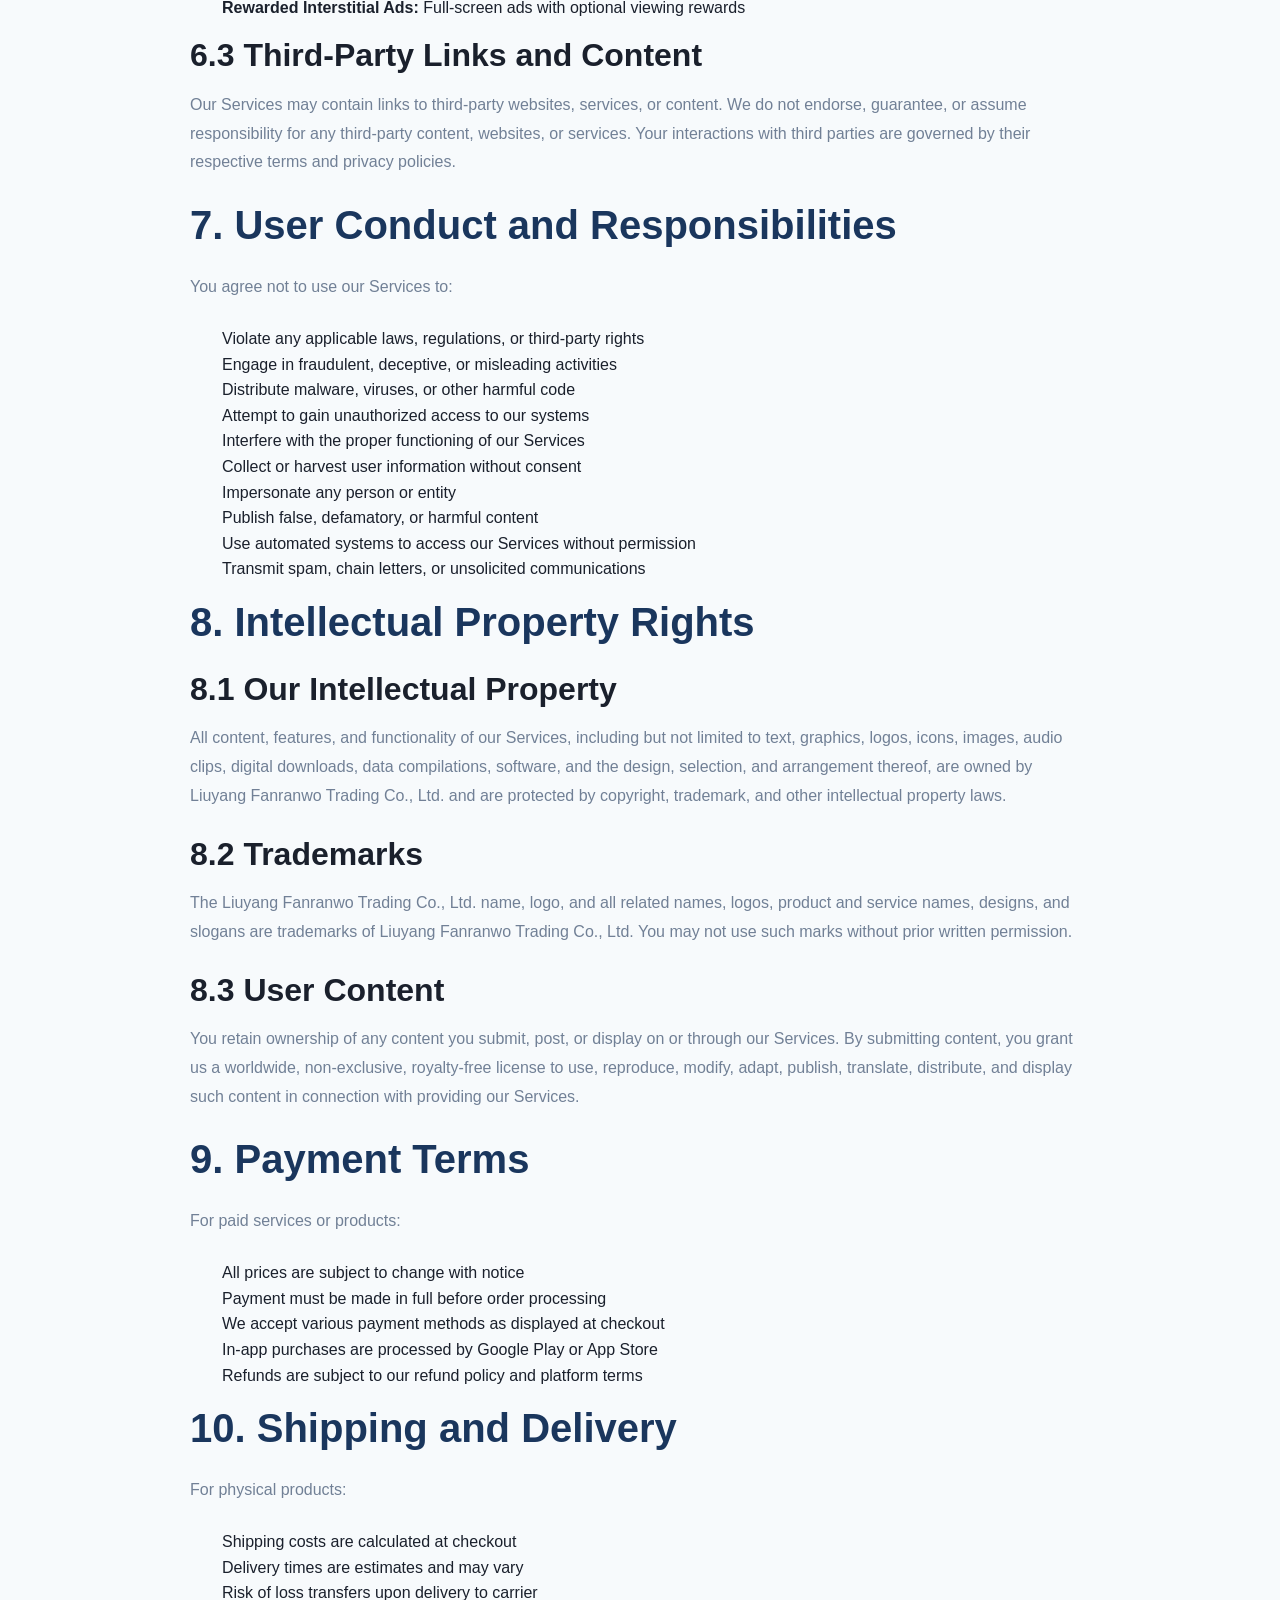
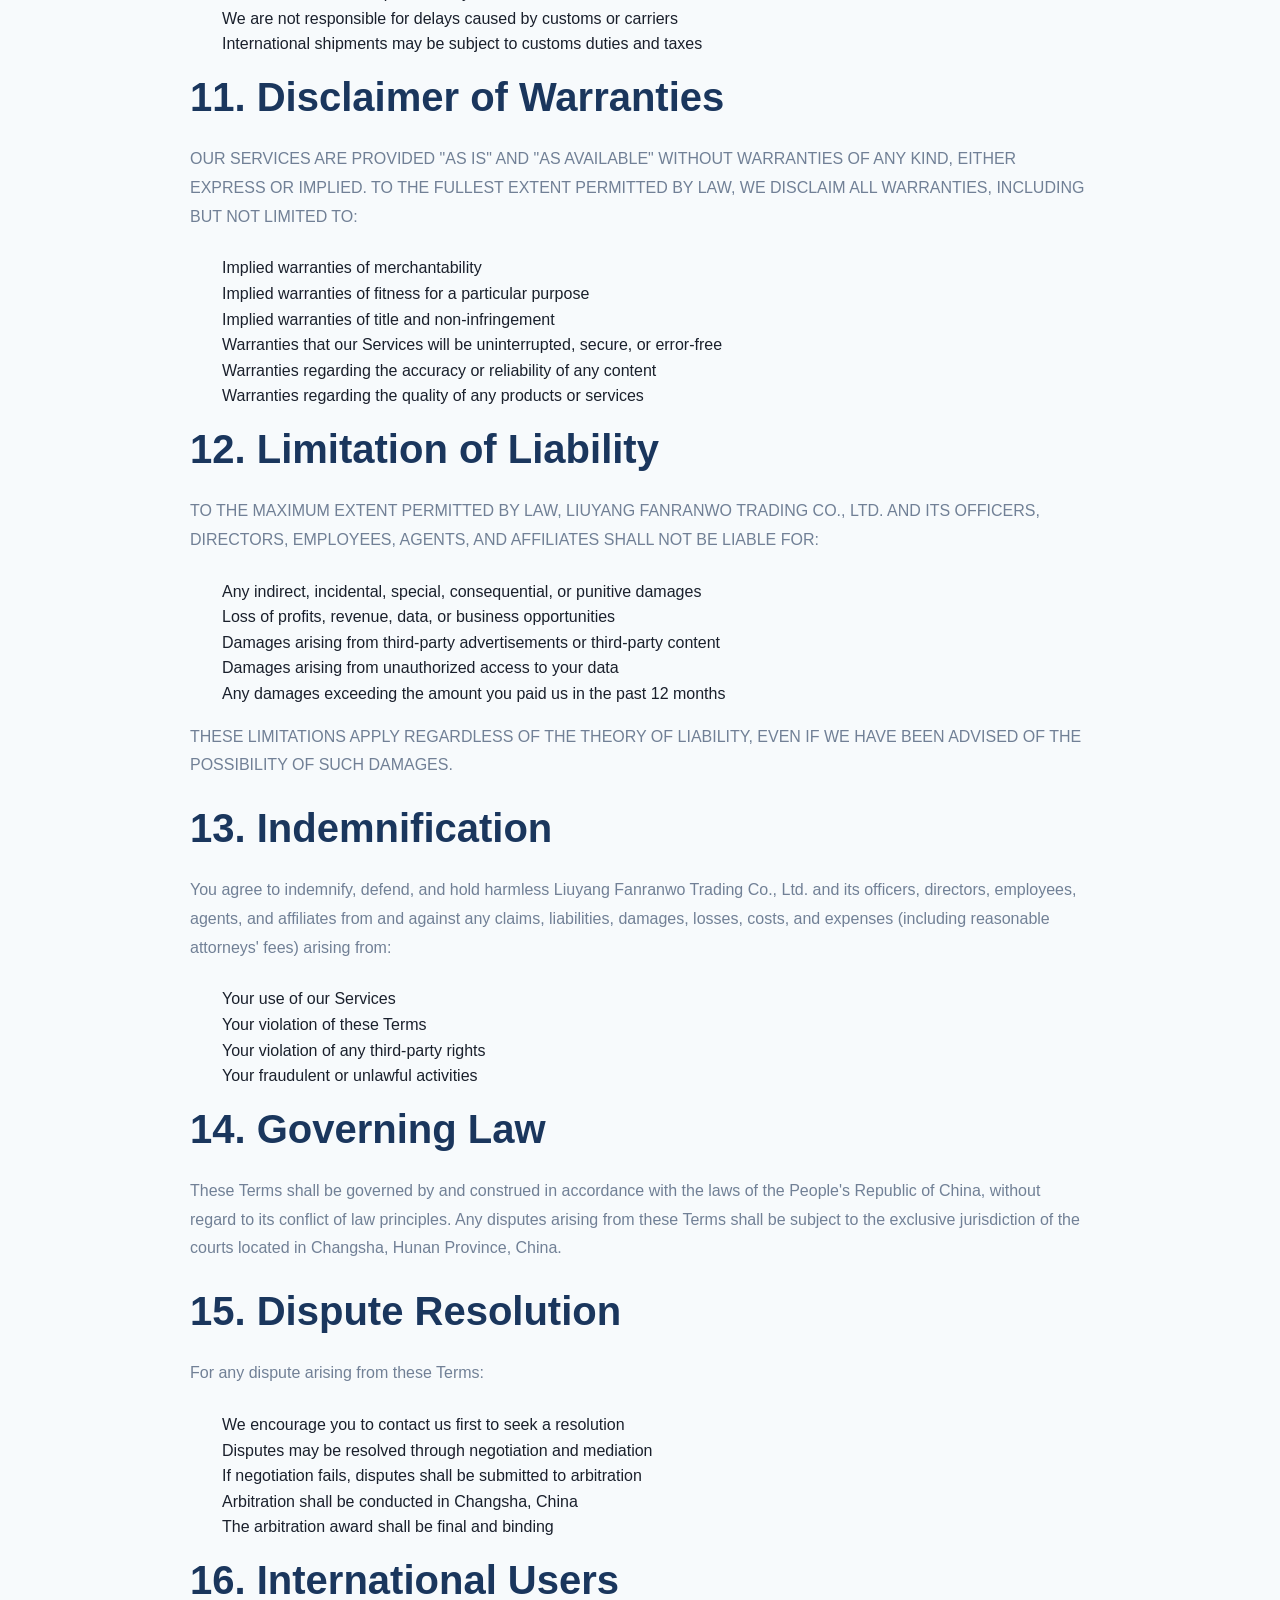
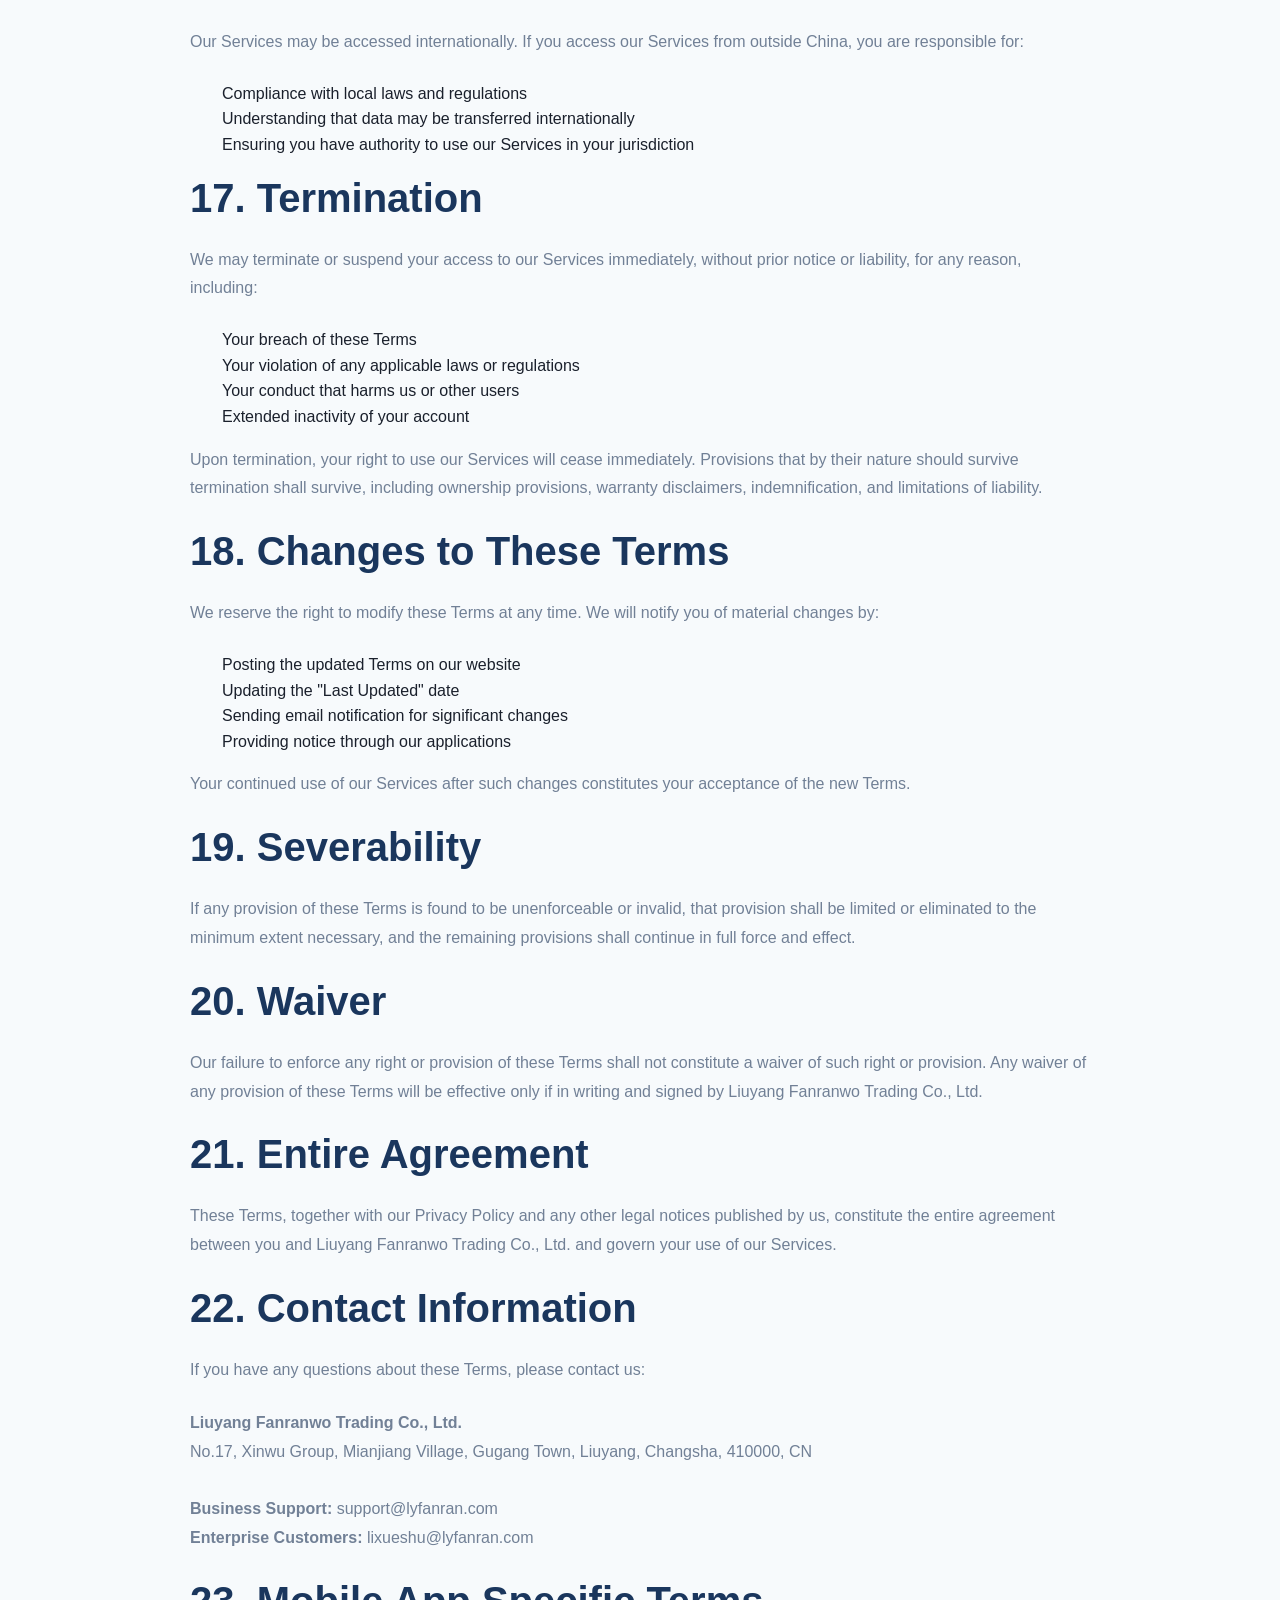
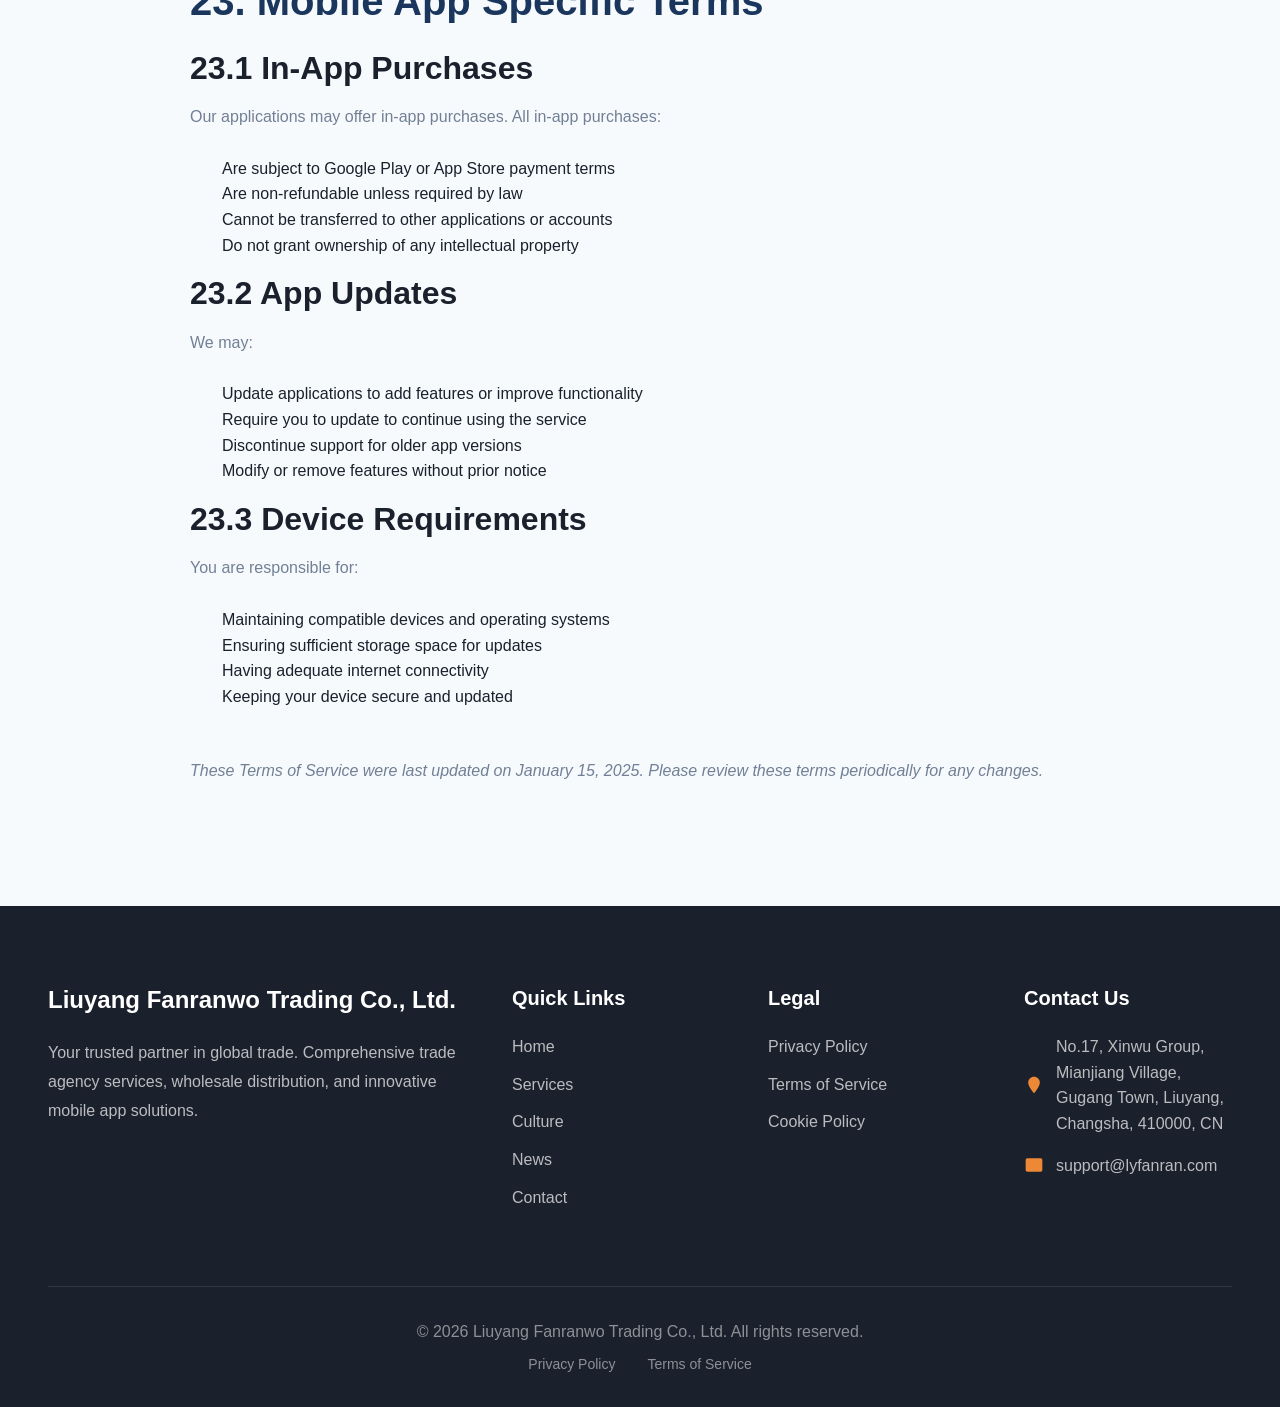
<file: terms.html>
<!DOCTYPE html>
<html lang="en">
<head>
    <meta charset="UTF-8">
    <meta name="viewport" content="width=device-width, initial-scale=1.0">
    <title>Terms of Service - Liuyang Fanranwo Trading Co., Ltd.</title>
    <meta name="description" content="Terms of Service for Liuyang Fanranwo Trading Co., Ltd. Read our complete terms and conditions governing the use of our website and services.">
    <meta name="robots" content="index, follow">
    <link rel="canonical" href="https://lyfanran.com/terms.html">
    <link rel="icon" type="image/svg+xml" href="images/logo.svg">
    <link rel="stylesheet" href="css/main.css">
    <link rel="stylesheet" href="css/animations.css">
    <link rel="stylesheet" href="css/responsive.css">
</head>
<body>
    <div class="loading"><div class="loading-spinner"></div></div>
    <div class="scroll-progress"></div>
    <header>
        <div class="header-container">
            <a href="index.html" class="logo">
                <svg viewBox="0 0 200 60" width="180" height="54">
                    <defs>
                        <linearGradient id="headerLogoGradient" x1="0%" y1="0%" x2="100%" y2="100%">
                            <stop offset="0%" style="stop-color:#1a365d"/>
                            <stop offset="100%" style="stop-color:#2c5282"/>
                        </linearGradient>
                    </defs>
                    <circle cx="30" cy="30" r="22" fill="none" stroke="url(#headerLogoGradient)" stroke-width="2.5"/>
                    <ellipse cx="30" cy="30" rx="22" ry="10" fill="none" stroke="url(#headerLogoGradient)" stroke-width="1.5"/>
                    <line x1="30" y1="8" x2="30" y2="52" stroke="url(#headerLogoGradient)" stroke-width="1.5"/>
                    <path d="M 8 30 Q 30 15, 52 30 Q 30 45, 8 30" fill="none" stroke="url(#headerLogoGradient)" stroke-width="1.5"/>
                    <text x="60" y="28" font-family="Segoe UI, Arial, sans-serif" font-size="16" font-weight="700" fill="#1a365d">FANRANWO</text>
                    <text x="60" y="45" font-family="Segoe UI, Arial, sans-serif" font-size="10" font-weight="400" fill="#718096">TRADING CO., LTD.</text>
                </svg>
            </a>
            <nav>
                <ul class="nav-menu">
                    <li><a href="index.html" class="nav-link">Home</a></li>
                    <li><a href="services.html" class="nav-link">Services</a></li>
                    <li><a href="culture.html" class="nav-link">Culture</a></li>
                    <li><a href="news.html" class="nav-link">News</a></li>
                    <li><a href="contact.html" class="nav-link">Contact</a></li>
                </ul>
                <button class="menu-toggle" aria-label="Toggle navigation menu">
                    <span></span><span></span><span></span>
                </button>
            </nav>
        </div>
    </header>

    <section class="page-header">
        <div class="page-header-content">
            <div class="breadcrumb">
                <a href="index.html">Home</a><span>/</span><span>Terms of Service</span>
            </div>
            <h1>Terms of Service</h1>
            <p>Last Updated: January 15, 2025</p>
        </div>
    </section>

    <section class="about-section">
        <div class="container">
            <article class="about-content" style="max-width: 900px; margin: 0 auto;">
                <p>Welcome to Liuyang Fanranwo Trading Co., Ltd. These Terms of Service ("Terms") govern your access to and use of our website <a href="https://lyfanran.com">https://lyfanran.com</a>, mobile applications, and related services (collectively, the "Services"). By accessing or using our Services, you agree to be bound by these Terms.</p>

                <h2>1. Acceptance of Terms</h2>
                <p>By accessing or using our Services, you acknowledge that you have read, understood, and agree to be bound by these Terms and our Privacy Policy. If you do not agree to these Terms, you may not access or use our Services. These Terms constitute a legally binding agreement between you and Liuyang Fanranwo Trading Co., Ltd.</p>

                <h2>2. Description of Services</h2>
                <p>Liuyang Fanranwo Trading Co., Ltd. provides the following services:</p>
                <ul style="margin-left: 2rem; margin-bottom: 1rem;">
                    <li><strong>Trade Agency Services:</strong> Domestic trade agency, import/export agency services</li>
                    <li><strong>Wholesale & Retail:</strong> Wholesale and retail of daily necessities, clothing, maternal and child products, hardware building materials, agricultural products, electronics</li>
                    <li><strong>Internet Sales:</strong> E-commerce and online sales platform services</li>
                    <li><strong>Storage & Logistics:</strong> Warehousing, freight, and exhibition planning services</li>
                    <li><strong>Mobile Applications:</strong> Mobile apps available on Google Play and App Store</li>
                </ul>

                <h2>3. User Eligibility</h2>
                <p>You must be at least 18 years of age to use our Services. By using our Services, you represent and warrant that:</p>
                <ul style="margin-left: 2rem; margin-bottom: 1rem;">
                    <li>You are at least 18 years of age</li>
                    <li>You have the legal capacity to enter into these Terms</li>
                    <li>You are not prohibited from using our Services under applicable law</li>
                    <li>All information you provide is accurate and complete</li>
                </ul>

                <h2>4. Account Registration</h2>
                <p>Some of our Services may require you to create an account. When you register for an account, you agree to:</p>
                <ul style="margin-left: 2rem; margin-bottom: 1rem;">
                    <li>Provide accurate, current, and complete information</li>
                    <li>Maintain and update your information to keep it accurate</li>
                    <li>Keep your password secure and confidential</li>
                    <li>Notify us immediately of any unauthorized access</li>
                    <li>Accept responsibility for all activities under your account</li>
                </ul>

                <h2>5. Mobile Application Terms</h2>
                
                <h3>5.1 App Store Requirements</h3>
                <p>Our mobile applications are available on Google Play and App Store. Your use of our applications is subject to:</p>
                <ul style="margin-left: 2rem; margin-bottom: 1rem;">
                    <li>Google Play Terms of Service and Developer Distribution Agreement</li>
                    <li>Apple App Store Terms of Service and Developer Agreement</li>
                    <li>Any additional terms specified by the respective app stores</li>
                </ul>

                <h3>5.2 App Categories</h3>
                <p>Our applications cover various categories including:</p>
                <ul style="margin-left: 2rem; margin-bottom: 1rem;">
                    <li>Domestic Trade Agency Applications</li>
                    <li>Daily Necessities Shopping Applications</li>
                    <li>Fashion and Clothing Applications</li>
                    <li>Maternal and Child Products Applications</li>
                    <li>Hardware and Building Materials Applications</li>
                    <li>Electronics Retail Applications</li>
                    <li>Lifestyle and Utility Applications</li>
                </ul>

                <h3>5.3 Age Restrictions</h3>
                <p>Our applications have age ratings based on content and functionality:</p>
                <ul style="margin-left: 2rem; margin-bottom: 1rem;">
                    <li>General applications: Rated for ages 12+</li>
                    <li>Some lifestyle applications: Rated for ages 16+</li>
                    <li>Applications with in-app purchases: Rated for ages 17+</li>
                </ul>

                <h2>6. Advertising and Third-Party Content</h2>
                
                <h3>6.1 Ad Integration</h3>
                <p>Our mobile applications may display advertisements from third-party advertising networks. These advertisements are subject to the terms and privacy policies of the respective advertising partners, including but not limited to:</p>
                <ul style="margin-left: 2rem; margin-bottom: 1rem;">
                    <li>Google AdMob</li>
                    <li>Facebook Audience Network</li>
                    <li>Unity Ads</li>
                    <li>AppLovin</li>
                    <li>ironSource</li>
                    <li>Vungle (ByteDance)</li>
                    <li>Chartboost</li>
                    <li>MoPub (Twitter)</li>
                    <li>AdColony</li>
                    <li>InMobi</li>
                    <li>Pangle</li>
                    <li>MINTEGRAL</li>
                    <li>Smaato</li>
                    <li>StartApp</li>
                </ul>

                <h3>6.2 Ad Types</h3>
                <p>Our applications may display the following types of advertisements:</p>
                <ul style="margin-left: 2rem; margin-bottom: 1rem;">
                    <li><strong>Splash Ads:</strong> Full-screen advertisements displayed at application launch</li>
                    <li><strong>Rewarded Video Ads:</strong> Video advertisements offering in-app rewards</li>
                    <li><strong>Interstitial Ads:</strong> Full-screen advertisements during app transitions</li>
                    <li><strong>Banner Ads:</strong> Rectangular advertisements at screen top or bottom</li>
                    <li><strong>Native Ads:</strong> Advertisements integrated with app content</li>
                    <li><strong>Rewarded Interstitial Ads:</strong> Full-screen ads with optional viewing rewards</li>
                </ul>

                <h3>6.3 Third-Party Links and Content</h3>
                <p>Our Services may contain links to third-party websites, services, or content. We do not endorse, guarantee, or assume responsibility for any third-party content, websites, or services. Your interactions with third parties are governed by their respective terms and privacy policies.</p>

                <h2>7. User Conduct and Responsibilities</h2>
                <p>You agree not to use our Services to:</p>
                <ul style="margin-left: 2rem; margin-bottom: 1rem;">
                    <li>Violate any applicable laws, regulations, or third-party rights</li>
                    <li>Engage in fraudulent, deceptive, or misleading activities</li>
                    <li>Distribute malware, viruses, or other harmful code</li>
                    <li>Attempt to gain unauthorized access to our systems</li>
                    <li>Interfere with the proper functioning of our Services</li>
                    <li>Collect or harvest user information without consent</li>
                    <li>Impersonate any person or entity</li>
                    <li>Publish false, defamatory, or harmful content</li>
                    <li>Use automated systems to access our Services without permission</li>
                    <li>Transmit spam, chain letters, or unsolicited communications</li>
                </ul>

                <h2>8. Intellectual Property Rights</h2>
                
                <h3>8.1 Our Intellectual Property</h3>
                <p>All content, features, and functionality of our Services, including but not limited to text, graphics, logos, icons, images, audio clips, digital downloads, data compilations, software, and the design, selection, and arrangement thereof, are owned by Liuyang Fanranwo Trading Co., Ltd. and are protected by copyright, trademark, and other intellectual property laws.</p>

                <h3>8.2 Trademarks</h3>
                <p>The Liuyang Fanranwo Trading Co., Ltd. name, logo, and all related names, logos, product and service names, designs, and slogans are trademarks of Liuyang Fanranwo Trading Co., Ltd. You may not use such marks without prior written permission.</p>

                <h3>8.3 User Content</h3>
                <p>You retain ownership of any content you submit, post, or display on or through our Services. By submitting content, you grant us a worldwide, non-exclusive, royalty-free license to use, reproduce, modify, adapt, publish, translate, distribute, and display such content in connection with providing our Services.</p>

                <h2>9. Payment Terms</h2>
                <p>For paid services or products:</p>
                <ul style="margin-left: 2rem; margin-bottom: 1rem;">
                    <li>All prices are subject to change with notice</li>
                    <li>Payment must be made in full before order processing</li>
                    <li>We accept various payment methods as displayed at checkout</li>
                    <li>In-app purchases are processed by Google Play or App Store</li>
                    <li>Refunds are subject to our refund policy and platform terms</li>
                </ul>

                <h2>10. Shipping and Delivery</h2>
                <p>For physical products:</p>
                <ul style="margin-left: 2rem; margin-bottom: 1rem;">
                    <li>Shipping costs are calculated at checkout</li>
                    <li>Delivery times are estimates and may vary</li>
                    <li>Risk of loss transfers upon delivery to carrier</li>
                    <li>We are not responsible for delays caused by customs or carriers</li>
                    <li>International shipments may be subject to customs duties and taxes</li>
                </ul>

                <h2>11. Disclaimer of Warranties</h2>
                <p>OUR SERVICES ARE PROVIDED "AS IS" AND "AS AVAILABLE" WITHOUT WARRANTIES OF ANY KIND, EITHER EXPRESS OR IMPLIED. TO THE FULLEST EXTENT PERMITTED BY LAW, WE DISCLAIM ALL WARRANTIES, INCLUDING BUT NOT LIMITED TO:</p>
                <ul style="margin-left: 2rem; margin-bottom: 1rem;">
                    <li>Implied warranties of merchantability</li>
                    <li>Implied warranties of fitness for a particular purpose</li>
                    <li>Implied warranties of title and non-infringement</li>
                    <li>Warranties that our Services will be uninterrupted, secure, or error-free</li>
                    <li>Warranties regarding the accuracy or reliability of any content</li>
                    <li>Warranties regarding the quality of any products or services</li>
                </ul>

                <h2>12. Limitation of Liability</h2>
                <p>TO THE MAXIMUM EXTENT PERMITTED BY LAW, LIUYANG FANRANWO TRADING CO., LTD. AND ITS OFFICERS, DIRECTORS, EMPLOYEES, AGENTS, AND AFFILIATES SHALL NOT BE LIABLE FOR:</p>
                <ul style="margin-left: 2rem; margin-bottom: 1rem;">
                    <li>Any indirect, incidental, special, consequential, or punitive damages</li>
                    <li>Loss of profits, revenue, data, or business opportunities</li>
                    <li>Damages arising from third-party advertisements or third-party content</li>
                    <li>Damages arising from unauthorized access to your data</li>
                    <li>Any damages exceeding the amount you paid us in the past 12 months</li>
                </ul>
                <p>THESE LIMITATIONS APPLY REGARDLESS OF THE THEORY OF LIABILITY, EVEN IF WE HAVE BEEN ADVISED OF THE POSSIBILITY OF SUCH DAMAGES.</p>

                <h2>13. Indemnification</h2>
                <p>You agree to indemnify, defend, and hold harmless Liuyang Fanranwo Trading Co., Ltd. and its officers, directors, employees, agents, and affiliates from and against any claims, liabilities, damages, losses, costs, and expenses (including reasonable attorneys' fees) arising from:</p>
                <ul style="margin-left: 2rem; margin-bottom: 1rem;">
                    <li>Your use of our Services</li>
                    <li>Your violation of these Terms</li>
                    <li>Your violation of any third-party rights</li>
                    <li>Your fraudulent or unlawful activities</li>
                </ul>

                <h2>14. Governing Law</h2>
                <p>These Terms shall be governed by and construed in accordance with the laws of the People's Republic of China, without regard to its conflict of law principles. Any disputes arising from these Terms shall be subject to the exclusive jurisdiction of the courts located in Changsha, Hunan Province, China.</p>

                <h2>15. Dispute Resolution</h2>
                <p>For any dispute arising from these Terms:</p>
                <ul style="margin-left: 2rem; margin-bottom: 1rem;">
                    <li>We encourage you to contact us first to seek a resolution</li>
                    <li>Disputes may be resolved through negotiation and mediation</li>
                    <li>If negotiation fails, disputes shall be submitted to arbitration</li>
                    <li>Arbitration shall be conducted in Changsha, China</li>
                    <li>The arbitration award shall be final and binding</li>
                </ul>

                <h2>16. International Users</h2>
                <p>Our Services may be accessed internationally. If you access our Services from outside China, you are responsible for:</p>
                <ul style="margin-left: 2rem; margin-bottom: 1rem;">
                    <li>Compliance with local laws and regulations</li>
                    <li>Understanding that data may be transferred internationally</li>
                    <li>Ensuring you have authority to use our Services in your jurisdiction</li>
                </ul>

                <h2>17. Termination</h2>
                <p>We may terminate or suspend your access to our Services immediately, without prior notice or liability, for any reason, including:</p>
                <ul style="margin-left: 2rem; margin-bottom: 1rem;">
                    <li>Your breach of these Terms</li>
                    <li>Your violation of any applicable laws or regulations</li>
                    <li>Your conduct that harms us or other users</li>
                    <li>Extended inactivity of your account</li>
                </ul>
                <p>Upon termination, your right to use our Services will cease immediately. Provisions that by their nature should survive termination shall survive, including ownership provisions, warranty disclaimers, indemnification, and limitations of liability.</p>

                <h2>18. Changes to These Terms</h2>
                <p>We reserve the right to modify these Terms at any time. We will notify you of material changes by:</p>
                <ul style="margin-left: 2rem; margin-bottom: 1rem;">
                    <li>Posting the updated Terms on our website</li>
                    <li>Updating the "Last Updated" date</li>
                    <li>Sending email notification for significant changes</li>
                    <li>Providing notice through our applications</li>
                </ul>
                <p>Your continued use of our Services after such changes constitutes your acceptance of the new Terms.</p>

                <h2>19. Severability</h2>
                <p>If any provision of these Terms is found to be unenforceable or invalid, that provision shall be limited or eliminated to the minimum extent necessary, and the remaining provisions shall continue in full force and effect.</p>

                <h2>20. Waiver</h2>
                <p>Our failure to enforce any right or provision of these Terms shall not constitute a waiver of such right or provision. Any waiver of any provision of these Terms will be effective only if in writing and signed by Liuyang Fanranwo Trading Co., Ltd.</p>

                <h2>21. Entire Agreement</h2>
                <p>These Terms, together with our Privacy Policy and any other legal notices published by us, constitute the entire agreement between you and Liuyang Fanranwo Trading Co., Ltd. and govern your use of our Services.</p>

                <h2>22. Contact Information</h2>
                <p>If you have any questions about these Terms, please contact us:</p>
                <p style="margin-top: 1rem;">
                    <strong>Liuyang Fanranwo Trading Co., Ltd.</strong><br>
                    No.17, Xinwu Group, Mianjiang Village, Gugang Town, Liuyang, Changsha, 410000, CN<br><br>
                    <strong>Business Support:</strong> support@lyfanran.com<br>
                    <strong>Enterprise Customers:</strong> lixueshu@lyfanran.com
                </p>

                <h2>23. Mobile App Specific Terms</h2>
                
                <h3>23.1 In-App Purchases</h3>
                <p>Our applications may offer in-app purchases. All in-app purchases:</p>
                <ul style="margin-left: 2rem; margin-bottom: 1rem;">
                    <li>Are subject to Google Play or App Store payment terms</li>
                    <li>Are non-refundable unless required by law</li>
                    <li>Cannot be transferred to other applications or accounts</li>
                    <li>Do not grant ownership of any intellectual property</li>
                </ul>

                <h3>23.2 App Updates</h3>
                <p>We may:</p>
                <ul style="margin-left: 2rem; margin-bottom: 1rem;">
                    <li>Update applications to add features or improve functionality</li>
                    <li>Require you to update to continue using the service</li>
                    <li>Discontinue support for older app versions</li>
                    <li>Modify or remove features without prior notice</li>
                </ul>

                <h3>23.3 Device Requirements</h3>
                <p>You are responsible for:</p>
                <ul style="margin-left: 2rem; margin-bottom: 1rem;">
                    <li>Maintaining compatible devices and operating systems</li>
                    <li>Ensuring sufficient storage space for updates</li>
                    <li>Having adequate internet connectivity</li>
                    <li>Keeping your device secure and updated</li>
                </ul>

                <p style="margin-top: 3rem; font-style: italic; color: var(--text-light);">These Terms of Service were last updated on January 15, 2025. Please review these terms periodically for any changes.</p>
            </article>
        </div>
    </section>

    <footer>
        <div class="container">
            <div class="footer-grid">
                <div class="footer-about">
                    <h3>Liuyang Fanranwo Trading Co., Ltd.</h3>
                    <p>Your trusted partner in global trade. Comprehensive trade agency services, wholesale distribution, and innovative mobile app solutions.</p>
                </div>
                <div class="footer-links">
                    <h4>Quick Links</h4>
                    <ul>
                        <li><a href="index.html">Home</a></li>
                        <li><a href="services.html">Services</a></li>
                        <li><a href="culture.html">Culture</a></li>
                        <li><a href="news.html">News</a></li>
                        <li><a href="contact.html">Contact</a></li>
                    </ul>
                </div>
                <div class="footer-links">
                    <h4>Legal</h4>
                    <ul>
                        <li><a href="privacy.html">Privacy Policy</a></li>
                        <li><a href="terms.html">Terms of Service</a></li>
                        <li><a href="privacy.html">Cookie Policy</a></li>
                    </ul>
                </div>
                <div class="footer-links footer-contact">
                    <h4>Contact Us</h4>
                    <p><svg viewBox="0 0 24 24"><path d="M12 2C8.13 2 5 5.13 5 9c0 5.25 7 13 7 13s7-7.75 7-13c0-3.87-3.13-7-7-7z"/></svg>No.17, Xinwu Group, Mianjiang Village, Gugang Town, Liuyang, Changsha, 410000, CN</p>
                    <p><svg viewBox="0 0 24 24"><path d="M20 4H4c-1.1 0-2 .9-2 2v12c0 1.1.9 2 2 2h16c1.1 0 2-.9 2-2V6c0-1.1-.9-2-2-2z"/></svg>support@lyfanran.com</p>
                </div>
            </div>
            <div class="footer-bottom">
                <p>&copy; <span class="current-year">2025</span> Liuyang Fanranwo Trading Co., Ltd. All rights reserved.</p>
                <div class="footer-bottom-links">
                    <a href="privacy.html">Privacy Policy</a>
                    <a href="terms.html">Terms of Service</a>
                </div>
            </div>
        </div>
    </footer>
    <button class="back-to-top" aria-label="Back to top"><svg viewBox="0 0 24 24"><path d="M12 4l-1.41 1.41L16.17 11H4v2h12.17l-5.58 5.59L12 20l8-8z"/></svg></button>
    <script src="js/main.js"></script>
    <script src="js/animations.js"></script>
</body>
</html>
</file>
<file: css/main.css>
/* ===================================
   Liuyang Fanranwo Trading Co., Ltd.
   Main Stylesheet
   =================================== */

/* CSS Variables */
:root {
    --primary-color: #1a365d;
    --primary-light: #2c5282;
    --primary-dark: #0d1b2a;
    --secondary-color: #3182ce;
    --accent-color: #ed8936;
    --accent-light: #f6ad55;
    --text-dark: #1a202c;
    --text-light: #718096;
    --text-white: #ffffff;
    --bg-light: #f7fafc;
    --bg-dark: #1a202c;
    --border-color: #e2e8f0;
    --success-color: #48bb78;
    --error-color: #fc8181;
    --gradient-primary: linear-gradient(135deg, #1a365d 0%, #2c5282 100%);
    --gradient-accent: linear-gradient(135deg, #ed8936 0%, #f6ad55 100%);
    --gradient-dark: linear-gradient(135deg, #1a202c 0%, #2d3748 100%);
    --shadow-sm: 0 2px 4px rgba(0, 0, 0, 0.1);
    --shadow-md: 0 4px 6px rgba(0, 0, 0, 0.1);
    --shadow-lg: 0 10px 25px rgba(0, 0, 0, 0.15);
    --shadow-xl: 0 20px 40px rgba(0, 0, 0, 0.2);
    --transition-fast: 0.15s ease-in-out;
    --transition-normal: 0.3s ease-in-out;
    --transition-slow: 0.5s ease-in-out;
    --font-primary: 'Segoe UI', Tahoma, Geneva, Verdana, sans-serif;
    --font-heading: 'Segoe UI', Tahoma, Geneva, Verdana, sans-serif;
    --max-width: 1400px;
    --header-height: 80px;
}

/* Reset & Base Styles */
* {
    margin: 0;
    padding: 0;
    box-sizing: border-box;
}

html {
    scroll-behavior: smooth;
    font-size: 16px;
}

body {
    font-family: var(--font-primary);
    color: var(--text-dark);
    background-color: var(--text-white);
    line-height: 1.6;
    overflow-x: hidden;
}

a {
    text-decoration: none;
    color: inherit;
    transition: var(--transition-normal);
}

ul {
    list-style: none;
}

img {
    max-width: 100%;
    height: auto;
    display: block;
}

button {
    cursor: pointer;
    border: none;
    outline: none;
    font-family: inherit;
}

input,
textarea,
select {
    font-family: inherit;
    outline: none;
}

/* Typography */
h1, h2, h3, h4, h5, h6 {
    font-family: var(--font-heading);
    font-weight: 700;
    line-height: 1.2;
    margin-bottom: 1rem;
}

h1 {
    font-size: 3.5rem;
}

h2 {
    font-size: 2.5rem;
}

h3 {
    font-size: 2rem;
}

h4 {
    font-size: 1.5rem;
}

h5 {
    font-size: 1.25rem;
}

h6 {
    font-size: 1rem;
}

p {
    margin-bottom: 1rem;
}

.text-center {
    text-align: center;
}

.text-primary {
    color: var(--primary-color);
}

.text-accent {
    color: var(--accent-color);
}

/* Container */
.container {
    max-width: var(--max-width);
    margin: 0 auto;
    padding: 0 2rem;
}

/* Section Styles */
section {
    padding: 6rem 0;
    position: relative;
}

.section-header {
    text-align: center;
    margin-bottom: 4rem;
}

.section-subtitle {
    color: var(--accent-color);
    font-size: 1rem;
    font-weight: 600;
    text-transform: uppercase;
    letter-spacing: 2px;
    margin-bottom: 1rem;
}

.section-title {
    color: var(--primary-color);
    font-size: 2.5rem;
    margin-bottom: 1.5rem;
}

.section-description {
    color: var(--text-light);
    font-size: 1.125rem;
    max-width: 700px;
    margin: 0 auto;
}

/* Button Styles */
.btn {
    display: inline-flex;
    align-items: center;
    justify-content: center;
    padding: 1rem 2.5rem;
    font-size: 1rem;
    font-weight: 600;
    border-radius: 50px;
    transition: var(--transition-normal);
    position: relative;
    overflow: hidden;
}

.btn-primary {
    background: var(--gradient-primary);
    color: var(--text-white);
    box-shadow: var(--shadow-md);
}

.btn-primary:hover {
    transform: translateY(-3px);
    box-shadow: var(--shadow-lg);
}

.btn-secondary {
    background: var(--text-white);
    color: var(--primary-color);
    border: 2px solid var(--primary-color);
}

.btn-secondary:hover {
    background: var(--primary-color);
    color: var(--text-white);
}

.btn-accent {
    background: var(--gradient-accent);
    color: var(--text-white);
    box-shadow: var(--shadow-md);
}

.btn-accent:hover {
    transform: translateY(-3px);
    box-shadow: var(--shadow-lg);
}

.btn-outline {
    background: transparent;
    color: var(--text-white);
    border: 2px solid var(--text-white);
}

.btn-outline:hover {
    background: var(--text-white);
    color: var(--primary-color);
}

/* Header & Navigation */
header {
    position: fixed;
    top: 0;
    left: 0;
    width: 100%;
    z-index: 1000;
    background: rgba(255, 255, 255, 0.95);
    backdrop-filter: blur(10px);
    transition: var(--transition-normal);
    height: var(--header-height);
}

header.scrolled {
    background: rgba(255, 255, 255, 0.98);
    box-shadow: var(--shadow-md);
}

.header-container {
    max-width: var(--max-width);
    margin: 0 auto;
    padding: 0 2rem;
    display: flex;
    align-items: center;
    justify-content: space-between;
    height: 100%;
}

.logo {
    display: flex;
    align-items: center;
    gap: 1rem;
}

.logo svg {
    height: 50px;
    width: auto;
}

.logo-text {
    font-size: 1.25rem;
    font-weight: 700;
    color: var(--primary-color);
    line-height: 1.2;
}

.logo-text span {
    display: block;
    font-size: 0.75rem;
    font-weight: 400;
    color: var(--text-light);
}

nav {
    display: flex;
    align-items: center;
    gap: 2rem;
}

.nav-menu {
    display: flex;
    gap: 2rem;
}

.nav-link {
    font-weight: 600;
    color: var(--text-dark);
    position: relative;
    padding: 0.5rem 0;
}

.nav-link::after {
    content: '';
    position: absolute;
    bottom: 0;
    left: 0;
    width: 0;
    height: 2px;
    background: var(--accent-color);
    transition: var(--transition-normal);
}

.nav-link:hover::after,
.nav-link.active::after {
    width: 100%;
}

.nav-link:hover,
.nav-link.active {
    color: var(--primary-color);
}

/* Mobile Menu Toggle */
.menu-toggle {
    display: none;
    flex-direction: column;
    gap: 5px;
    background: none;
    border: none;
    cursor: pointer;
    padding: 5px;
}

.menu-toggle span {
    width: 25px;
    height: 3px;
    background: var(--primary-color);
    transition: var(--transition-normal);
    border-radius: 2px;
}

.menu-toggle.active span:nth-child(1) {
    transform: rotate(45deg) translate(5px, 5px);
}

.menu-toggle.active span:nth-child(2) {
    opacity: 0;
}

.menu-toggle.active span:nth-child(3) {
    transform: rotate(-45deg) translate(7px, -7px);
}

/* Hero Section */
.hero {
    min-height: 100vh;
    display: flex;
    align-items: center;
    position: relative;
    background: var(--gradient-primary);
    overflow: hidden;
    padding-top: var(--header-height);
}

.hero-bg {
    position: absolute;
    top: 0;
    left: 0;
    width: 100%;
    height: 100%;
    z-index: 1;
}

.hero-bg svg {
    width: 100%;
    height: 100%;
}

.hero-content {
    position: relative;
    z-index: 2;
    color: var(--text-white);
    max-width: 800px;
}

.hero-subtitle {
    font-size: 1.25rem;
    text-transform: uppercase;
    letter-spacing: 4px;
    margin-bottom: 1.5rem;
    opacity: 0;
    transform: translateY(30px);
    animation: fadeInUp 1s ease forwards 0.3s;
}

.hero-title {
    font-size: 4rem;
    font-weight: 800;
    line-height: 1.1;
    margin-bottom: 2rem;
    opacity: 0;
    transform: translateY(30px);
    animation: fadeInUp 1s ease forwards 0.6s;
}

.hero-description {
    font-size: 1.25rem;
    line-height: 1.8;
    margin-bottom: 3rem;
    opacity: 0;
    transform: translateY(30px);
    animation: fadeInUp 1s ease forwards 0.9s;
}

.hero-buttons {
    display: flex;
    gap: 1.5rem;
    flex-wrap: wrap;
    opacity: 0;
    transform: translateY(30px);
    animation: fadeInUp 1s ease forwards 1.2s;
}

.hero-stats {
    display: flex;
    gap: 4rem;
    margin-top: 4rem;
    padding-top: 3rem;
    border-top: 1px solid rgba(255, 255, 255, 0.2);
    opacity: 0;
    transform: translateY(30px);
    animation: fadeInUp 1s ease forwards 1.5s;
}

.stat-item {
    text-align: center;
}

.stat-number {
    font-size: 3rem;
    font-weight: 800;
    color: var(--accent-color);
}

.stat-label {
    font-size: 1rem;
    opacity: 0.9;
}

/* Services Grid */
.services-grid {
    display: grid;
    grid-template-columns: repeat(auto-fit, minmax(300px, 1fr));
    gap: 2rem;
    margin-top: 3rem;
}

.service-card {
    background: var(--text-white);
    padding: 2.5rem;
    border-radius: 20px;
    box-shadow: var(--shadow-md);
    transition: var(--transition-normal);
    position: relative;
    overflow: hidden;
}

.service-card::before {
    content: '';
    position: absolute;
    top: 0;
    left: 0;
    width: 100%;
    height: 4px;
    background: var(--gradient-accent);
    transform: scaleX(0);
    transition: var(--transition-normal);
}

.service-card:hover::before {
    transform: scaleX(1);
}

.service-card:hover {
    transform: translateY(-10px);
    box-shadow: var(--shadow-xl);
}

.service-icon {
    width: 80px;
    height: 80px;
    background: var(--gradient-primary);
    border-radius: 20px;
    display: flex;
    align-items: center;
    justify-content: center;
    margin-bottom: 1.5rem;
}

.service-icon svg {
    width: 40px;
    height: 40px;
    fill: var(--text-white);
}

.service-title {
    font-size: 1.5rem;
    color: var(--primary-color);
    margin-bottom: 1rem;
}

.service-description {
    color: var(--text-light);
    line-height: 1.7;
}

/* About Section */
.about-section {
    background: var(--bg-light);
}

.about-grid {
    display: grid;
    grid-template-columns: 1fr 1fr;
    gap: 4rem;
    align-items: center;
}

.about-image {
    position: relative;
    border-radius: 20px;
    overflow: hidden;
    box-shadow: var(--shadow-xl);
}

.about-image img {
    width: 100%;
    height: auto;
}

.about-image::before {
    content: '';
    position: absolute;
    top: -20px;
    right: -20px;
    width: 100%;
    height: 100%;
    border: 4px solid var(--accent-color);
    border-radius: 20px;
    z-index: -1;
}

.about-content h2 {
    color: var(--primary-color);
    margin-bottom: 1.5rem;
}

.about-content p {
    color: var(--text-light);
    line-height: 1.8;
    margin-bottom: 1.5rem;
}

.about-features {
    display: grid;
    grid-template-columns: 1fr 1fr;
    gap: 1.5rem;
    margin-top: 2rem;
}

.about-feature {
    display: flex;
    align-items: center;
    gap: 1rem;
}

.about-feature-icon {
    width: 40px;
    height: 40px;
    background: var(--gradient-accent);
    border-radius: 50%;
    display: flex;
    align-items: center;
    justify-content: center;
    flex-shrink: 0;
}

.about-feature-icon svg {
    width: 20px;
    height: 20px;
    fill: var(--text-white);
}

.about-feature span {
    font-weight: 600;
    color: var(--text-dark);
}

/* News Section */
.news-grid {
    display: grid;
    grid-template-columns: repeat(auto-fit, minmax(350px, 1fr));
    gap: 2rem;
}

.news-card {
    background: var(--text-white);
    border-radius: 20px;
    overflow: hidden;
    box-shadow: var(--shadow-md);
    transition: var(--transition-normal);
}

.news-card:hover {
    transform: translateY(-10px);
    box-shadow: var(--shadow-xl);
}

.news-image {
    width: 100%;
    height: 250px;
    background: var(--gradient-primary);
    position: relative;
    overflow: hidden;
}

.news-image img {
    width: 100%;
    height: 100%;
    object-fit: cover;
    transition: var(--transition-slow);
}

.news-card:hover .news-image img {
    transform: scale(1.1);
}

.news-category {
    position: absolute;
    top: 1rem;
    left: 1rem;
    background: var(--accent-color);
    color: var(--text-white);
    padding: 0.5rem 1rem;
    border-radius: 20px;
    font-size: 0.875rem;
    font-weight: 600;
}

.news-content {
    padding: 2rem;
}

.news-date {
    color: var(--text-light);
    font-size: 0.875rem;
    margin-bottom: 0.5rem;
}

.news-title {
    font-size: 1.25rem;
    color: var(--primary-color);
    margin-bottom: 1rem;
    line-height: 1.4;
}

.news-excerpt {
    color: var(--text-light);
    line-height: 1.7;
}

.news-link {
    display: inline-flex;
    align-items: center;
    gap: 0.5rem;
    color: var(--accent-color);
    font-weight: 600;
    margin-top: 1rem;
}

.news-link:hover {
    gap: 1rem;
}

/* CTA Section */
.cta-section {
    background: var(--gradient-primary);
    position: relative;
    overflow: hidden;
}

.cta-section::before {
    content: '';
    position: absolute;
    top: 0;
    left: 0;
    width: 100%;
    height: 100%;
    background: url("data:image/svg+xml,%3Csvg width='60' height='60' viewBox='0 0 60 60' xmlns='http://www.w3.org/2000/svg'%3E%3Cg fill='none' fill-rule='evenodd'%3E%3Cg fill='%23ffffff' fill-opacity='0.05'%3E%3Cpath d='M36 34v-4h-2v4h-4v2h4v4h2v-4h4v-2h-4zm0-30V0h-2v4h-4v2h4v4h2V6h4V4h-4zM6 34v-4H4v4H0v2h4v4h2v-4h4v-2H6zM6 4V0H4v4H0v2h4v4h2V6h4V4H6z'/%3E%3C/g%3E%3C/g%3E%3C/svg%3E");
}

.cta-content {
    text-align: center;
    color: var(--text-white);
    position: relative;
    z-index: 1;
}

.cta-content h2 {
    font-size: 3rem;
    margin-bottom: 1.5rem;
}

.cta-content p {
    font-size: 1.25rem;
    margin-bottom: 2.5rem;
    opacity: 0.9;
}

/* Footer */
footer {
    background: var(--bg-dark);
    color: var(--text-white);
    padding-top: 5rem;
}

.footer-grid {
    display: grid;
    grid-template-columns: 2fr 1fr 1fr 1fr;
    gap: 3rem;
    margin-bottom: 4rem;
}

.footer-about h3 {
    font-size: 1.5rem;
    margin-bottom: 1.5rem;
}

.footer-about p {
    color: rgba(255, 255, 255, 0.7);
    line-height: 1.8;
    margin-bottom: 1.5rem;
}

.footer-social {
    display: flex;
    gap: 1rem;
}

.footer-social a {
    width: 40px;
    height: 40px;
    background: rgba(255, 255, 255, 0.1);
    border-radius: 50%;
    display: flex;
    align-items: center;
    justify-content: center;
    transition: var(--transition-normal);
}

.footer-social a:hover {
    background: var(--accent-color);
    transform: translateY(-3px);
}

.footer-social svg {
    width: 20px;
    height: 20px;
    fill: var(--text-white);
}

.footer-links h4 {
    font-size: 1.25rem;
    margin-bottom: 1.5rem;
    color: var(--text-white);
}

.footer-links ul li {
    margin-bottom: 0.75rem;
}

.footer-links a {
    color: rgba(255, 255, 255, 0.7);
    transition: var(--transition-normal);
}

.footer-links a:hover {
    color: var(--accent-color);
    padding-left: 5px;
}

.footer-contact p {
    display: flex;
    align-items: center;
    gap: 0.75rem;
    color: rgba(255, 255, 255, 0.7);
    margin-bottom: 1rem;
}

.footer-contact svg {
    width: 20px;
    height: 20px;
    fill: var(--accent-color);
    flex-shrink: 0;
}

.footer-bottom {
    border-top: 1px solid rgba(255, 255, 255, 0.1);
    padding: 2rem 0;
    text-align: center;
}

.footer-bottom p {
    color: rgba(255, 255, 255, 0.5);
    margin-bottom: 0.5rem;
}

.footer-bottom-links {
    display: flex;
    justify-content: center;
    gap: 2rem;
}

.footer-bottom-links a {
    color: rgba(255, 255, 255, 0.5);
    font-size: 0.875rem;
}

.footer-bottom-links a:hover {
    color: var(--accent-color);
}

/* Page Header */
.page-header {
    background: var(--gradient-primary);
    padding: 10rem 0 5rem;
    position: relative;
    overflow: hidden;
}

.page-header::before {
    content: '';
    position: absolute;
    top: 0;
    left: 0;
    width: 100%;
    height: 100%;
    background: url("data:image/svg+xml,%3Csvg width='100' height='100' viewBox='0 0 100 100' xmlns='http://www.w3.org/2000/svg'%3E%3Cpath d='M11 18c3.866 0 7-3.134 7-7s-3.134-7-7-7-7 3.134-7 7 3.134 7 7 7zm48 25c3.866 0 7-3.134 7-7s-3.134-7-7-7-7 3.134-7 7 3.134 7 7 7zm-43-7c1.657 0 3-1.343 3-3s-1.343-3-3-3-3 1.343-3 3 1.343 3 3 3zm63 31c1.657 0 3-1.343 3-3s-1.343-3-3-3-3 1.343-3 3 1.343 3 3 3zM34 90c1.657 0 3-1.343 3-3s-1.343-3-3-3-3 1.343-3 3 1.343 3 3 3zm56-76c1.657 0 3-1.343 3-3s-1.343-3-3-3-3 1.343-3 3 1.343 3 3 3zM12 86c2.21 0 4-1.79 4-4s-1.79-4-4-4-4 1.79-4 4 1.79 4 4 4zm28-65c2.21 0 4-1.79 4-4s-1.79-4-4-4-4 1.79-4 4 1.79 4 4 4zm23-11c2.76 0 5-2.24 5-5s-2.24-5-5-5-5 2.24-5 5 2.24 5 5 5zm-6 60c2.21 0 4-1.79 4-4s-1.79-4-4-4-4 1.79-4 4 1.79 4 4 4zm29 22c2.76 0 5-2.24 5-5s-2.24-5-5-5-5 2.24-5 5 2.24 5 5 5zM32 63c2.76 0 5-2.24 5-5s-2.24-5-5-5-5 2.24-5 5 2.24 5 5 5zm57-13c2.76 0 5-2.24 5-5s-2.24-5-5-5-5 2.24-5 5 2.24 5 5 5zm-9-21c1.105 0 2-.895 2-2s-.895-2-2-2-2 .895-2 2 .895 2 2 2zM60 91c1.105 0 2-.895 2-2s-.895-2-2-2-2 .895-2 2 .895 2 2 2zM35 41c1.105 0 2-.895 2-2s-.895-2-2-2-2 .895-2 2 .895 2 2 2zM12 60c1.105 0 2-.895 2-2s-.895-2-2-2-2 .895-2 2 .895 2 2 2z' fill='%23ffffff' fill-opacity='0.05' fill-rule='evenodd'/%3E%3C/svg%3E");
}

.page-header-content {
    position: relative;
    z-index: 1;
    text-align: center;
    color: var(--text-white);
}

.breadcrumb {
    display: flex;
    justify-content: center;
    gap: 0.5rem;
    margin-bottom: 1.5rem;
    font-size: 0.875rem;
}

.breadcrumb a {
    color: rgba(255, 255, 255, 0.7);
}

.breadcrumb a:hover {
    color: var(--accent-color);
}

.breadcrumb span {
    color: rgba(255, 255, 255, 0.5);
}

.page-header h1 {
    font-size: 3rem;
    margin-bottom: 1rem;
}

.page-header p {
    font-size: 1.25rem;
    opacity: 0.9;
}

/* Form Styles */
.contact-form {
    background: var(--text-white);
    padding: 3rem;
    border-radius: 20px;
    box-shadow: var(--shadow-lg);
}

.form-group {
    margin-bottom: 1.5rem;
}

.form-group label {
    display: block;
    font-weight: 600;
    margin-bottom: 0.5rem;
    color: var(--text-dark);
}

.form-group input,
.form-group textarea,
.form-group select {
    width: 100%;
    padding: 1rem;
    border: 2px solid var(--border-color);
    border-radius: 10px;
    font-size: 1rem;
    transition: var(--transition-normal);
}

.form-group input:focus,
.form-group textarea:focus,
.form-group select:focus {
    border-color: var(--primary-color);
    box-shadow: 0 0 0 3px rgba(26, 54, 93, 0.1);
}

.form-group textarea {
    min-height: 150px;
    resize: vertical;
}

.form-row {
    display: grid;
    grid-template-columns: 1fr 1fr;
    gap: 1.5rem;
}

/* Features Section */
.features-grid {
    display: grid;
    grid-template-columns: repeat(auto-fit, minmax(250px, 1fr));
    gap: 2rem;
}

.feature-card {
    text-align: center;
    padding: 2rem;
}

.feature-icon {
    width: 100px;
    height: 100px;
    background: var(--gradient-primary);
    border-radius: 50%;
    display: flex;
    align-items: center;
    justify-content: center;
    margin: 0 auto 1.5rem;
    position: relative;
}

.feature-icon::before {
    content: '';
    position: absolute;
    width: 100%;
    height: 100%;
    border: 2px solid var(--primary-color);
    border-radius: 50%;
    animation: pulse 2s infinite;
}

.feature-icon svg {
    width: 50px;
    height: 50px;
    fill: var(--text-white);
}

.feature-card h4 {
    color: var(--primary-color);
    font-size: 1.25rem;
    margin-bottom: 1rem;
}

.feature-card p {
    color: var(--text-light);
    line-height: 1.7;
}

/* Timeline */
.timeline {
    position: relative;
    max-width: 800px;
    margin: 0 auto;
}

.timeline::before {
    content: '';
    position: absolute;
    left: 50%;
    transform: translateX(-50%);
    width: 4px;
    height: 100%;
    background: var(--primary-color);
}

.timeline-item {
    position: relative;
    padding: 2rem;
    width: 50%;
}

.timeline-item:nth-child(odd) {
    padding-right: 4rem;
    text-align: right;
}

.timeline-item:nth-child(even) {
    padding-left: 4rem;
    margin-left: 50%;
}

.timeline-dot {
    position: absolute;
    width: 20px;
    height: 20px;
    background: var(--accent-color);
    border-radius: 50%;
    top: 2rem;
}

.timeline-item:nth-child(odd) .timeline-dot {
    right: -10px;
}

.timeline-item:nth-child(even) .timeline-dot {
    left: -10px;
}

.timeline-date {
    color: var(--accent-color);
    font-weight: 600;
    margin-bottom: 0.5rem;
}

.timeline-content h4 {
    color: var(--primary-color);
    margin-bottom: 0.5rem;
}

.timeline-content p {
    color: var(--text-light);
}

/* Team Section */
.team-grid {
    display: grid;
    grid-template-columns: repeat(auto-fit, minmax(280px, 1fr));
    gap: 2rem;
}

.team-card {
    background: var(--text-white);
    border-radius: 20px;
    overflow: hidden;
    box-shadow: var(--shadow-md);
    transition: var(--transition-normal);
}

.team-card:hover {
    transform: translateY(-10px);
    box-shadow: var(--shadow-xl);
}

.team-image {
    width: 100%;
    height: 300px;
    background: var(--gradient-primary);
    position: relative;
    overflow: hidden;
}

.team-image img {
    width: 100%;
    height: 100%;
    object-fit: cover;
    transition: var(--transition-slow);
}

.team-card:hover .team-image img {
    transform: scale(1.1);
}

.team-info {
    padding: 2rem;
    text-align: center;
}

.team-info h4 {
    color: var(--primary-color);
    margin-bottom: 0.5rem;
}

.team-info p {
    color: var(--accent-color);
    font-weight: 600;
}

/* Loading Animation */
.loading {
    position: fixed;
    top: 0;
    left: 0;
    width: 100%;
    height: 100%;
    background: var(--text-white);
    display: flex;
    align-items: center;
    justify-content: center;
    z-index: 9999;
    transition: opacity 0.5s ease, visibility 0.5s ease;
}

.loading.hidden {
    opacity: 0;
    visibility: hidden;
}

.loading-spinner {
    width: 60px;
    height: 60px;
    border: 4px solid var(--border-color);
    border-top-color: var(--primary-color);
    border-radius: 50%;
    animation: spin 1s linear infinite;
}

@keyframes spin {
    to {
        transform: rotate(360deg);
    }
}

/* Back to Top Button */
.back-to-top {
    position: fixed;
    bottom: 2rem;
    right: 2rem;
    width: 50px;
    height: 50px;
    background: var(--gradient-primary);
    border-radius: 50%;
    display: flex;
    align-items: center;
    justify-content: center;
    color: var(--text-white);
    cursor: pointer;
    opacity: 0;
    visibility: hidden;
    transition: var(--transition-normal);
    z-index: 999;
    box-shadow: var(--shadow-lg);
}

.back-to-top.visible {
    opacity: 1;
    visibility: visible;
}

.back-to-top:hover {
    transform: translateY(-5px);
    background: var(--gradient-accent);
}

.back-to-top svg {
    width: 24px;
    height: 24px;
    fill: currentColor;
}

/* Utility Classes */
.mt-1 { margin-top: 1rem; }
.mt-2 { margin-top: 2rem; }
.mt-3 { margin-top: 3rem; }
.mt-4 { margin-top: 4rem; }
.mb-1 { margin-bottom: 1rem; }
.mb-2 { margin-bottom: 2rem; }
.mb-3 { margin-bottom: 3rem; }
.mb-4 { margin-bottom: 4rem; }
.py-1 { padding-top: 1rem; padding-bottom: 1rem; }
.py-2 { padding-top: 2rem; padding-bottom: 2rem; }
.py-3 { padding-top: 3rem; padding-bottom: 3rem; }
.py-4 { padding-top: 4rem; padding-bottom: 4rem; }
</file>
<file: css/animations.css>
/* ===================================
   Liuyang Fanranwo Trading Co., Ltd.
   Animations Stylesheet
   Audi-Inspired Rich Animations
   =================================== */

/* Keyframe Animations */
@keyframes fadeInUp {
    from {
        opacity: 0;
        transform: translateY(40px);
    }
    to {
        opacity: 1;
        transform: translateY(0);
    }
}

@keyframes fadeInDown {
    from {
        opacity: 0;
        transform: translateY(-40px);
    }
    to {
        opacity: 1;
        transform: translateY(0);
    }
}

@keyframes fadeInLeft {
    from {
        opacity: 0;
        transform: translateX(-40px);
    }
    to {
        opacity: 1;
        transform: translateX(0);
    }
}

@keyframes fadeInRight {
    from {
        opacity: 0;
        transform: translateX(40px);
    }
    to {
        opacity: 1;
        transform: translateX(0);
    }
}

@keyframes fadeInScale {
    from {
        opacity: 0;
        transform: scale(0.8);
    }
    to {
        opacity: 1;
        transform: scale(1);
    }
}

@keyframes slideInUp {
    from {
        transform: translateY(100%);
        opacity: 0;
    }
    to {
        transform: translateY(0);
        opacity: 1;
    }
}

@keyframes slideInDown {
    from {
        transform: translateY(-100%);
        opacity: 0;
    }
    to {
        transform: translateY(0);
        opacity: 1;
    }
}

@keyframes slideInLeft {
    from {
        transform: translateX(-100%);
        opacity: 0;
    }
    to {
        transform: translateX(0);
        opacity: 1;
    }
}

@keyframes slideInRight {
    from {
        transform: translateX(100%);
        opacity: 0;
    }
    to {
        transform: translateX(0);
        opacity: 1;
    }
}

@keyframes pulse {
    0%, 100% {
        transform: scale(1);
        opacity: 1;
    }
    50% {
        transform: scale(1.05);
        opacity: 0.8;
    }
}

@keyframes bounce {
    0%, 20%, 50%, 80%, 100% {
        transform: translateY(0);
    }
    40% {
        transform: translateY(-30px);
    }
    60% {
        transform: translateY(-15px);
    }
}

@keyframes rotate {
    from {
        transform: rotate(0deg);
    }
    to {
        transform: rotate(360deg);
    }
}

@keyframes shake {
    0%, 100% {
        transform: translateX(0);
    }
    10%, 30%, 50%, 70%, 90% {
        transform: translateX(-10px);
    }
    20%, 40%, 60%, 80% {
        transform: translateX(10px);
    }
}

@keyframes swing {
    0%, 100% {
        transform: rotate(0deg);
    }
    25% {
        transform: rotate(15deg);
    }
    75% {
        transform: rotate(-15deg);
    }
}

@keyframes tada {
    0%, 100% {
        transform: scale(1) rotate(0deg);
    }
    10%, 20% {
        transform: scale(0.9) rotate(-3deg);
    }
    30%, 50%, 70%, 90% {
        transform: scale(1.1) rotate(3deg);
    }
    40%, 60%, 80% {
        transform: scale(1.1) rotate(-3deg);
    }
}

@keyframes wiggle {
    0%, 100% {
        transform: rotate(0deg);
    }
    25% {
        transform: rotate(-5deg);
    }
    75% {
        transform: rotate(5deg);
    }
}

@keyframes heartBeat {
    0% {
        transform: scale(1);
    }
    14% {
        transform: scale(1.3);
    }
    28% {
        transform: scale(1);
    }
    42% {
        transform: scale(1.3);
    }
    70% {
        transform: scale(1);
    }
}

@keyframes rollIn {
    from {
        opacity: 0;
        transform: translateX(-100%) rotate(-120deg);
    }
    to {
        opacity: 1;
        transform: translateX(0) rotate(0deg);
    }
}

@keyframes zoomIn {
    from {
        opacity: 0;
        transform: scale(0.3);
    }
    to {
        opacity: 1;
        transform: scale(1);
    }
}

@keyframes zoomInUp {
    from {
        opacity: 0;
        transform: scale(0.1) translateY(100%);
    }
    to {
        opacity: 1;
        transform: scale(1) translateY(0);
    }
}

@keyframes lightSpeedIn {
    from {
        transform: translateX(100%) skewX(-30deg);
        opacity: 0;
    }
    to {
        transform: translateX(0) skewX(0deg);
        opacity: 1;
    }
}

@keyframes flipInX {
    from {
        transform: perspective(400px) rotateX(90deg);
        opacity: 0;
    }
    to {
        transform: perspective(400px) rotateX(0deg);
        opacity: 1;
    }
}

@keyframes flipInY {
    from {
        transform: perspective(400px) rotateY(90deg);
        opacity: 0;
    }
    to {
        transform: perspective(400px) rotateY(0deg);
        opacity: 1;
    }
}

@keyframes hinge {
    0% {
        transform: rotate(0);
        transform-origin: top left;
    }
    20%, 60% {
        transform: rotate(80deg);
        transform-origin: top left;
    }
    40%, 80% {
        transform: rotate(60deg);
        transform-origin: top left;
    }
    100% {
        transform: rotate(0);
        transform-origin: top left;
    }
}

@keyframes jackInTheBox {
    from {
        opacity: 0;
        transform: scale(0.1) rotate(0deg);
    }
    50% {
        transform: scale(1.2) rotate(10deg);
    }
    70% {
        transform: rotate(-5deg);
    }
    100% {
        opacity: 1;
        transform: scale(1) rotate(0deg);
    }
}

@keyframes leafFloat {
    0%, 100% {
        transform: translateY(0) rotate(0deg);
    }
    25% {
        transform: translateY(-20px) rotate(5deg);
    }
    50% {
        transform: translateY(0) rotate(0deg);
    }
    75% {
        transform: translateY(20px) rotate(-5deg);
    }
}

@keyframes shimmer {
    0% {
        background-position: -1000px 0;
    }
    100% {
        background-position: 1000px 0;
    }
}

@keyframes ripple {
    0% {
        transform: scale(0);
        opacity: 1;
    }
    100% {
        transform: scale(4);
        opacity: 0;
    }
}

@keyframes float {
    0%, 100% {
        transform: translateY(0);
    }
    50% {
        transform: translateY(-20px);
    }
}

@keyframes glow {
    0%, 100% {
        box-shadow: 0 0 5px rgba(237, 137, 54, 0.5);
    }
    50% {
        box-shadow: 0 0 20px rgba(237, 137, 54, 0.8), 0 0 30px rgba(237, 137, 54, 0.6);
    }
}

@keyframes slideBackground {
    0% {
        background-position: 0% 50%;
    }
    50% {
        background-position: 100% 50%;
    }
    100% {
        background-position: 0% 50%;
    }
}

@keyframes countUp {
    from {
        opacity: 0;
        transform: translateY(20px);
    }
    to {
        opacity: 1;
        transform: translateY(0);
    }
}

@keyframes borderGlow {
    0%, 100% {
        border-color: rgba(237, 137, 54, 0.3);
    }
    50% {
        border-color: rgba(237, 137, 54, 1);
    }
}

@keyframes lineExpand {
    from {
        transform: scaleX(0);
    }
    to {
        transform: scaleX(1);
    }
}

@keyframes morph {
    0%, 100% {
        border-radius: 60% 40% 30% 70% / 60% 30% 70% 40%;
    }
    50% {
        border-radius: 30% 60% 70% 40% / 50% 60% 30% 60%;
    }
}

@keyframes marquee {
    0% {
        transform: translateX(0);
    }
    100% {
        transform: translateX(-50%);
    }
}

@keyframes parallax {
    0% {
        transform: translateY(0);
    }
    100% {
        transform: translateY(-50%);
    }
}

@keyframes reveal {
    from {
        clip-path: inset(0 100% 0 0);
    }
    to {
        clip-path: inset(0 0 0 0);
    }
}

@keyframes slideReveal {
    from {
        clip-path: polygon(0 0, 0 0, 0 100%, 0 100%);
    }
    to {
        clip-path: polygon(0 0, 100% 0, 100% 100%, 0 100%);
    }
}

/* Animation Classes */
.animate-fadeInUp {
    animation: fadeInUp 0.8s ease-out forwards;
}

.animate-fadeInDown {
    animation: fadeInDown 0.8s ease-out forwards;
}

.animate-fadeInLeft {
    animation: fadeInLeft 0.8s ease-out forwards;
}

.animate-fadeInRight {
    animation: fadeInRight 0.8s ease-out forwards;
}

.animate-fadeInScale {
    animation: fadeInScale 0.8s ease-out forwards;
}

.animate-slideInUp {
    animation: slideInUp 0.8s ease-out forwards;
}

.animate-slideInDown {
    animation: slideInDown 0.8s ease-out forwards;
}

.animate-slideInLeft {
    animation: slideInLeft 0.8s ease-out forwards;
}

.animate-slideInRight {
    animation: slideInRight 0.8s ease-out forwards;
}

.animate-bounce {
    animation: bounce 1s infinite;
}

.animate-pulse {
    animation: pulse 2s infinite;
}

.animate-rotate {
    animation: rotate 2s linear infinite;
}

.animate-float {
    animation: float 3s ease-in-out infinite;
}

.animate-glow {
    animation: glow 2s ease-in-out infinite;
}

.animate-shimmer {
    animation: shimmer 2s linear infinite;
    background: linear-gradient(
        90deg,
        rgba(255, 255, 255, 0) 0%,
        rgba(255, 255, 255, 0.5) 50%,
        rgba(255, 255, 255, 0) 100%
    );
    background-size: 1000px 100%;
}

/* Scroll Reveal Animations */
.reveal {
    opacity: 0;
    transform: translateY(50px);
    transition: all 0.8s cubic-bezier(0.4, 0, 0.2, 1);
}

.reveal.active {
    opacity: 1;
    transform: translateY(0);
}

.reveal-left {
    opacity: 0;
    transform: translateX(-50px);
    transition: all 0.8s cubic-bezier(0.4, 0, 0.2, 1);
}

.reveal-left.active {
    opacity: 1;
    transform: translateX(0);
}

.reveal-right {
    opacity: 0;
    transform: translateX(50px);
    transition: all 0.8s cubic-bezier(0.4, 0, 0.2, 1);
}

.reveal-right.active {
    opacity: 1;
    transform: translateX(0);
}

.reveal-scale {
    opacity: 0;
    transform: scale(0.8);
    transition: all 0.8s cubic-bezier(0.4, 0, 0.2, 1);
}

.reveal-scale.active {
    opacity: 1;
    transform: scale(1);
}

.reveal-rotate {
    opacity: 0;
    transform: rotate(-10deg);
    transition: all 0.8s cubic-bezier(0.4, 0, 0.2, 1);
}

.reveal-rotate.active {
    opacity: 1;
    transform: rotate(0deg);
}

/* Staggered Animation Delays */
.delay-1 { animation-delay: 0.1s !important; }
.delay-2 { animation-delay: 0.2s !important; }
.delay-3 { animation-delay: 0.3s !important; }
.delay-4 { animation-delay: 0.4s !important; }
.delay-5 { animation-delay: 0.5s !important; }
.delay-6 { animation-delay: 0.6s !important; }
.delay-7 { animation-delay: 0.7s !important; }
.delay-8 { animation-delay: 0.8s !important; }

/* Hover Animations */
.hover-lift {
    transition: transform 0.3s ease, box-shadow 0.3s ease;
}

.hover-lift:hover {
    transform: translateY(-10px);
    box-shadow: 0 20px 40px rgba(0, 0, 0, 0.15);
}

.hover-scale {
    transition: transform 0.3s ease;
}

.hover-scale:hover {
    transform: scale(1.05);
}

.hover-glow {
    transition: box-shadow 0.3s ease;
}

.hover-glow:hover {
    box-shadow: 0 0 30px rgba(237, 137, 54, 0.5);
}

.hover-brightness {
    transition: filter 0.3s ease;
}

.hover-brightness:hover {
    filter: brightness(1.1);
}

.hover-rotate {
    transition: transform 0.3s ease;
}

.hover-rotate:hover {
    transform: rotate(5deg);
}

.hover-flip {
    transition: transform 0.3s ease;
    transform-style: preserve-3d;
}

.hover-flip:hover {
    transform: rotateY(180deg);
}

/* Parallax Effects */
.parallax-container {
    perspective: 1px;
    overflow-x: hidden;
    overflow-y: auto;
}

.parallax-layer {
    position: absolute;
    top: 0;
    right: 0;
    bottom: 0;
    left: 0;
}

.parallax-layer-back {
    transform: translateZ(-1px) scale(2);
}

.parallax-layer-base {
    transform: translateZ(0);
}

/* 3D Card Effects */
.card-3d {
    transform-style: preserve-3d;
    perspective: 1000px;
}

.card-3d-inner {
    transition: transform 0.6s;
    transform-style: preserve-3d;
}

.card-3d:hover .card-3d-inner {
    transform: rotateY(10deg) rotateX(5deg);
}

/* Morphing Shapes */
.morph-shape {
    animation: morph 4s ease-in-out infinite;
}

/* Loading Dots */
.loading-dots {
    display: flex;
    gap: 5px;
}

.loading-dots span {
    width: 10px;
    height: 10px;
    background: var(--primary-color);
    border-radius: 50%;
    animation: bounce 1.4s infinite ease-in-out both;
}

.loading-dots span:nth-child(1) {
    animation-delay: -0.32s;
}

.loading-dots span:nth-child(2) {
    animation-delay: -0.16s;
}

.loading-dots span:nth-child(3) {
    animation-delay: 0;
}

/* Progress Bar Animation */
.progress-bar {
    width: 0;
    height: 4px;
    background: var(--gradient-accent);
    animation: progressFill 1.5s ease-out forwards;
}

@keyframes progressFill {
    to {
        width: 100%;
    }
}

/* Counter Animation */
.counter {
    opacity: 0;
    transform: translateY(20px);
}

.counter.active {
    animation: countUp 0.5s ease-out forwards;
}

/* Ripple Effect */
.ripple-effect {
    position: relative;
    overflow: hidden;
}

.ripple-effect::after {
    content: '';
    position: absolute;
    width: 100%;
    height: 100%;
    top: 0;
    left: 0;
    pointer-events: none;
    background-image: radial-gradient(circle, var(--accent-color) 10%, transparent 10.01%);
    background-repeat: no-repeat;
    background-position: 50%;
    transform: scale(10);
    opacity: 0;
    transition: transform 0.5s, opacity 1s;
}

.ripple-effect:active::after {
    transform: scale(0);
    opacity: 0.3;
    transition: 0s;
}

/* Text Reveal Animation */
.text-reveal {
    overflow: hidden;
}

.text-reveal span {
    display: inline-block;
    transform: translateY(100%);
    animation: textReveal 0.8s ease forwards;
}

@keyframes textReveal {
    to {
        transform: translateY(0);
    }
}

/* Line Drawing Animation */
.line-draw {
    stroke-dasharray: 1000;
    stroke-dashoffset: 1000;
    animation: lineDraw 2s ease forwards;
}

@keyframes lineDraw {
    to {
        stroke-dashoffset: 0;
    }
}

/* Icon Animations */
.icon-spin {
    transition: transform 0.3s ease;
}

.icon-spin:hover {
    transform: rotate(360deg);
}

.icon-bounce {
    transition: transform 0.3s ease;
}

.icon-bounce:hover {
    animation: bounce 1s ease;
}

.icon-pulse {
    transition: transform 0.3s ease;
}

.icon-pulse:hover {
    animation: pulse 0.6s ease infinite;
}

/* Button Animations */
.btn-animated {
    position: relative;
    overflow: hidden;
}

.btn-animated::before {
    content: '';
    position: absolute;
    top: 50%;
    left: 50%;
    width: 0;
    height: 0;
    background: rgba(255, 255, 255, 0.2);
    border-radius: 50%;
    transform: translate(-50%, -50%);
    transition: width 0.6s ease, height 0.6s ease;
}

.btn-animated:hover::before {
    width: 300px;
    height: 300px;
}

.btn-slide {
    position: relative;
    overflow: hidden;
}

.btn-slide::after {
    content: '';
    position: absolute;
    bottom: 0;
    left: 0;
    width: 100%;
    height: 100%;
    background: rgba(255, 255, 255, 0.1);
    transform: translateX(-100%);
    transition: transform 0.3s ease;
}

.btn-slide:hover::after {
    transform: translateX(100%);
}

/* Scroll Progress Bar */
.scroll-progress {
    position: fixed;
    top: 0;
    left: 0;
    width: 0;
    height: 3px;
    background: var(--gradient-accent);
    z-index: 9999;
    transition: width 0.1s linear;
}

/* Page Transition */
.page-transition {
    position: fixed;
    top: 0;
    left: 0;
    width: 100%;
    height: 100%;
    background: var(--primary-color);
    z-index: 9998;
    transform: translateY(100%);
    transition: transform 0.5s ease;
}

.page-transition.active {
    transform: translateY(0);
}

/* Smooth Scroll */
html {
    scroll-behavior: smooth;
}

/* Active Link Animation */
.nav-link-active {
    position: relative;
}

.nav-link-active::after {
    content: '';
    position: absolute;
    bottom: 0;
    left: 0;
    width: 100%;
    height: 2px;
    background: var(--accent-color);
    animation: lineExpand 0.3s ease forwards;
}

/* Marquee Animation */
.marquee-container {
    overflow: hidden;
    white-space: nowrap;
}

.marquee-content {
    display: inline-block;
    animation: marquee 20s linear infinite;
}

.marquee-content:hover {
    animation-play-state: paused;
}

/* Image Hover Effects */
.img-zoom {
    overflow: hidden;
}

.img-zoom img {
    transition: transform 0.5s ease;
}

.img-zoom:hover img {
    transform: scale(1.1);
}

.img-blur {
    filter: blur(5px);
    transition: filter 0.5s ease;
}

.img-blur:hover {
    filter: blur(0);
}

.img-grayscale {
    filter: grayscale(100%);
    transition: filter 0.5s ease;
}

.img-grayscale:hover {
    filter: grayscale(0%);
}

/* Card Hover 3D Effect */
.card-hover-3d {
    transition: transform 0.5s ease;
    transform-style: preserve-3d;
}

.card-hover-3d:hover {
    transform: perspective(1000px) rotateX(5deg) rotateY(-5deg) translateZ(20px);
}

/* Gradient Animation */
.gradient-animate {
    background: linear-gradient(-45deg, #1a365d, #2c5282, #ed8936, #f6ad55);
    background-size: 400% 400%;
    animation: slideBackground 15s ease infinite;
}

/* Number Counter */
.number-counter {
    font-variant-numeric: tabular-nums;
}

/* Typing Animation */
.typing {
    overflow: hidden;
    border-right: 2px solid var(--accent-color);
    white-space: nowrap;
    animation: typing 3s steps(40, end), blink 0.75s step-end infinite;
}

@keyframes typing {
    from { width: 0; }
    to { width: 100%; }
}

@keyframes blink {
    from, to { border-color: transparent; }
    50% { border-color: var(--accent-color); }
}

/* Scroll Indicator */
.scroll-indicator {
    position: absolute;
    bottom: 30px;
    left: 50%;
    transform: translateX(-50%);
    animation: bounce 2s infinite;
}

.scroll-indicator span {
    display: block;
    width: 20px;
    height: 30px;
    border: 2px solid var(--text-white);
    border-radius: 10px;
    position: relative;
}

.scroll-indicator span::before {
    content: '';
    position: absolute;
    top: 8px;
    left: 50%;
    width: 4px;
    height: 8px;
    background: var(--text-white);
    border-radius: 2px;
    transform: translateX(-50%);
    animation: scrollDown 2s infinite;
}

@keyframes scrollDown {
    0% {
        opacity: 0;
        top: 8px;
    }
    20% {
        opacity: 1;
    }
    100% {
        opacity: 0;
        top: 20px;
    }
}

/* Magnetic Button Effect */
.magnetic-btn {
    transition: transform 0.3s ease;
}

/* Split Text Animation */
.split-text .char {
    display: inline-block;
    opacity: 0;
    transform: translateY(50px);
    animation: charReveal 0.5s ease forwards;
}

@keyframes charReveal {
    to {
        opacity: 1;
        transform: translateY(0);
    }
}

/* Liquid Button Effect */
.liquid-btn {
    position: relative;
    overflow: hidden;
}

.liquid-btn::before,
.liquid-btn::after {
    content: '';
    position: absolute;
    width: 200%;
    height: 200%;
    top: -50%;
    left: -50%;
    background: rgba(255, 255, 255, 0.1);
    border-radius: 40%;
    animation: liquidRotate 7s linear infinite;
}

.liquid-btn::after {
    animation-duration: 9s;
    animation-direction: reverse;
}

@keyframes liquidRotate {
    from { transform: rotate(0deg); }
    to { transform: rotate(360deg); }
}

/* Video Background Animation */
.video-overlay {
    position: absolute;
    top: 0;
    left: 0;
    width: 100%;
    height: 100%;
    background: rgba(26, 54, 93, 0.6);
    animation: overlayPulse 4s ease-in-out infinite;
}

@keyframes overlayPulse {
    0%, 100% { opacity: 0.6; }
    50% { opacity: 0.4; }
}

/* Focus Animation for Interactive Elements */
.focus-ring:focus {
    outline: none;
    box-shadow: 0 0 0 3px rgba(237, 137, 54, 0.5);
    animation: focusPulse 1s ease infinite;
}

@keyframes focusPulse {
    0%, 100% { box-shadow: 0 0 0 3px rgba(237, 137, 54, 0.5); }
    50% { box-shadow: 0 0 0 6px rgba(237, 137, 54, 0.3); }
}

/* Reduced Motion */
@media (prefers-reduced-motion: reduce) {
    *,
    *::before,
    *::after {
        animation-duration: 0.01ms !important;
        animation-iteration-count: 1 !important;
        transition-duration: 0.01ms !important;
    }
}
</file>
<file: css/responsive.css>
/* ===================================
   Liuyang Fanranwo Trading Co., Ltd.
   Responsive Stylesheet
   Mobile-First Design
   =================================== */

/* Extra Small Devices (Mobile Phones) */
@media screen and (max-width: 480px) {
    /* Typography */
    h1 {
        font-size: 2rem;
    }
    
    h2 {
        font-size: 1.75rem;
    }
    
    h3 {
        font-size: 1.5rem;
    }
    
    h4 {
        font-size: 1.25rem;
    }
    
    /* Container */
    .container {
        padding: 0 1rem;
    }
    
    /* Section */
    section {
        padding: 4rem 0;
    }
    
    .section-header {
        margin-bottom: 2.5rem;
    }
    
    .section-title {
        font-size: 1.75rem;
    }
    
    .section-description {
        font-size: 1rem;
    }
    
    /* Hero Section */
    .hero {
        min-height: 100vh;
        padding-top: calc(var(--header-height) + 2rem);
    }
    
    .hero-subtitle {
        font-size: 0.875rem;
        letter-spacing: 2px;
    }
    
    .hero-title {
        font-size: 2.25rem;
        line-height: 1.2;
    }
    
    .hero-description {
        font-size: 1rem;
        line-height: 1.6;
    }
    
    .hero-stats {
        flex-direction: column;
        gap: 2rem;
        align-items: center;
    }
    
    .stat-number {
        font-size: 2.5rem;
    }
    
    .hero-buttons {
        flex-direction: column;
        width: 100%;
    }
    
    .hero-buttons .btn {
        width: 100%;
        justify-content: center;
    }
    
    /* Header */
    .header-container {
        padding: 0 1rem;
    }
    
    .logo svg {
        height: 40px;
    }
    
    .logo-text {
        font-size: 1rem;
    }
    
    .logo-text span {
        font-size: 0.625rem;
    }
    
    .nav-menu {
        position: fixed;
        top: var(--header-height);
        left: 0;
        width: 100%;
        height: calc(100vh - var(--header-height));
        background: rgba(255, 255, 255, 0.98);
        flex-direction: column;
        align-items: center;
        justify-content: flex-start;
        padding-top: 3rem;
        gap: 2rem;
        transform: translateX(-100%);
        transition: transform 0.3s ease;
    }
    
    .nav-menu.active {
        transform: translateX(0);
    }
    
    .nav-link {
        font-size: 1.25rem;
    }
    
    .menu-toggle {
        display: flex;
    }
    
    /* Services Grid */
    .services-grid {
        grid-template-columns: 1fr;
        gap: 1.5rem;
    }
    
    .service-card {
        padding: 2rem;
    }
    
    .service-icon {
        width: 60px;
        height: 60px;
    }
    
    .service-icon svg {
        width: 30px;
        height: 30px;
    }
    
    .service-title {
        font-size: 1.25rem;
    }
    
    /* About Section */
    .about-grid {
        grid-template-columns: 1fr;
        gap: 2rem;
    }
    
    .about-image::before {
        display: none;
    }
    
    .about-features {
        grid-template-columns: 1fr;
        gap: 1rem;
    }
    
    /* News Grid */
    .news-grid {
        grid-template-columns: 1fr;
        gap: 1.5rem;
    }
    
    .news-image {
        height: 200px;
    }
    
    .news-content {
        padding: 1.5rem;
    }
    
    /* CTA Section */
    .cta-content h2 {
        font-size: 2rem;
    }
    
    .cta-content p {
        font-size: 1rem;
    }
    
    /* Footer */
    .footer-grid {
        grid-template-columns: 1fr;
        gap: 2rem;
        padding: 0 1rem;
    }
    
    .footer-about {
        text-align: center;
    }
    
    .footer-social {
        justify-content: center;
    }
    
    .footer-links {
        text-align: center;
    }
    
    .footer-contact {
        text-align: center;
    }
    
    .footer-contact p {
        justify-content: center;
    }
    
    .footer-bottom {
        padding: 1.5rem 1rem;
    }
    
    .footer-bottom-links {
        flex-direction: column;
        gap: 1rem;
    }
    
    /* Page Header */
    .page-header {
        padding: 8rem 0 3rem;
    }
    
    .page-header h1 {
        font-size: 2rem;
    }
    
    .page-header p {
        font-size: 1rem;
    }
    
    .breadcrumb {
        font-size: 0.75rem;
    }
    
    /* Form Styles */
    .contact-form {
        padding: 2rem 1.5rem;
    }
    
    .form-row {
        grid-template-columns: 1fr;
        gap: 1rem;
    }
    
    /* Features Grid */
    .features-grid {
        grid-template-columns: 1fr;
        gap: 1.5rem;
    }
    
    .feature-icon {
        width: 80px;
        height: 80px;
    }
    
    .feature-icon svg {
        width: 40px;
        height: 40px;
    }
    
    /* Timeline */
    .timeline::before {
        left: 20px;
    }
    
    .timeline-item {
        padding-left: 50px !important;
        padding-right: 0 !important;
        width: 100%;
        margin-left: 0 !important;
        text-align: left !important;
    }
    
    .timeline-dot {
        left: 10px !important;
        right: auto !important;
    }
    
    /* Team Grid */
    .team-grid {
        grid-template-columns: 1fr;
        gap: 1.5rem;
    }
    
    .team-image {
        height: 250px;
    }
    
    /* Button */
    .btn {
        padding: 0.875rem 2rem;
        font-size: 0.875rem;
    }
    
    /* Back to Top */
    .back-to-top {
        width: 40px;
        height: 40px;
        bottom: 1rem;
        right: 1rem;
    }
    
    .back-to-top svg {
        width: 20px;
        height: 20px;
    }
    
    /* Scroll Progress */
    .scroll-progress {
        height: 2px;
    }
}

/* Small Devices (Large Phones, Small Tablets) */
@media screen and (min-width: 481px) and (max-width: 768px) {
    /* Typography */
    h1 {
        font-size: 2.5rem;
    }
    
    h2 {
        font-size: 2rem;
    }
    
    h3 {
        font-size: 1.75rem;
    }
    
    /* Container */
    .container {
        padding: 0 1.5rem;
    }
    
    /* Section */
    section {
        padding: 5rem 0;
    }
    
    .section-title {
        font-size: 2rem;
    }
    
    /* Hero Section */
    .hero-title {
        font-size: 3rem;
    }
    
    .hero-description {
        font-size: 1.125rem;
    }
    
    .hero-stats {
        gap: 2.5rem;
    }
    
    .stat-number {
        font-size: 2.5rem;
    }
    
    .hero-buttons {
        flex-direction: column;
        align-items: flex-start;
    }
    
    /* Header */
    .header-container {
        padding: 0 1.5rem;
    }
    
    .nav-menu {
        position: fixed;
        top: var(--header-height);
        left: 0;
        width: 100%;
        height: calc(100vh - var(--header-height));
        background: rgba(255, 255, 255, 0.98);
        flex-direction: column;
        align-items: center;
        justify-content: flex-start;
        padding-top: 3rem;
        gap: 2rem;
        transform: translateX(-100%);
        transition: transform 0.3s ease;
    }
    
    .nav-menu.active {
        transform: translateX(0);
    }
    
    .menu-toggle {
        display: flex;
    }
    
    /* Services Grid */
    .services-grid {
        grid-template-columns: repeat(2, 1fr);
        gap: 1.5rem;
    }
    
    /* About Section */
    .about-grid {
        grid-template-columns: 1fr;
        gap: 2.5rem;
    }
    
    .about-features {
        grid-template-columns: 1fr;
        gap: 1rem;
    }
    
    /* News Grid */
    .news-grid {
        grid-template-columns: repeat(2, 1fr);
        gap: 1.5rem;
    }
    
    /* Footer */
    .footer-grid {
        grid-template-columns: repeat(2, 1fr);
        gap: 2rem;
    }
    
    /* Form Styles */
    .form-row {
        grid-template-columns: 1fr;
        gap: 1rem;
    }
    
    /* Features Grid */
    .features-grid {
        grid-template-columns: repeat(2, 1fr);
        gap: 1.5rem;
    }
    
    /* Timeline */
    .timeline::before {
        left: 50%;
    }
    
    .timeline-item {
        width: 50%;
    }
    
    .timeline-item:nth-child(odd) {
        padding-right: 3rem;
    }
    
    .timeline-item:nth-child(even) {
        padding-left: 3rem;
    }
    
    /* Team Grid */
    .team-grid {
        grid-template-columns: repeat(2, 1fr);
        gap: 1.5rem;
    }
    
    /* CTA Section */
    .cta-content h2 {
        font-size: 2.5rem;
    }
}

/* Medium Devices (Tablets) */
@media screen and (min-width: 769px) and (max-width: 1024px) {
    /* Container */
    .container {
        padding: 0 2rem;
    }
    
    /* Section */
    section {
        padding: 5.5rem 0;
    }
    
    /* Hero Section */
    .hero-title {
        font-size: 3.5rem;
    }
    
    .hero-stats {
        gap: 3rem;
    }
    
    /* Services Grid */
    .services-grid {
        grid-template-columns: repeat(2, 1fr);
        gap: 2rem;
    }
    
    /* About Section */
    .about-grid {
        gap: 3rem;
    }
    
    /* News Grid */
    .news-grid {
        grid-template-columns: repeat(2, 1fr);
        gap: 2rem;
    }
    
    /* Footer */
    .footer-grid {
        grid-template-columns: repeat(2, 1fr);
        gap: 2.5rem;
    }
    
    /* Features Grid */
    .features-grid {
        grid-template-columns: repeat(2, 1fr);
        gap: 2rem;
    }
    
    /* Team Grid */
    .team-grid {
        grid-template-columns: repeat(2, 1fr);
        gap: 2rem;
    }
}

/* Large Devices (Laptops, Small Desktops) */
@media screen and (min-width: 1025px) and (max-width: 1200px) {
    /* Container */
    .container {
        padding: 0 2.5rem;
    }
    
    /* Section */
    section {
        padding: 6rem 0;
    }
    
    /* Hero Section */
    .hero-title {
        font-size: 3.75rem;
    }
    
    /* Services Grid */
    .services-grid {
        grid-template-columns: repeat(3, 1fr);
        gap: 2rem;
    }
    
    /* Footer */
    .footer-grid {
        grid-template-columns: repeat(4, 1fr);
        gap: 2.5rem;
    }
    
    /* Features Grid */
    .features-grid {
        grid-template-columns: repeat(4, 1fr);
        gap: 2rem;
    }
    
    /* Team Grid */
    .team-grid {
        grid-template-columns: repeat(3, 1fr);
        gap: 2rem;
    }
}

/* Extra Large Devices (Desktops) */
@media screen and (min-width: 1201px) and (max-width: 1440px) {
    /* Container */
    .container {
        padding: 0 3rem;
    }
    
    /* Hero Section */
    .hero-title {
        font-size: 4rem;
    }
    
    /* Services Grid */
    .services-grid {
        grid-template-columns: repeat(3, 1fr);
        gap: 2.5rem;
    }
    
    /* Team Grid */
    .team-grid {
        grid-template-columns: repeat(4, 1fr);
        gap: 2rem;
    }
}

/* Ultra Wide Devices (Large Monitors) */
@media screen and (min-width: 1441px) {
    /* Container */
    .container {
        padding: 0 4rem;
    }
    
    /* Section */
    section {
        padding: 7rem 0;
    }
    
    /* Hero Section */
    .hero-title {
        font-size: 4.5rem;
    }
    
    .hero-description {
        font-size: 1.5rem;
    }
    
    /* Services Grid */
    .services-grid {
        grid-template-columns: repeat(4, 1fr);
        gap: 2.5rem;
    }
    
    /* Team Grid */
    .team-grid {
        grid-template-columns: repeat(4, 1fr);
        gap: 2.5rem;
    }
}

/* Retina Display */
@media (-webkit-min-device-pixel-ratio: 2), (min-resolution: 192dpi) {
    /* High resolution images */
    .hero-bg svg,
    .service-icon svg,
    .feature-icon svg,
    .footer-social svg {
        transform: scale(1);
    }
}

/* Print Styles */
@media print {
    /* Hide non-essential elements */
    header,
    .hero,
    .cta-section,
    .back-to-top,
    .scroll-progress,
    .menu-toggle {
        display: none !important;
    }
    
    /* Reset background and colors */
    body {
        background: white !important;
        color: black !important;
    }
    
    section {
        padding: 2rem 0;
    }
    
    /* Ensure links are visible */
    a {
        color: black !important;
        text-decoration: underline;
    }
    
    /* Page breaks */
    .service-card,
    .news-card,
    .team-card {
        page-break-inside: avoid;
    }
    
    /* Print-friendly font sizes */
    h1 { font-size: 2rem; }
    h2 { font-size: 1.75rem; }
    h3 { font-size: 1.5rem; }
    
    /* Remove shadows */
    .service-card,
    .news-card,
    .team-card,
    .contact-form {
        box-shadow: none !important;
        border: 1px solid #ccc;
    }
}

/* Dark Mode Support */
@media (prefers-color-scheme: dark) {
    :root {
        /* Override for dark mode if needed */
        /* Currently using light theme */
    }
}

/* Touch Device Optimizations */
@media (hover: none) and (pointer: coarse) {
    /* Remove hover effects on touch devices */
    .service-card:hover,
    .news-card:hover,
    .team-card:hover {
        transform: none;
    }
    
    /* Larger touch targets */
    .btn {
        min-height: 48px;
        min-width: 48px;
    }
    
    .nav-link {
        min-height: 44px;
        display: flex;
        align-items: center;
    }
    
    /* Disable certain animations */
    .animate-float,
    .animate-glow {
        animation: none;
    }
}

/* Landscape Mode on Mobile */
@media screen and (max-height: 500px) and (orientation: landscape) {
    .hero {
        min-height: auto;
        padding: calc(var(--header-height) + 2rem) 0 4rem;
    }
    
    .hero-stats {
        flex-direction: row;
        gap: 2rem;
    }
    
    .stat-number {
        font-size: 2rem;
    }
}

/* Tablet in Portrait */
@media screen and (min-width: 768px) and (max-width: 1024px) and (orientation: portrait) {
    .hero-title {
        font-size: 2.75rem;
    }
    
    .services-grid {
        grid-template-columns: repeat(2, 1fr);
    }
}

/* Accessibility - High Contrast Mode */
@media (prefers-contrast: high) {
    :root {
        --primary-color: #000080;
        --secondary-color: #0000ff;
        --accent-color: #ff6600;
        --text-dark: #000000;
        --text-light: #333333;
        --border-color: #000000;
    }
    
    .btn-primary,
    .btn-secondary,
    .btn-accent {
        border: 2px solid #000;
    }
    
    .service-card,
    .news-card,
    .team-card {
        border: 2px solid #000;
    }
}

/* Reduced Motion */
@media (prefers-reduced-motion: reduce) {
    *,
    *::before,
    *::after {
        animation-duration: 0.01ms !important;
        animation-iteration-count: 1 !important;
        transition-duration: 0.01ms !important;
        scroll-behavior: auto !important;
    }
    
    .reveal,
    .reveal-left,
    .reveal-right,
    .reveal-scale,
    .reveal-rotate {
        opacity: 1;
        transform: none;
    }
}
</file>
